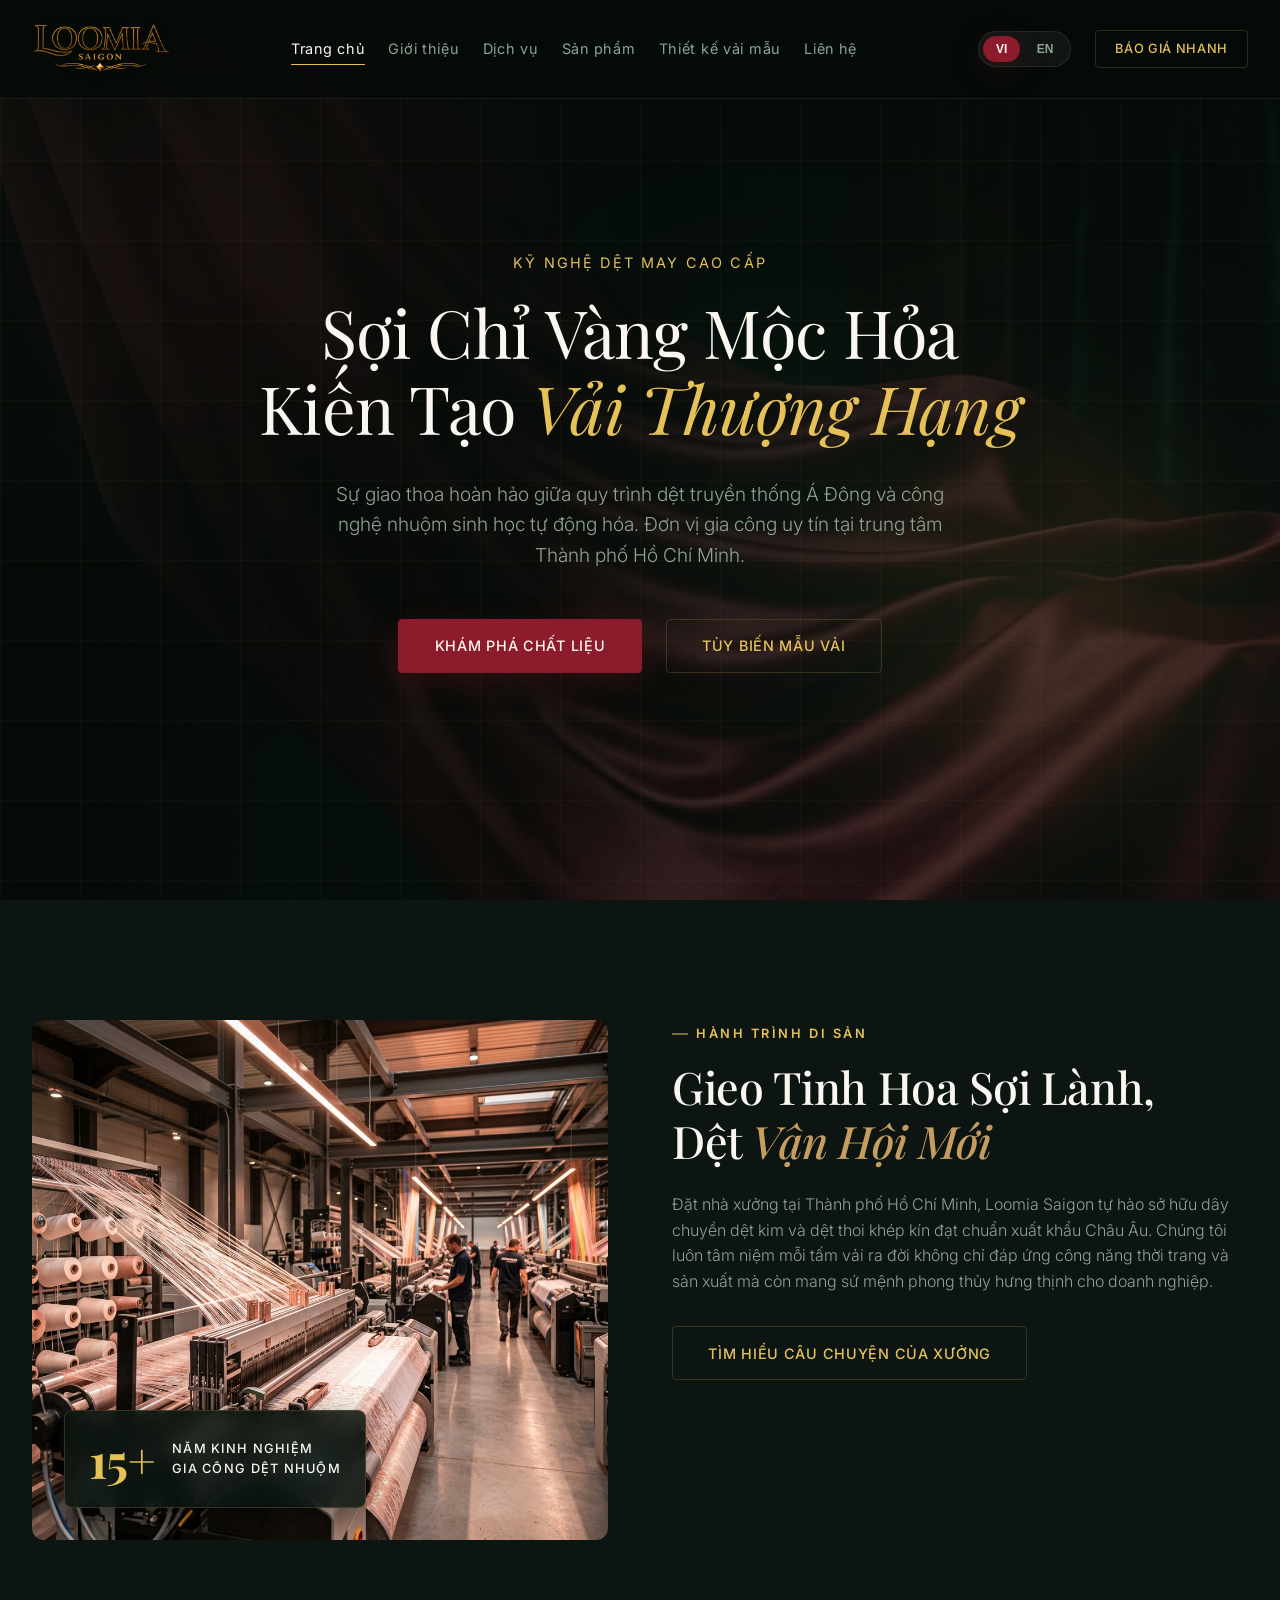
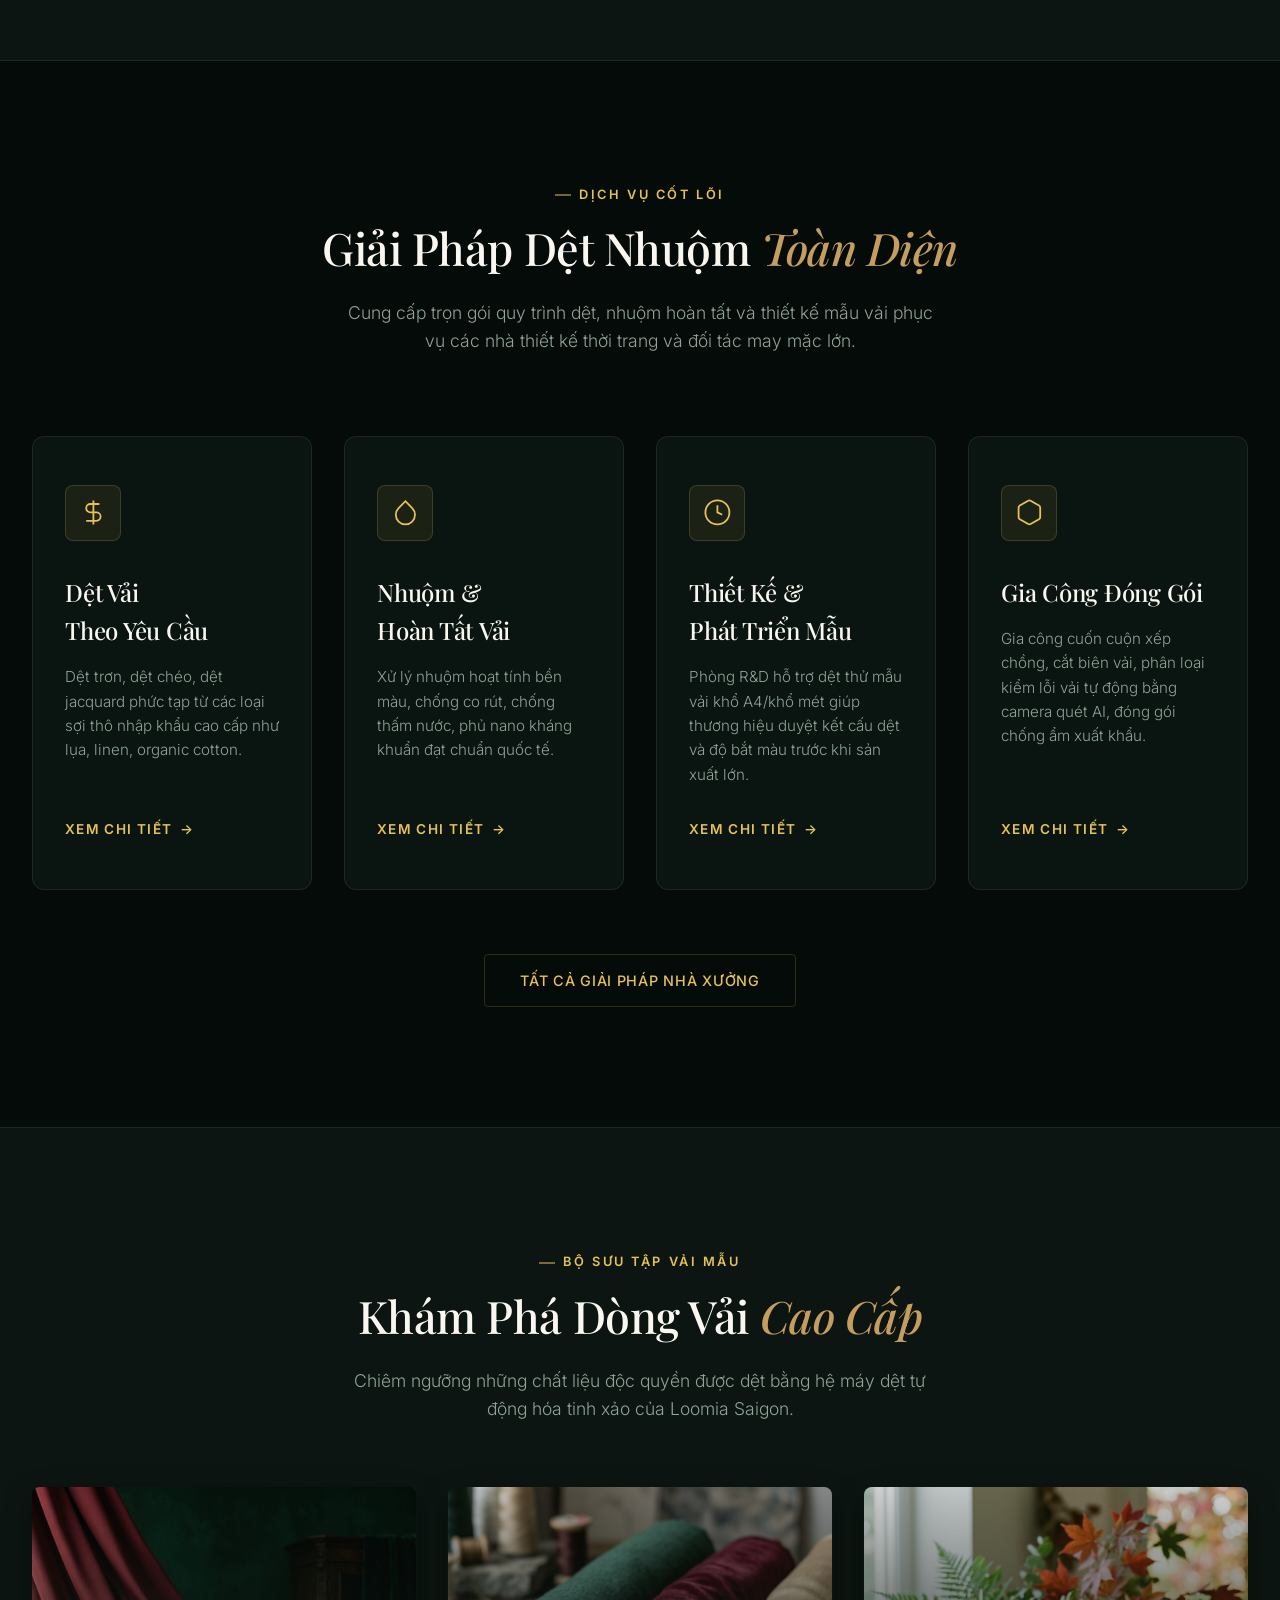
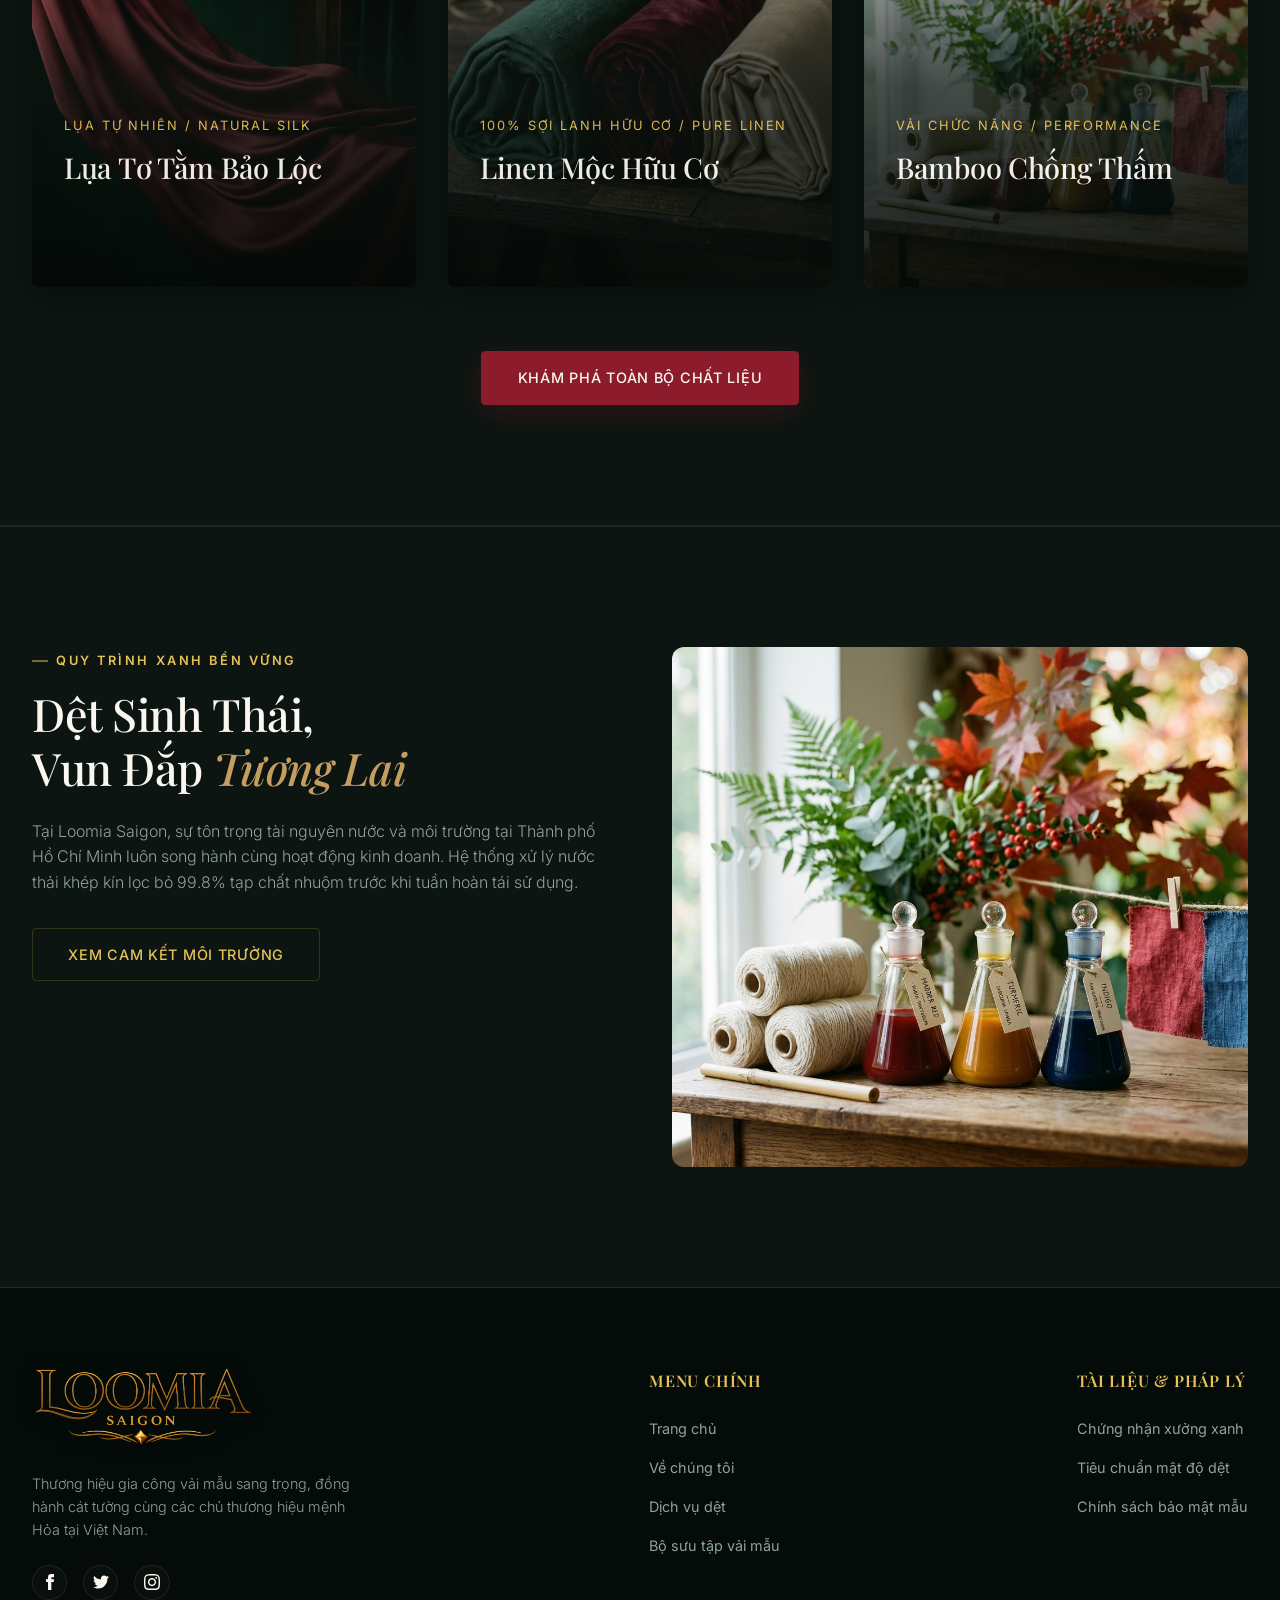
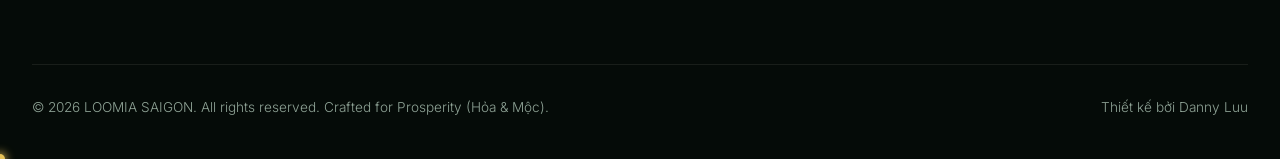
<file: index.html>
﻿<!DOCTYPE html>
<html lang="vi">
<head>
    <meta charset="UTF-8">
    <meta name="viewport" content="width=device-width, initial-scale=1.0">
    <title data-i18n="title_home">Loomia Saigon | Dệt May & Gia Công Vải Cao Cấp Hàng Đầu TP.HCM</title>
    <meta name="description" content="Nhà xưởng dệt may và gia công vải mẫu cao cấp tại Thành phố Hồ Chí Minh. Loomia Saigon cung cấp các sản phẩm dệt thoi, dệt kim, nhuộm organic và phát triển mẫu vải chất lượng quốc tế.">
    
    <!-- CSS Stylesheet -->
    <link rel="stylesheet" href="css/style.css">
</head>
<body>

    <!-- ==========================================
       LUXURIOUS PAGE TRANSITION CURTAINS
       ========================================== -->
    <div id="pageTransitionCurtains" class="curtain-overlay">
        <div class="curtain-panel curtain-left"></div>
        <div class="curtain-panel curtain-right"></div>
    </div>

    <!-- ==========================================
       HEADER NAVIGATION (SHARED)
       ========================================== -->
    <header class="header-nav">
        <div class="container header-container">
            <a href="index.html" class="nav-logo"><img src="assets/logo.png" alt="Loomia Saigon" class="logo-img"></a>
            
            <ul class="nav-menu" id="navMenu">
                <li><a href="index.html" class="nav-link active" data-i18n="nav_home">Trang chủ</a></li>
                <li><a href="about.html" class="nav-link" data-i18n="nav_about">Giới thiệu</a></li>
                <li><a href="services.html" class="nav-link" data-i18n="nav_services">Dịch vụ</a></li>
                <li><a href="collection.html" class="nav-link" data-i18n="nav_products">Sản phẩm</a></li>
                <li><a href="configurator.html" class="nav-link" data-i18n="nav_config">Thiết kế vải mẫu</a></li>
                <li><a href="contact.html" class="nav-link" data-i18n="nav_contact">Liên hệ</a></li>
            </ul>

            <div class="nav-controls">
                <div class="lang-switch">
                    <button class="lang-btn active" onclick="switchLanguage('vi')">VI</button>
                    <button class="lang-btn" onclick="switchLanguage('en')">EN</button>
                </div>
                <a href="configurator.html" class="btn btn-secondary" style="padding: 0.5rem 1.2rem; font-size: 0.8rem;" data-i18n="cta_quote">
                    Báo giá nhanh
                </a>
            </div>

            <button class="mobile-nav-toggle" id="mobileNavToggle" aria-label="Toggle Navigation">
                <span></span>
                <span></span>
                <span></span>
            </button>
        </div>
    </header>

    <!-- ==========================================
       HERO SECTION
       ========================================== -->
    <section class="hero" id="home">
        <div class="floating-orb orb-burgundy" style="top: 10%; left: 5%;"></div>
        <div class="floating-orb orb-gold" style="bottom: 15%; right: 5%;"></div>
        <div class="floating-orb orb-emerald" style="top: 40%; left: 50%;"></div>
        <div class="container hero-content">
            <span class="hero-subtitle" data-i18n="hero_subtitle">Kỹ Nghệ Dệt May Cao Cấp</span>
            <h1 class="hero-title" data-i18n="hero_title">
                Sợi Chỉ Vàng Mộc Hỏa<br>Kiến Tạo <span>Vải Thượng Hạng</span>
            </h1>
            <p class="hero-desc" data-i18n="hero_desc">
                Sự giao thoa hoàn hảo giữa quy trình dệt truyền thống Á Đông và công nghệ nhuộm sinh học tự động hóa. Đơn vị gia công uy tín tại trung tâm Thành phố Hồ Chí Minh.
            </p>
            <div class="hero-buttons">
                <a href="collection.html" class="btn btn-primary" data-i18n="hero_btn_explore">
                    Khám phá chất liệu <span class="btn-icon">→</span>
                </a>
                <a href="configurator.html" class="btn btn-secondary" data-i18n="hero_btn_config">
                    Tùy biến mẫu vải
                </a>
            </div>
        </div>
    </section>

    <!-- ==========================================
       ABOUT TEASER SECTION
       ========================================== -->
    <section class="about reveal" id="about">
        <div class="container grid-2">
            <div class="about-img-wrapper">
                <img src="assets/factory_weaving.png" alt="Nhà máy dệt vải hiện đại Loomia Saigon" class="about-img">
                <div class="about-badge">
                    <div class="badge-number">15+</div>
                    <div class="badge-text" data-i18n="about_experience">Năm kinh nghiệm<br>gia công dệt nhuộm</div>
                </div>
            </div>
            
            <div class="about-content">
                <span class="section-tag" data-i18n="about_tag">Hành trình di sản</span>
                <h2 class="section-title" data-i18n="about_title">Gieo Tinh Hoa Sợi Lành,<br>Dệt <span>Vận Hội Mới</span></h2>
                <p class="about-desc" data-i18n="about_desc1">
                    Đặt nhà xưởng tại Thành phố Hồ Chí Minh, Loomia Saigon tự hào sở hữu dây chuyền dệt kim và dệt thoi khép kín đạt chuẩn xuất khẩu Châu Âu. Chúng tôi luôn tâm niệm mỗi tấm vải ra đời không chỉ đáp ứng công năng thời trang và sản xuất mà còn mang sứ mệnh phong thủy hưng thịnh cho doanh nghiệp.
                </p>
                <div style="margin-top: 2rem;">
                    <a href="about.html" class="btn btn-secondary" data-i18n="home_btn_about">
                        Tìm hiểu câu chuyện của xưởng
                    </a>
                </div>
            </div>
        </div>
    </section>

    <!-- ==========================================
       SERVICES HIGHLIGHT GRID
       ========================================== -->
    <section class="services reveal" id="services">
        <div class="container">
            <div style="text-align: center; margin-bottom: 5rem;">
                <span class="section-tag" data-i18n="services_tag">Dịch vụ cốt lõi</span>
                <h2 class="section-title" data-i18n="services_title">Giải Pháp Dệt Nhuộm <span>Toàn Diện</span></h2>
                <p class="section-desc" style="margin: 0 auto; margin-bottom: 2rem;" data-i18n="services_desc">
                    Cung cấp trọn gói quy trình dệt, nhuộm hoàn tất và thiết kế mẫu vải phục vụ các nhà thiết kế thời trang và đối tác may mặc lớn.
                </p>
            </div>

            <div class="grid-4">
                <div class="service-card glass-panel">
                    <div class="service-icon-box">
                        <svg class="service-icon" viewBox="0 0 24 24">
                            <path d="M12 2v20M17 5H9.5a3.5 3.5 0 0 0 0 7h5a3.5 3.5 0 0 1 0 7H6" />
                        </svg>
                    </div>
                    <h3 class="service-card-title" data-i18n="srv1_title">Dệt Vải Theo Yêu&nbsp;Cầu</h3>
                    <p class="service-card-desc" data-i18n="srv1_desc">
                        Dệt trơn, dệt chéo, dệt jacquard phức tạp từ các loại sợi thô nhập khẩu cao cấp.
                    </p>
                    <a href="services.html" class="service-link">
                        <span data-i18n="srv_more">Xem chi tiết</span> <span class="service-link-arrow">→</span>
                    </a>
                </div>

                <div class="service-card glass-panel">
                    <div class="service-icon-box">
                        <svg class="service-icon" viewBox="0 0 24 24">
                            <path d="M12 2.69l5.66 5.66a8 8 0 1 1-11.31 0z" />
                        </svg>
                    </div>
                    <h3 class="service-card-title" data-i18n="srv2_title">Nhuộm & Hoàn Tất&nbsp;Vải</h3>
                    <p class="service-card-desc" data-i18n="srv2_desc">
                        Xử lý nhuộm hoạt tính bền màu, chống co rút, chống thấm nước, phủ nano kháng khuẩn.
                    </p>
                    <a href="services.html" class="service-link">
                        <span data-i18n="srv_more">Xem chi tiết</span> <span class="service-link-arrow">→</span>
                    </a>
                </div>

                <div class="service-card glass-panel">
                    <div class="service-icon-box">
                        <svg class="service-icon" viewBox="0 0 24 24">
                            <path d="M12 22c5.523 0 10-4.477 10-10S17.523 2 12 2 2 6.477 2 12s4.477 10 10 10zM12 6v6l4 2" />
                        </svg>
                    </div>
                    <h3 class="service-card-title" data-i18n="srv3_title">Thiết Kế & Phát Triển&nbsp;Mẫu</h3>
                    <p class="service-card-desc" data-i18n="srv3_desc">
                        Phòng R&D hỗ trợ dệt thử mẫu vải giúp thương hiệu duyệt chất lượng dệt trước khi sản xuất lớn.
                    </p>
                    <a href="services.html" class="service-link">
                        <span data-i18n="srv_more">Xem chi tiết</span> <span class="service-link-arrow">→</span>
                    </a>
                </div>

                <div class="service-card glass-panel">
                    <div class="service-icon-box">
                        <svg class="service-icon" viewBox="0 0 24 24">
                            <path d="M21 16V8a2 2 0 0 0-1-1.73l-7-4a2 2 0 0 0-2 0l-7 4A2 2 0 0 0 3 8v8a2 2 0 0 0 1 1.73l7 4a2 2 0 0 0 2 0l7-4A2 2 0 0 0 21 16z" />
                        </svg>
                    </div>
                    <h3 class="service-card-title" data-i18n="srv4_title">Gia Công Đóng&nbsp;Gói</h3>
                    <p class="service-card-desc" data-i18n="srv4_desc">
                        Gia công cuốn cuộn xếp chồng, cắt biên vải, phân loại kiểm lỗi vải tự động và đóng gói xuất khẩu.
                    </p>
                    <a href="services.html" class="service-link">
                        <span data-i18n="srv_more">Xem chi tiết</span> <span class="service-link-arrow">→</span>
                    </a>
                </div>
            </div>
            
            <div style="text-align: center; margin-top: 4rem;">
                <a href="services.html" class="btn btn-secondary" data-i18n="home_btn_services">
                    Tất cả giải pháp nhà xưởng
                </a>
            </div>
        </div>
    </section>

    <!-- ==========================================
       FABRIC SWATCHES TEASER
       ========================================== -->
    <section class="collection reveal">
        <div class="container">
            <div style="text-align: center; margin-bottom: 4rem;">
                <span class="section-tag" data-i18n="coll_tag">Bộ sưu tập vải mẫu</span>
                <h2 class="section-title" data-i18n="coll_title">Khám Phá Dòng Vải <span>Cao Cấp</span></h2>
                <p class="section-desc" style="margin: 0 auto;" data-i18n="coll_desc">
                    Chiêm ngưỡng những chất liệu độc quyền được dệt bằng hệ máy dệt tự động hóa tinh xảo của Loomia Saigon.
                </p>
            </div>

            <div class="collection-grid" style="margin-bottom: 4rem;">
                <!-- Highlight 1 -->
                <div class="fabric-card" data-category="luxury">
                    <div class="fabric-img-wrapper">
                        <img src="assets/hero_fabric.png" alt="Lụa Tơ Tằm Bảo Lộc" class="fabric-img">
                        <div class="fabric-overlay">
                            <span class="fabric-type" data-i18n="fab1_type">Lụa tự nhiên / Natural Silk</span>
                            <h3 class="fabric-name" data-i18n="fab1_name">Lụa Tơ Tằm Bảo Lộc</h3>
                            <a href="collection.html" class="fabric-cta-btn" data-i18n="fab_learn_more">Xem đặc tính dệt →</a>
                        </div>
                    </div>
                </div>

                <!-- Highlight 2 -->
                <div class="fabric-card" data-category="natural">
                    <div class="fabric-img-wrapper">
                        <img src="assets/fabric_collection.png" alt="Vải Linen Mộc Hữu Cơ" class="fabric-img">
                        <div class="fabric-overlay">
                            <span class="fabric-type" data-i18n="fab2_type">100% Sợi lanh hữu cơ / Pure Linen</span>
                            <h3 class="fabric-name" data-i18n="fab2_name">Linen Mộc Hữu Cơ</h3>
                            <a href="collection.html" class="fabric-cta-btn" data-i18n="fab_learn_more">Xem đặc tính dệt →</a>
                        </div>
                    </div>
                </div>

                <!-- Highlight 3 -->
                <div class="fabric-card" data-category="technical">
                    <div class="fabric-img-wrapper">
                        <img src="assets/sustainable_textile.png" alt="Vải Sợi Tre Hoạt Tính" class="fabric-img">
                        <div class="fabric-overlay">
                            <span class="fabric-type" data-i18n="fab3_type">Vải chức năng / Performance</span>
                            <h3 class="fabric-name" data-i18n="fab3_name">Bamboo Chống Thấm</h3>
                            <a href="collection.html" class="fabric-cta-btn" data-i18n="fab_learn_more">Xem đặc tính dệt →</a>
                        </div>
                    </div>
                </div>
            </div>

            <div style="text-align: center;">
                <a href="collection.html" class="btn btn-primary" data-i18n="home_btn_explore_all">
                    Khám phá toàn bộ chất liệu
                </a>
            </div>
        </div>
    </section>

    <!-- ==========================================
       ECO PORTAL PREVIEW
       ========================================== -->
    <section class="sustainability reveal">
        <div class="container grid-2">
            <div class="sustainability-content">
                <span class="section-tag" data-i18n="eco_tag">Quy trình xanh bền vững</span>
                <h2 class="section-title" data-i18n="eco_title">Dệt Sinh Thái,<br>Vun Đắp <span>Tương Lai</span></h2>
                <p class="about-desc" style="margin-bottom: 2rem;" data-i18n="eco_desc1">
                    Tại Loomia Saigon, sự tôn trọng tài nguyên nước và môi trường tại Thành phố Hồ Chí Minh luôn song hành cùng hoạt động kinh doanh. Hệ thống xử lý nước thải khép kín lọc bỏ 99.8% tạp chất nhuộm trước khi tuần hoàn tái sử dụng.
                </p>
                <div style="margin-top: 2rem;">
                    <a href="about.html" class="btn btn-secondary" data-i18n="home_btn_eco">
                        Xem cam kết môi trường
                    </a>
                </div>
            </div>
            <div class="about-img-wrapper">
                <img src="assets/sustainable_textile.png" alt="Quy trình dệt nhuộm bảo vệ môi trường" class="about-img">
            </div>
        </div>
    </section>



    <!-- ==========================================
       FOOTER SECTION (SHARED)
       ========================================== -->
    <footer class="footer">
        <div class="container">
            <div class="footer-top">
                <div class="footer-brand">
                    <a href="index.html" class="footer-logo"><img src="assets/logo.png" alt="Loomia Saigon" class="logo-img footer-logo-img"></a>
                    <p style="font-size: 0.9rem; margin-bottom: 1.5rem;" data-i18n="foot_desc">
                        Thương hiệu gia công vải mẫu sang trọng, đồng hành cát tường cùng các chủ thương hiệu mệnh Hỏa tại Việt Nam.
                    </p>
                    <div class="social-links">
                        <a href="#" class="social-btn">
                            <svg class="social-btn-svg" viewBox="0 0 24 24"><path d="M9 8h-3v4h3v12h5v-12h3.642l.358-4h-4v-1.667c0-.955.192-1.333 1.115-1.333h2.885v-5h-3.808c-3.596 0-5.192 1.583-5.192 4.615v3.385z"/></svg>
                        </a>
                        <a href="#" class="social-btn">
                            <svg class="social-btn-svg" viewBox="0 0 24 24"><path d="M24 4.557c-.883.392-1.832.656-2.828.775 1.017-.609 1.798-1.574 2.165-2.724-.951.564-2.005.974-3.127 1.195-.897-.957-2.178-1.555-3.594-1.555-3.179 0-5.515 2.966-4.797 6.045-4.091-.205-7.719-2.165-10.148-5.144-1.29 2.213-.669 5.108 1.523 6.574-.806-.026-1.566-.247-2.229-.616-.054 2.281 1.581 4.415 3.949 4.89-.693.188-1.452.232-2.224.084.626 1.956 2.444 3.379 4.6 3.419-2.07 1.623-4.678 2.348-7.29 2.04 2.179 1.397 4.768 2.212 7.548 2.212 9.142 0 14.307-7.721 13.995-14.646.962-.695 1.797-1.562 2.457-2.549z"/></svg>
                        </a>
                        <a href="#" class="social-btn">
                            <svg class="social-btn-svg" viewBox="0 0 24 24"><path d="M12 2.163c3.204 0 3.584.012 4.85.07 3.252.148 4.771 1.691 4.919 4.919.058 1.265.069 1.645.069 4.849 0 3.205-.012 3.584-.069 4.849-.149 3.225-1.664 4.771-4.919 4.919-1.266.058-1.644.07-4.85.07-3.204 0-3.584-.012-4.849-.07-3.26-.149-4.771-1.699-4.919-4.92-.058-1.265-.07-1.644-.07-4.849 0-3.204.013-3.583.07-4.849.149-3.227 1.664-4.771 4.919-4.919 1.266-.057 1.645-.069 4.849-.069zm0-2c-3.259 0-3.667.014-4.947.072-4.358.2-6.78 2.618-6.98 6.98-.059 1.281-.073 1.689-.073 4.948 0 3.259.014 3.668.072 4.948.2 4.358 2.618 6.78 6.98 6.98 1.281.058 1.689.072 4.948.072 3.259 0 3.668-.014 4.948-.072 4.354-.2 6.782-2.618 6.979-6.98.059-1.28.073-1.689.073-4.948 0-3.259-.014-3.667-.072-4.947-.196-4.354-2.617-6.78-6.979-6.98-1.281-.059-1.69-.073-4.949-.073zm0 5.838c-3.403 0-6.162 2.759-6.162 6.162s2.759 6.163 6.162 6.163 6.162-2.759 6.162-6.163c0-3.403-2.759-6.162-6.162-6.162zm0 10.162c-2.209 0-4-1.79-4-4 0-2.209 1.791-4 4-4s4 1.791 4 4c0 2.21-1.791 4-4 4zm6.406-11.845c-.796 0-1.441.645-1.441 1.44s.645 1.44 1.441 1.44c.795 0 1.439-.645 1.439-1.44s-.644-1.44-1.439-1.44z"/></svg>
                        </a>
                    </div>
                </div>

                <div class="footer-links-col">
                    <h5 class="footer-links-title" data-i18n="foot_title_nav">Menu chính</h5>
                    <a href="index.html" class="footer-link" data-i18n="foot_nav_home">Trang chủ</a>
                    <a href="about.html" class="footer-link" data-i18n="foot_nav_about">Về chúng tôi</a>
                    <a href="services.html" class="footer-link" data-i18n="foot_nav_srv">Dịch vụ dệt</a>
                    <a href="collection.html" class="footer-link" data-i18n="foot_nav_coll">Bộ sưu tập vải mẫu</a>
                </div>

                <div class="footer-links-col">
                    <h5 class="footer-links-title" data-i18n="foot_title_doc">Tài liệu & Pháp lý</h5>
                    <a href="#" class="footer-link" data-i18n="foot_doc_cert">Chứng nhận xưởng xanh</a>
                    <a href="#" class="footer-link" data-i18n="foot_doc_spec">Tiêu chuẩn mật độ dệt</a>
                    <a href="#" class="footer-link" data-i18n="foot_doc_policy">Chính sách bảo mật mẫu</a>
                </div>
            </div>

            <div class="footer-bottom">
                <p data-i18n="foot_copy">&copy; 2026 LOOMIA SAIGON. All rights reserved. Crafted for Prosperity (Hỏa & Mộc).</p>
                <p data-i18n="foot_made_by">Thiết kế bởi Danny Luu</p>
            </div>
        </div>
    </footer>

    <!-- JS Script -->
    <script src="js/main.js"></script>
    <script src="js/cursor.js"></script>
</body>
</html>
</file>
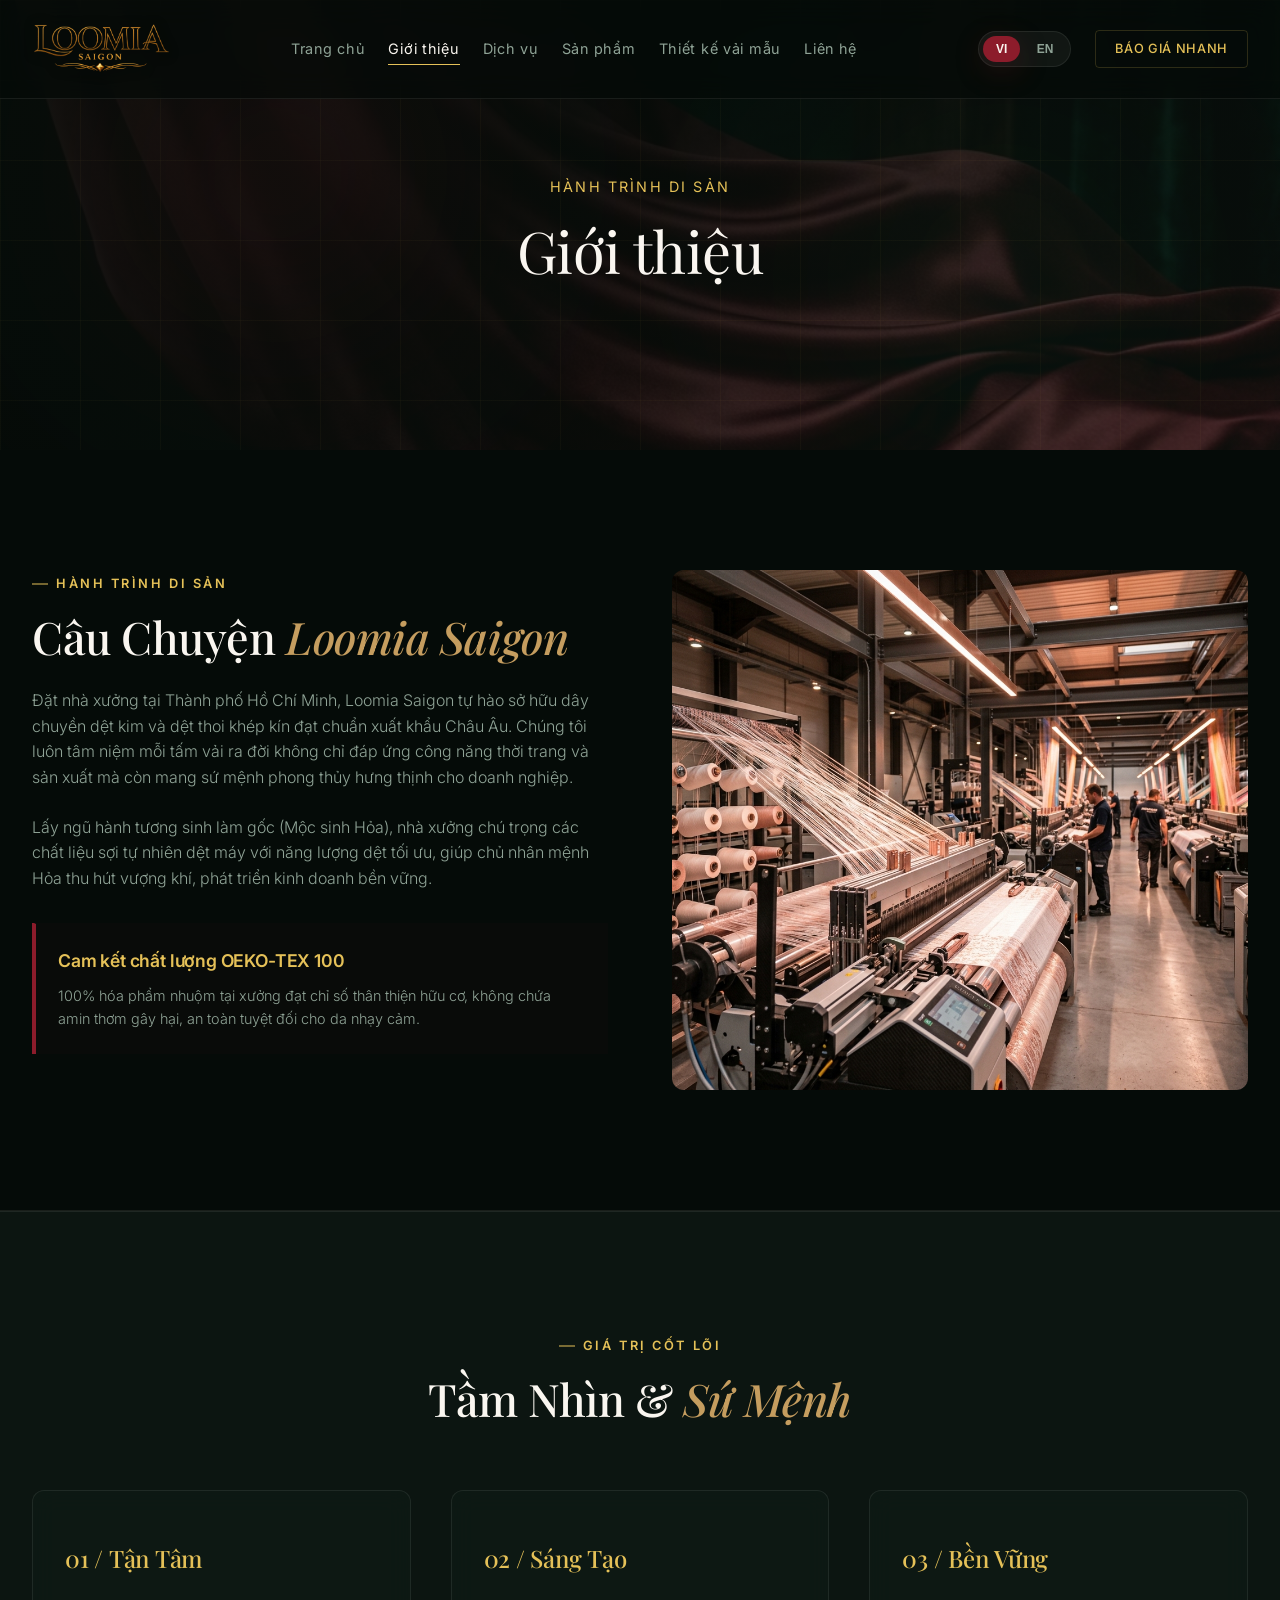
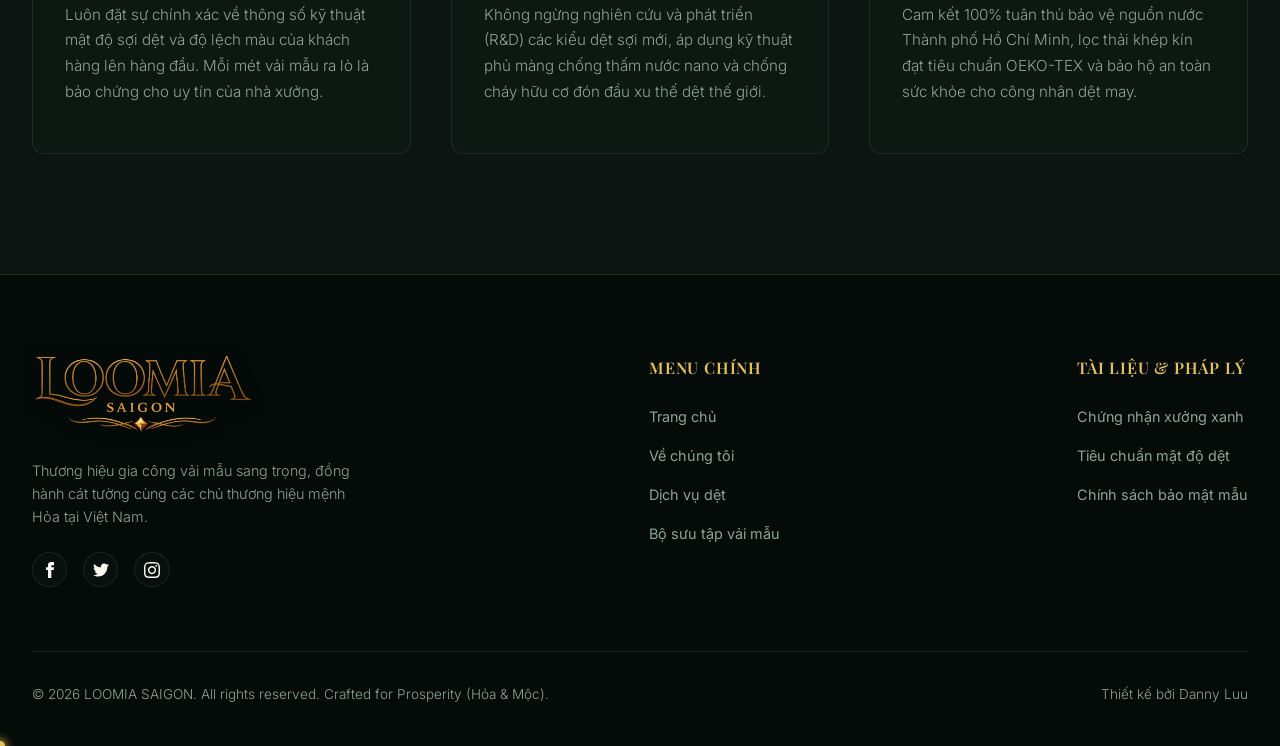
<file: about.html>
﻿<!DOCTYPE html>
<html lang="vi">
<head>
    <meta charset="UTF-8">
    <meta name="viewport" content="width=device-width, initial-scale=1.0">
    <title data-i18n="title_about">Giới thiệu | Loomia Saigon - Kỹ nghệ dệt may TP.HCM</title>
    <meta name="description" content="Khám phá hành trình di sản 15 năm dệt may cao cấp, triết lý kinh doanh Mộc sinh Hỏa và các cam kết môi trường đạt chuẩn OEKO-TEX của Loomia Saigon tại TP.HCM.">
    <link rel="stylesheet" href="css/style.css">
</head>
<body>

    <!-- ==========================================
       LUXURIOUS PAGE TRANSITION CURTAINS
       ========================================== -->
    <div id="pageTransitionCurtains" class="curtain-overlay">
        <div class="curtain-panel curtain-left"></div>
        <div class="curtain-panel curtain-right"></div>
    </div>

    <!-- ==========================================
       HEADER NAVIGATION (SHARED)
       ========================================== -->
    <header class="header-nav">
        <div class="container header-container">
            <a href="index.html" class="nav-logo"><img src="assets/logo.png" alt="Loomia Saigon" class="logo-img"></a>
            
            <ul class="nav-menu" id="navMenu">
                <li><a href="index.html" class="nav-link" data-i18n="nav_home">Trang chủ</a></li>
                <li><a href="about.html" class="nav-link" data-i18n="nav_about">Giới thiệu</a></li>
                <li><a href="services.html" class="nav-link" data-i18n="nav_services">Dịch vụ</a></li>
                <li><a href="collection.html" class="nav-link" data-i18n="nav_products">Sản phẩm</a></li>
                <li><a href="configurator.html" class="nav-link" data-i18n="nav_config">Thiết kế vải mẫu</a></li>
                <li><a href="contact.html" class="nav-link" data-i18n="nav_contact">Liên hệ</a></li>
            </ul>

            <div class="nav-controls">
                <div class="lang-switch">
                    <button class="lang-btn active" onclick="switchLanguage('vi')">VI</button>
                    <button class="lang-btn" onclick="switchLanguage('en')">EN</button>
                </div>
                <a href="configurator.html" class="btn btn-secondary" style="padding: 0.5rem 1.2rem; font-size: 0.8rem;" data-i18n="cta_quote">
                    Báo giá nhanh
                </a>
            </div>

            <button class="mobile-nav-toggle" id="mobileNavToggle" aria-label="Toggle Navigation">
                <span></span>
                <span></span>
                <span></span>
            </button>
        </div>
    </header>

    <!-- ==========================================
       SUBPAGE HERO BANNER
       ========================================== -->
    <section class="hero" style="height: 50vh; min-height: 380px; padding-top: 8rem;">
        <div class="floating-orb orb-burgundy" style="top: 5%; left: 10%;"></div>
        <div class="floating-orb orb-emerald" style="bottom: 5%; right: 10%;"></div>
        <div class="container hero-content">
            <span class="hero-subtitle" data-i18n="about_tag">Hành trình di sản</span>
            <h1 class="hero-title" style="font-size: clamp(2rem, 4.5vw, 3.8rem);" data-i18n="nav_about">Giới thiệu</h1>
        </div>
    </section>

    <!-- ==========================================
       DETAILED ABOUT STORY
       ========================================== -->
    <section class="about" style="background-color: var(--bg-deep);">
        <div class="container grid-2">
            <div class="about-content">
                <span class="section-tag" data-i18n="about_tag">Về chúng tôi</span>
                <h2 class="section-title" data-i18n="about_story_title">Câu Chuyện <span>Loomia Saigon</span></h2>
                <p class="about-desc" style="margin-bottom: 1.5rem;" data-i18n="about_desc1">
                    Đặt nhà xưởng tại Thành phố Hồ Chí Minh, Loomia Saigon tự hào sở hữu dây chuyền dệt kim và dệt thoi khép kín đạt chuẩn xuất khẩu Châu Âu. Chúng tôi luôn tâm niệm mỗi tấm vải ra đời không chỉ đáp ứng công năng thời trang và sản xuất mà còn mang sứ mệnh phong thủy hưng thịnh cho doanh nghiệp.
                </p>
                <p class="about-desc" style="margin-bottom: 2rem;" data-i18n="about_desc2">
                    Lấy ngũ hành tương sinh làm gốc (Mộc sinh Hỏa), nhà xưởng chú trọng các chất liệu sợi tự nhiên dệt máy với năng lượng dệt tối ưu, giúp chủ nhân mệnh Hỏa thu hút vượng khí, phát triển kinh doanh bền vững.
                </p>
                <div class="about-highlight-box">
                    <h4 class="about-highlight-title" data-i18n="about_hl_title">Cam kết chất lượng OEKO-TEX 100</h4>
                    <p style="font-size: 0.9rem;" data-i18n="about_hl_desc">
                        100% hóa phẩm nhuộm tại xưởng đạt chỉ số thân thiện hữu cơ, không chứa amin thơm gây hại, an toàn tuyệt đối cho da nhạy cảm.
                    </p>
                </div>
            </div>
            
            <div class="about-img-wrapper">
                <img src="assets/factory_weaving.png" alt="Nhà xưởng dệt hiện đại TP.HCM" class="about-img">
            </div>
        </div>
    </section>

    <!-- ==========================================
       CORE VALUES & VISION
       ========================================== -->
    <section class="services" style="background-color: var(--bg-slate); border-top: 1px solid var(--border-light);">
        <div class="container">
            <div style="text-align: center; margin-bottom: 4rem;">
                <span class="section-tag" data-i18n="about_values_tag">Giá trị cốt lõi</span>
                <h2 class="section-title" data-i18n="about_vision_title">Tầm Nhìn & <span>Sứ Mệnh</span></h2>
            </div>
            
            <div class="grid-3">
                <div class="glass-panel" style="padding: 3rem 2rem;">
                    <h3 class="service-card-title" style="color: var(--gold-accent); margin-bottom: 1.5rem;" data-i18n="about_val1_title">01 / Tận Tâm</h3>
                    <p style="font-size: 0.95rem; line-height: 1.7;" data-i18n="about_val1_desc">
                        Luôn đặt sự chính xác về thông số kỹ thuật mật độ sợi dệt và độ lệch màu của khách hàng lên hàng đầu. Mỗi mét vải mẫu ra lò là bảo chứng cho uy tín của nhà xưởng.
                    </p>
                </div>
                
                <div class="glass-panel" style="padding: 3rem 2rem;">
                    <h3 class="service-card-title" style="color: var(--gold-accent); margin-bottom: 1.5rem;" data-i18n="about_val2_title">02 / Sáng Tạo</h3>
                    <p style="font-size: 0.95rem; line-height: 1.7;" data-i18n="about_val2_desc">
                        Không ngừng nghiên cứu và phát triển (R&D) các kiểu dệt sợi mới, áp dụng kỹ thuật phủ màng chống thấm nước nano và chống cháy hữu cơ đón đầu xu thế dệt thế giới.
                    </p>
                </div>
                
                <div class="glass-panel" style="padding: 3rem 2rem;">
                    <h3 class="service-card-title" style="color: var(--gold-accent); margin-bottom: 1.5rem;" data-i18n="about_val3_title">03 / Bền Vững</h3>
                    <p style="font-size: 0.95rem; line-height: 1.7;" data-i18n="about_val3_desc">
                        Cam kết 100% tuân thủ bảo vệ nguồn nước Thành phố Hồ Chí Minh, lọc thải khép kín đạt tiêu chuẩn OEKO-TEX và bảo hộ an toàn sức khỏe cho công nhân dệt may.
                    </p>
                </div>
            </div>
        </div>
    </section>



    <!-- ==========================================
       FOOTER SECTION (SHARED)
       ========================================== -->
    <footer class="footer">
        <div class="container">
            <div class="footer-top">
                <div class="footer-brand">
                    <a href="index.html" class="footer-logo"><img src="assets/logo.png" alt="Loomia Saigon" class="logo-img footer-logo-img"></a>
                    <p style="font-size: 0.9rem; margin-bottom: 1.5rem;" data-i18n="foot_desc">
                        Thương hiệu gia công vải mẫu sang trọng, đồng hành cát tường cùng các chủ thương hiệu mệnh Hỏa tại Việt Nam.
                    </p>
                    <div class="social-links">
                        <a href="#" class="social-btn">
                            <svg class="social-btn-svg" viewBox="0 0 24 24"><path d="M9 8h-3v4h3v12h5v-12h3.642l.358-4h-4v-1.667c0-.955.192-1.333 1.115-1.333h2.885v-5h-3.808c-3.596 0-5.192 1.583-5.192 4.615v3.385z"/></svg>
                        </a>
                        <a href="#" class="social-btn">
                            <svg class="social-btn-svg" viewBox="0 0 24 24"><path d="M24 4.557c-.883.392-1.832.656-2.828.775 1.017-.609 1.798-1.574 2.165-2.724-.951.564-2.005.974-3.127 1.195-.897-.957-2.178-1.555-3.594-1.555-3.179 0-5.515 2.966-4.797 6.045-4.091-.205-7.719-2.165-10.148-5.144-1.29 2.213-.669 5.108 1.523 6.574-.806-.026-1.566-.247-2.229-.616-.054 2.281 1.581 4.415 3.949 4.89-.693.188-1.452.232-2.224.084.626 1.956 2.444 3.379 4.6 3.419-2.07 1.623-4.678 2.348-7.29 2.04 2.179 1.397 4.768 2.212 7.548 2.212 9.142 0 14.307-7.721 13.995-14.646.962-.695 1.797-1.562 2.457-2.549z"/></svg>
                        </a>
                        <a href="#" class="social-btn">
                            <svg class="social-btn-svg" viewBox="0 0 24 24"><path d="M12 2.163c3.204 0 3.584.012 4.85.07 3.252.148 4.771 1.691 4.919 4.919.058 1.265.069 1.645.069 4.849 0 3.205-.012 3.584-.069 4.849-.149 3.225-1.664 4.771-4.919 4.919-1.266.058-1.644.07-4.85.07-3.204 0-3.584-.012-4.849-.07-3.26-.149-4.771-1.699-4.919-4.92-.058-1.265-.07-1.644-.07-4.849 0-3.204.013-3.583.07-4.849.149-3.227 1.664-4.771 4.919-4.919 1.266-.057 1.645-.069 4.849-.069zm0-2c-3.259 0-3.667.014-4.947.072-4.358.2-6.78 2.618-6.98 6.98-.059 1.281-.073 1.689-.073 4.948 0 3.259.014 3.668.072 4.948.2 4.358 2.618 6.78 6.98 6.98 1.281.058 1.689.072 4.948.072 3.259 0 3.668-.014 4.948-.072 4.354-.2 6.782-2.618 6.979-6.98.059-1.28.073-1.689.073-4.948 0-3.259-.014-3.667-.072-4.947-.196-4.354-2.617-6.78-6.979-6.98-1.281-.059-1.69-.073-4.949-.073zm0 5.838c-3.403 0-6.162 2.759-6.162 6.162s2.759 6.163 6.162 6.163 6.162-2.759 6.162-6.163c0-3.403-2.759-6.162-6.162-6.162zm0 10.162c-2.209 0-4-1.79-4-4 0-2.209 1.791-4 4-4s4 1.791 4 4c0 2.21-1.791 4-4 4zm6.406-11.845c-.796 0-1.441.645-1.441 1.44s.645 1.44 1.441 1.44c.795 0 1.439-.645 1.439-1.44s-.644-1.44-1.439-1.44z"/></svg>
                        </a>
                    </div>
                </div>

                <div class="footer-links-col">
                    <h5 class="footer-links-title" data-i18n="foot_title_nav">Menu chính</h5>
                    <a href="index.html" class="footer-link" data-i18n="foot_nav_home">Trang chủ</a>
                    <a href="about.html" class="footer-link" data-i18n="foot_nav_about">Về chúng tôi</a>
                    <a href="services.html" class="footer-link" data-i18n="foot_nav_srv">Dịch vụ dệt</a>
                    <a href="collection.html" class="footer-link" data-i18n="foot_nav_coll">Bộ sưu tập vải mẫu</a>
                </div>

                <div class="footer-links-col">
                    <h5 class="footer-links-title" data-i18n="foot_title_doc">Tài liệu & Pháp lý</h5>
                    <a href="#" class="footer-link" data-i18n="foot_doc_cert">Chứng nhận xưởng xanh</a>
                    <a href="#" class="footer-link" data-i18n="foot_doc_spec">Tiêu chuẩn mật độ dệt</a>
                    <a href="#" class="footer-link" data-i18n="foot_doc_policy">Chính sách bảo mật mẫu</a>
                </div>
            </div>

            <div class="footer-bottom">
                <p data-i18n="foot_copy">&copy; 2026 LOOMIA SAIGON. All rights reserved. Crafted for Prosperity (Hỏa & Mộc).</p>
                <p data-i18n="foot_made_by">Thiết kế bởi Danny Luu</p>
            </div>
        </div>
    </footer>

    <!-- JS Script -->
    <script src="js/main.js"></script>
    <script src="js/cursor.js"></script>
</body>
</html>
</file>
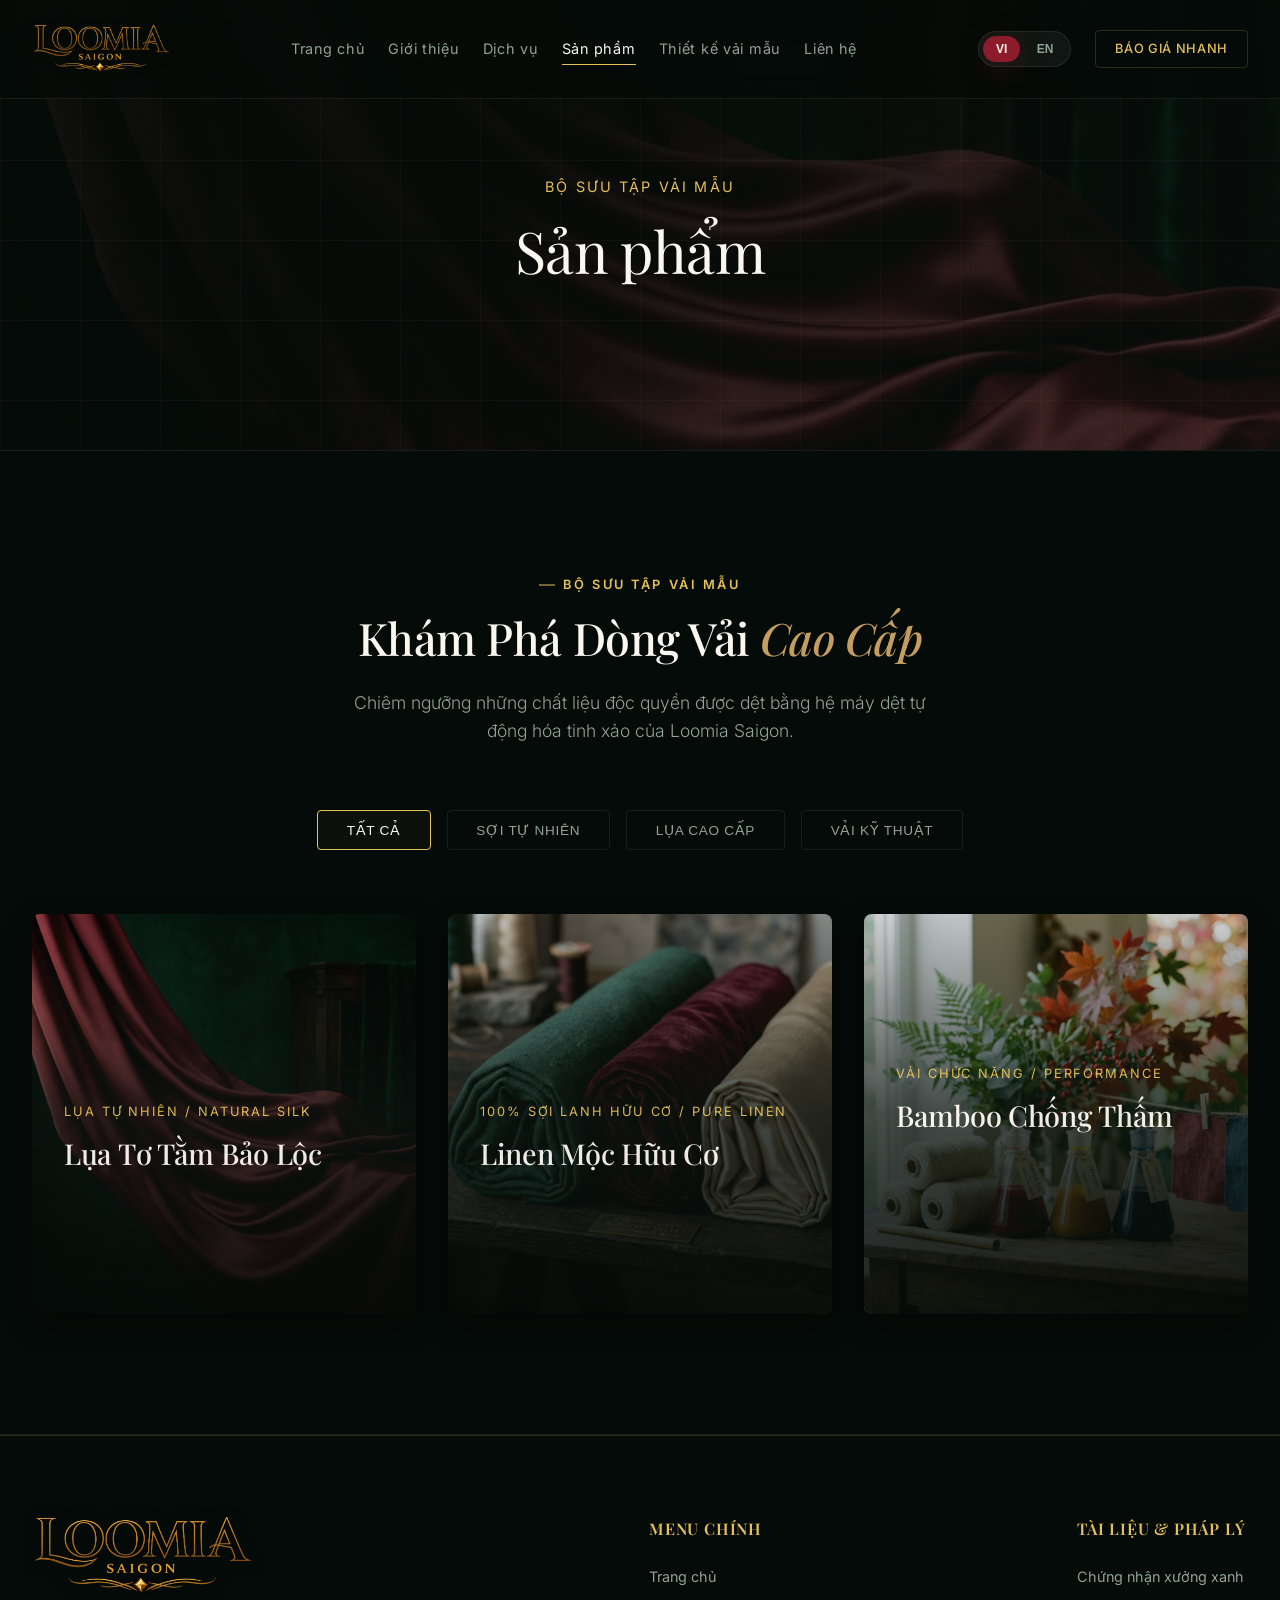
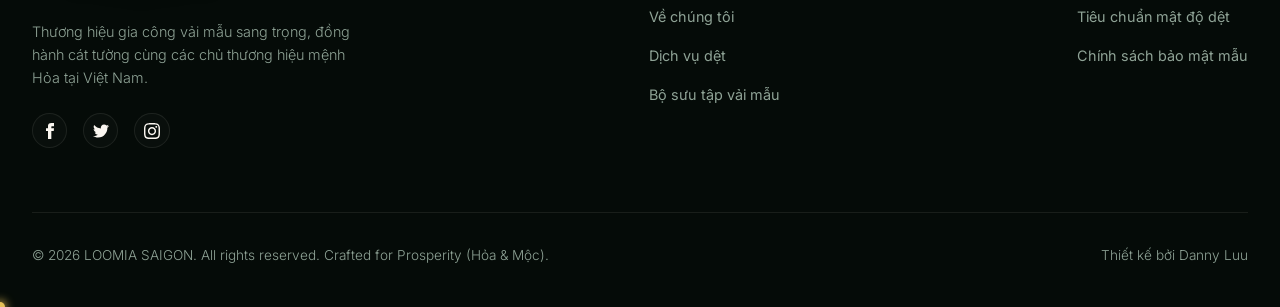
<file: collection.html>
﻿<!DOCTYPE html>
<html lang="vi">
<head>
    <meta charset="UTF-8">
    <meta name="viewport" content="width=device-width, initial-scale=1.0">
    <title data-i18n="title_products">Sản phẩm | Loomia Saigon - Dòng vải dệt cao cấp</title>
    <meta name="description" content="Xem catalogue bộ sưu tập các loại vải lụa tơ tằm Bảo Lộc, vải linen mộc hữu cơ nhập khẩu Pháp và vải bamboo chống thấm nước cao cấp của Loomia Saigon.">
    <link rel="stylesheet" href="css/style.css">
</head>
<body>

    <!-- ==========================================
       LUXURIOUS PAGE TRANSITION CURTAINS
       ========================================== -->
    <div id="pageTransitionCurtains" class="curtain-overlay">
        <div class="curtain-panel curtain-left"></div>
        <div class="curtain-panel curtain-right"></div>
    </div>

    <!-- ==========================================
       HEADER NAVIGATION (SHARED)
       ========================================== -->
    <header class="header-nav">
        <div class="container header-container">
            <a href="index.html" class="nav-logo"><img src="assets/logo.png" alt="Loomia Saigon" class="logo-img"></a>
            
            <ul class="nav-menu" id="navMenu">
                <li><a href="index.html" class="nav-link" data-i18n="nav_home">Trang chủ</a></li>
                <li><a href="about.html" class="nav-link" data-i18n="nav_about">Giới thiệu</a></li>
                <li><a href="services.html" class="nav-link" data-i18n="nav_services">Dịch vụ</a></li>
                <li><a href="collection.html" class="nav-link" data-i18n="nav_products">Sản phẩm</a></li>
                <li><a href="configurator.html" class="nav-link" data-i18n="nav_config">Thiết kế vải mẫu</a></li>
                <li><a href="contact.html" class="nav-link" data-i18n="nav_contact">Liên hệ</a></li>
            </ul>

            <div class="nav-controls">
                <div class="lang-switch">
                    <button class="lang-btn active" onclick="switchLanguage('vi')">VI</button>
                    <button class="lang-btn" onclick="switchLanguage('en')">EN</button>
                </div>
                <a href="configurator.html" class="btn btn-secondary" style="padding: 0.5rem 1.2rem; font-size: 0.8rem;" data-i18n="cta_quote">
                    Báo giá nhanh
                </a>
            </div>

            <button class="mobile-nav-toggle" id="mobileNavToggle" aria-label="Toggle Navigation">
                <span></span>
                <span></span>
                <span></span>
            </button>
        </div>
    </header>

    <!-- ==========================================
       SUBPAGE HERO BANNER
       ========================================== -->
    <section class="hero" style="height: 50vh; min-height: 380px; padding-top: 8rem;">
        <div class="container hero-content">
            <span class="hero-subtitle" data-i18n="coll_tag">Bộ sưu tập vải mẫu</span>
            <h1 class="hero-title" style="font-size: clamp(2rem, 4.5vw, 3.8rem);" data-i18n="nav_products">Sản phẩm</h1>
        </div>
    </section>

    <!-- ==========================================
       FABRIC GALLERY & FILTERING
       ========================================== -->
    <section class="collection" style="background-color: var(--bg-deep);">
        <div class="container">
            <div style="text-align: center; margin-bottom: 4rem;">
                <span class="section-tag" data-i18n="coll_tag">Catalogue vải mẫu</span>
                <h2 class="section-title" data-i18n="coll_title">Khám Phá Dòng Vải <span>Cao Cấp</span></h2>
                <p class="section-desc" style="margin: 0 auto;" data-i18n="coll_desc">
                    Chiêm ngưỡng những chất liệu độc quyền được dệt bằng hệ máy dệt tự động hóa tinh xảo của Loomia Saigon.
                </p>
            </div>

            <!-- Filter Buttons -->
            <div class="filter-bar">
                <button class="filter-btn active" onclick="filterFabric('all')" data-i18n="filter_all">Tất cả</button>
                <button class="filter-btn" onclick="filterFabric('natural')" data-i18n="filter_natural">Sợi tự nhiên</button>
                <button class="filter-btn" onclick="filterFabric('luxury')" data-i18n="filter_luxury">Lụa cao cấp</button>
                <button class="filter-btn" onclick="filterFabric('technical')" data-i18n="filter_tech">Vải kỹ thuật</button>
            </div>

            <div class="collection-grid" id="collectionGrid">
                <!-- Fabric 1 -->
                <div class="fabric-card" data-category="luxury">
                    <div class="fabric-img-wrapper">
                        <img src="assets/hero_fabric.png" alt="Lụa Tơ Tằm Bảo Lộc" class="fabric-img">
                        <div class="fabric-overlay">
                            <span class="fabric-type" data-i18n="fab1_type">Lụa tự nhiên / Natural Silk</span>
                            <h3 class="fabric-name" data-i18n="fab1_name">Lụa Tơ Tằm Bảo Lộc</h3>
                            <ul class="fabric-specs">
                                <li><span>GSM:</span> 60g/m²</li>
                                <li><span data-i18n="spec_width">Khổ vải:</span> 1.5m</li>
                                <li><span data-i18n="spec_shrink">Độ co:</span> &lt; 2%</li>
                            </ul>
                            <button class="fabric-cta-btn" onclick="openFabricDetails('silk')" data-i18n="fab_learn_more">Xem đặc tính dệt →</button>
                        </div>
                    </div>
                </div>

                <!-- Fabric 2 -->
                <div class="fabric-card" data-category="natural">
                    <div class="fabric-img-wrapper">
                        <img src="assets/fabric_collection.png" alt="Vải Linen Mộc Hữu Cơ" class="fabric-img">
                        <div class="fabric-overlay">
                            <span class="fabric-type" data-i18n="fab2_type">100% Sợi lanh hữu cơ / Pure Linen</span>
                            <h3 class="fabric-name" data-i18n="fab2_name">Linen Mộc Hữu Cơ</h3>
                            <ul class="fabric-specs">
                                <li><span>GSM:</span> 180g/m²</li>
                                <li><span data-i18n="spec_width">Khổ vải:</span> 1.45m</li>
                                <li><span data-i18n="spec_shrink">Độ co:</span> &lt; 5%</li>
                            </ul>
                            <button class="fabric-cta-btn" onclick="openFabricDetails('linen')" data-i18n="fab_learn_more">Xem đặc tính dệt →</button>
                        </div>
                    </div>
                </div>

                <!-- Fabric 3 -->
                <div class="fabric-card" data-category="technical">
                    <div class="fabric-img-wrapper">
                        <img src="assets/sustainable_textile.png" alt="Vải Sợi Tre Hoạt Tính" class="fabric-img">
                        <div class="fabric-overlay">
                            <span class="fabric-type" data-i18n="fab3_type">Vải chức năng / Performance</span>
                            <h3 class="fabric-name" data-i18n="fab3_name">Bamboo Chống Thấm</h3>
                            <ul class="fabric-specs">
                                <li><span>GSM:</span> 140g/m²</li>
                                <li><span data-i18n="spec_width">Khổ vải:</span> 1.6m</li>
                                <li><span data-i18n="spec_anti">Kháng khuẩn:</span> 99%</li>
                            </ul>
                            <button class="fabric-cta-btn" onclick="openFabricDetails('bamboo')" data-i18n="fab_learn_more">Xem đặc tính dệt →</button>
                        </div>
                    </div>
                </div>
            </div>
        </div>
    </section>

    <!-- ==========================================
       FOOTER SECTION (SHARED)
       ========================================== -->
    <footer class="footer">
        <div class="container">
            <div class="footer-top">
                <div class="footer-brand">
                    <a href="index.html" class="footer-logo"><img src="assets/logo.png" alt="Loomia Saigon" class="logo-img footer-logo-img"></a>
                    <p style="font-size: 0.9rem; margin-bottom: 1.5rem;" data-i18n="foot_desc">
                        Thương hiệu gia công vải mẫu sang trọng, đồng hành cát tường cùng các chủ thương hiệu mệnh Hỏa tại Việt Nam.
                    </p>
                    <div class="social-links">
                        <a href="#" class="social-btn">
                            <svg class="social-btn-svg" viewBox="0 0 24 24"><path d="M9 8h-3v4h3v12h5v-12h3.642l.358-4h-4v-1.667c0-.955.192-1.333 1.115-1.333h2.885v-5h-3.808c-3.596 0-5.192 1.583-5.192 4.615v3.385z"/></svg>
                        </a>
                        <a href="#" class="social-btn">
                            <svg class="social-btn-svg" viewBox="0 0 24 24"><path d="M24 4.557c-.883.392-1.832.656-2.828.775 1.017-.609 1.798-1.574 2.165-2.724-.951.564-2.005.974-3.127 1.195-.897-.957-2.178-1.555-3.594-1.555-3.179 0-5.515 2.966-4.797 6.045-4.091-.205-7.719-2.165-10.148-5.144-1.29 2.213-.669 5.108 1.523 6.574-.806-.026-1.566-.247-2.229-.616-.054 2.281 1.581 4.415 3.949 4.89-.693.188-1.452.232-2.224.084.626 1.956 2.444 3.379 4.6 3.419-2.07 1.623-4.678 2.348-7.29 2.04 2.179 1.397 4.768 2.212 7.548 2.212 9.142 0 14.307-7.721 13.995-14.646.962-.695 1.797-1.562 2.457-2.549z"/></svg>
                        </a>
                        <a href="#" class="social-btn">
                            <svg class="social-btn-svg" viewBox="0 0 24 24"><path d="M12 2.163c3.204 0 3.584.012 4.85.07 3.252.148 4.771 1.691 4.919 4.919.058 1.265.069 1.645.069 4.849 0 3.205-.012 3.584-.069 4.849-.149 3.225-1.664 4.771-4.919 4.919-1.266.058-1.644.07-4.85.07-3.204 0-3.584-.012-4.849-.07-3.26-.149-4.771-1.699-4.919-4.92-.058-1.265-.07-1.644-.07-4.849 0-3.204.013-3.583.07-4.849.149-3.227 1.664-4.771 4.919-4.919 1.266-.057 1.645-.069 4.849-.069zm0-2c-3.259 0-3.667.014-4.947.072-4.358.2-6.78 2.618-6.98 6.98-.059 1.281-.073 1.689-.073 4.948 0 3.259.014 3.668.072 4.948.2 4.358 2.618 6.78 6.98 6.98 1.281.058 1.689.072 4.948.072 3.259 0 3.668-.014 4.948-.072 4.354-.2 6.782-2.618 6.979-6.98.059-1.28.073-1.689.073-4.948 0-3.259-.014-3.667-.072-4.947-.196-4.354-2.617-6.78-6.979-6.98-1.281-.059-1.69-.073-4.949-.073zm0 5.838c-3.403 0-6.162 2.759-6.162 6.162s2.759 6.163 6.162 6.163 6.162-2.759 6.162-6.163c0-3.403-2.759-6.162-6.162-6.162zm0 10.162c-2.209 0-4-1.79-4-4 0-2.209 1.791-4 4-4s4 1.791 4 4c0 2.21-1.791 4-4 4zm6.406-11.845c-.796 0-1.441.645-1.441 1.44s.645 1.44 1.441 1.44c.795 0 1.439-.645 1.439-1.44s-.644-1.44-1.439-1.44z"/></svg>
                        </a>
                    </div>
                </div>

                <div class="footer-links-col">
                    <h5 class="footer-links-title" data-i18n="foot_title_nav">Menu chính</h5>
                    <a href="index.html" class="footer-link" data-i18n="foot_nav_home">Trang chủ</a>
                    <a href="about.html" class="footer-link" data-i18n="foot_nav_about">Về chúng tôi</a>
                    <a href="services.html" class="footer-link" data-i18n="foot_nav_srv">Dịch vụ dệt</a>
                    <a href="collection.html" class="footer-link" data-i18n="foot_nav_coll">Bộ sưu tập vải mẫu</a>
                </div>

                <div class="footer-links-col">
                    <h5 class="footer-links-title" data-i18n="foot_title_doc">Tài liệu & Pháp lý</h5>
                    <a href="#" class="footer-link" data-i18n="foot_doc_cert">Chứng nhận xưởng xanh</a>
                    <a href="#" class="footer-link" data-i18n="foot_doc_spec">Tiêu chuẩn mật độ dệt</a>
                    <a href="#" class="footer-link" data-i18n="foot_doc_policy">Chính sách bảo mật mẫu</a>
                </div>
            </div>

            <div class="footer-bottom">
                <p data-i18n="foot_copy">&copy; 2026 LOOMIA SAIGON. All rights reserved. Crafted for Prosperity (Hỏa & Mộc).</p>
                <p data-i18n="foot_made_by">Thiết kế bởi Danny Luu</p>
            </div>
        </div>
    </footer>

    <!-- ==========================================
       MODALS (PREVIEW SWATCH DETAILS)
       ========================================== -->
    <div class="modal-overlay" id="fabricModal">
        <div class="modal-content-wrapper glass-panel">
            <button class="modal-close-btn" onclick="closeFabricModal()" aria-label="Close Modal">
                <svg class="modal-close-icon" viewBox="0 0 24 24">
                    <line x1="18" y1="6" x2="6" y2="18"></line>
                    <line x1="6" y1="6" x2="18" y2="18"></line>
                </svg>
            </button>
            <div id="modalInnerContent">
                <!-- Loaded dynamically by JS -->
            </div>
        </div>
    </div>

    <!-- JS Script -->
    <script src="js/main.js"></script>
    <script src="js/cursor.js"></script>
</body>
</html>
</file>
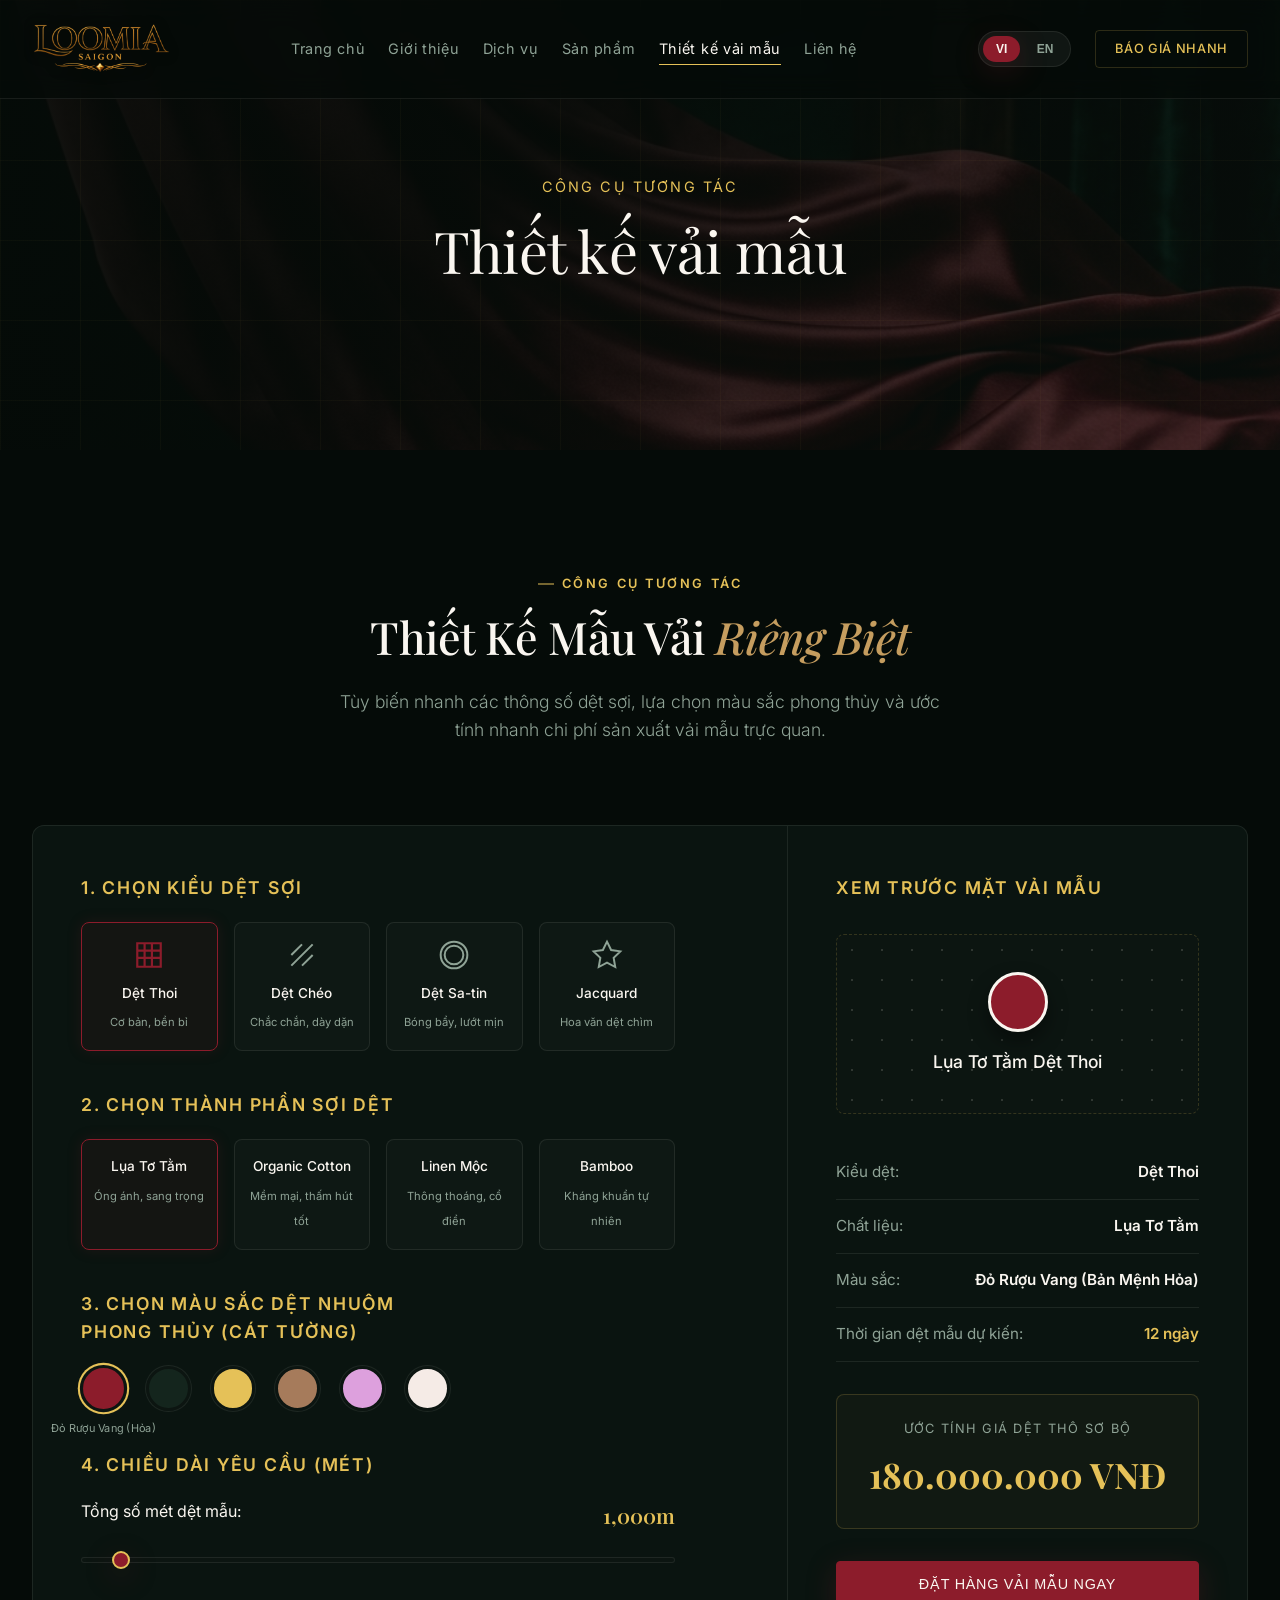
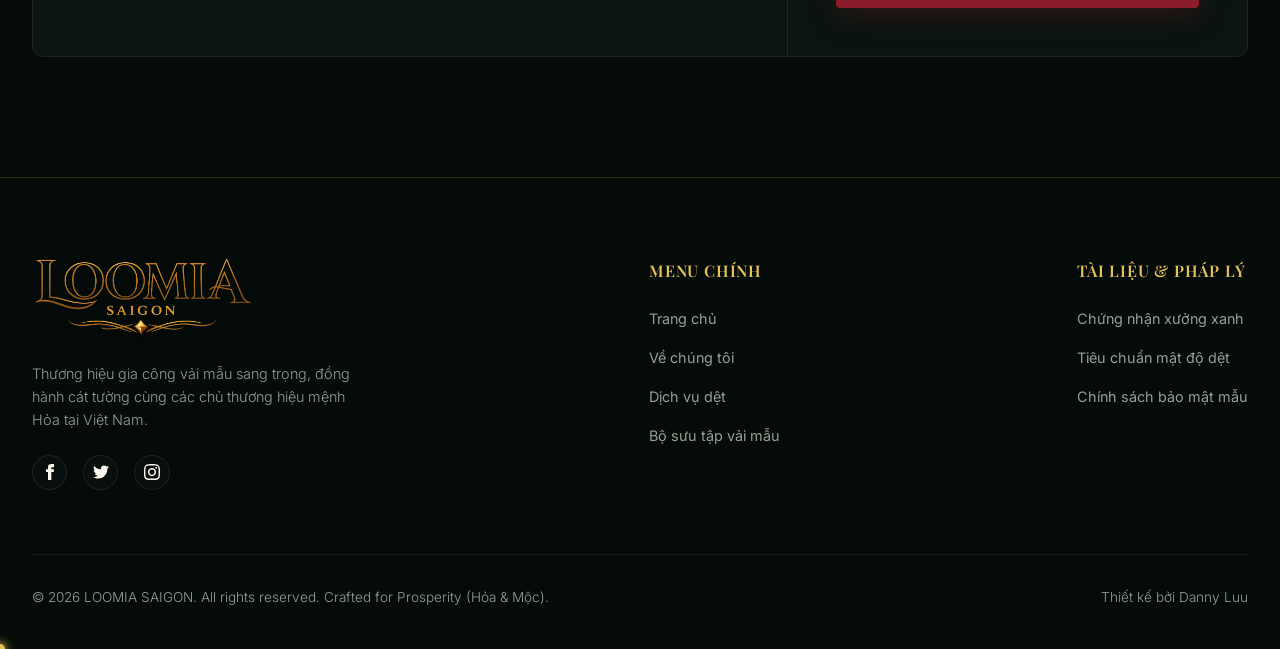
<file: configurator.html>
﻿<!DOCTYPE html>
<html lang="vi">
<head>
    <meta charset="UTF-8">
    <meta name="viewport" content="width=device-width, initial-scale=1.0">
    <title data-i18n="title_config">Thiết kế vải mẫu | Loomia Saigon - Studio tương tác</title>
    <meta name="description" content="Trải nghiệm ứng dụng cấu hình vải mẫu trực quan của Loomia Saigon. Tự chọn kiểu dệt, sợi dệt tự nhiên hợp mệnh phong thủy và ước lượng giá dệt thô tức thời.">
    <link rel="stylesheet" href="css/style.css">
</head>
<body>

    <!-- ==========================================
       LUXURIOUS PAGE TRANSITION CURTAINS
       ========================================== -->
    <div id="pageTransitionCurtains" class="curtain-overlay">
        <div class="curtain-panel curtain-left"></div>
        <div class="curtain-panel curtain-right"></div>
    </div>

    <!-- ==========================================
       HEADER NAVIGATION (SHARED)
       ========================================== -->
    <header class="header-nav">
        <div class="container header-container">
            <a href="index.html" class="nav-logo"><img src="assets/logo.png" alt="Loomia Saigon" class="logo-img"></a>
            
            <ul class="nav-menu" id="navMenu">
                <li><a href="index.html" class="nav-link" data-i18n="nav_home">Trang chủ</a></li>
                <li><a href="about.html" class="nav-link" data-i18n="nav_about">Giới thiệu</a></li>
                <li><a href="services.html" class="nav-link" data-i18n="nav_services">Dịch vụ</a></li>
                <li><a href="collection.html" class="nav-link" data-i18n="nav_products">Sản phẩm</a></li>
                <li><a href="configurator.html" class="nav-link" data-i18n="nav_config">Thiết kế vải mẫu</a></li>
                <li><a href="contact.html" class="nav-link" data-i18n="nav_contact">Liên hệ</a></li>
            </ul>

            <div class="nav-controls">
                <div class="lang-switch">
                    <button class="lang-btn active" onclick="switchLanguage('vi')">VI</button>
                    <button class="lang-btn" onclick="switchLanguage('en')">EN</button>
                </div>
                <a href="configurator.html" class="btn btn-secondary" style="padding: 0.5rem 1.2rem; font-size: 0.8rem;" data-i18n="cta_quote">
                    Báo giá nhanh
                </a>
            </div>

            <button class="mobile-nav-toggle" id="mobileNavToggle" aria-label="Toggle Navigation">
                <span></span>
                <span></span>
                <span></span>
            </button>
        </div>
    </header>

    <!-- ==========================================
       SUBPAGE HERO BANNER
       ========================================== -->
    <section class="hero" style="height: 50vh; min-height: 380px; padding-top: 8rem;">
        <div class="container hero-content">
            <span class="hero-subtitle" data-i18n="cfg_tag">Thiết kế tùy chọn</span>
            <h1 class="hero-title" style="font-size: clamp(2rem, 4.5vw, 3.8rem);" data-i18n="nav_config">Thiết kế vải mẫu</h1>
        </div>
    </section>

    <!-- ==========================================
       INTERACTIVE CONFIGURATOR
       ========================================== -->
    <section class="configurator" style="background-color: var(--bg-deep);">
        <div class="container">
            <div style="text-align: center; margin-bottom: 5rem;">
                <span class="section-tag" data-i18n="cfg_tag">Công cụ tương tác</span>
                <h2 class="section-title" data-i18n="cfg_title">Cấu Hinh Vải Mẫu <span>Tự Động</span></h2>
                <p class="section-desc" style="margin: 0 auto;" data-i18n="cfg_desc">
                    Tùy biến nhanh các thông số dệt sợi, lựa chọn màu sắc phong thủy và ước tính nhanh chi phí sản xuất vải mẫu trực quan.
                </p>
            </div>

            <div class="glass-panel configurator-grid">
                <!-- Configuration Inputs -->
                <div class="config-form-panel">
                    <!-- Step 1: Weave Style -->
                    <div class="config-section">
                        <h4 class="config-title" data-i18n="cfg_step1">1. Chọn kiểu dệt sợi</h4>
                        <div class="swatch-grid">
                            <div class="swatch-option active" data-weave="plain" onclick="selectWeave('plain', 120000, 'Dệt Thoi / Plain Weave')">
                                <svg class="swatch-icon" viewBox="0 0 24 24">
                                    <path d="M4 4h16v16H4zM4 9h16M4 14h16M9 4v16M14 4v16" />
                                </svg>
                                <span class="swatch-label" data-i18n="w_plain">Dệt Thoi</span>
                                <span class="swatch-sub" data-i18n="sub_plain">Cơ bản, bền bỉ</span>
                            </div>
                            <div class="swatch-option" data-weave="twill" onclick="selectWeave('twill', 145000, 'Dệt Chéo / Twill Weave')">
                                <svg class="swatch-icon" viewBox="0 0 24 24">
                                    <path d="M4 20L20 4M4 12L12 4M12 20L20 12" />
                                </svg>
                                <span class="swatch-label" data-i18n="w_twill">Dệt Chéo</span>
                                <span class="swatch-sub" data-i18n="sub_twill">Chắc chắn, dày dặn</span>
                            </div>
                            <div class="swatch-option" data-weave="satin" onclick="selectWeave('satin', 180000, 'Dệt Sa-tin / Satin Silk')">
                                <svg class="swatch-icon" viewBox="0 0 24 24">
                                    <path d="M12 2c5.523 0 10 4.477 10 10s-4.477 10-10 10S2 17.523 2 12 6.477 2 12 2zm0 3a7 7 0 1 0 0 14 7 7 0 0 0 0-14z" />
                                </svg>
                                <span class="swatch-label" data-i18n="w_satin">Dệt Sa-tin</span>
                                <span class="swatch-sub" data-i18n="sub_satin">Bóng bẩy, lướt mịn</span>
                            </div>
                            <div class="swatch-option" data-weave="jacquard" onclick="selectWeave('jacquard', 240000, 'Dệt Hoa Văn / Jacquard')">
                                <svg class="swatch-icon" viewBox="0 0 24 24">
                                    <path d="M12 2l3.09 6.26L22 9.27l-5 4.87 1.18 6.88L12 17.77l-6.18 3.25L7 14.14 2 9.27l6.91-1.01L12 2z" />
                                </svg>
                                <span class="swatch-label" data-i18n="w_jacquard">Jacquard</span>
                                <span class="swatch-sub" data-i18n="sub_jacquard">Hoa văn dệt chìm</span>
                            </div>
                        </div>
                    </div>

                    <!-- Step 2: Fiber Type -->
                    <div class="config-section">
                        <h4 class="config-title" data-i18n="cfg_step2">2. Chọn thành phần sợi dệt</h4>
                        <div class="swatch-grid">
                            <div class="swatch-option active" data-fiber="silk" onclick="selectFiber('silk', 1.5, '100% Lụa Tự Nhiên (Bảo Lộc)')">
                                <span class="swatch-label" data-i18n="f_silk">Lụa Tơ Tằm</span>
                                <span class="swatch-sub" data-i18n="f_silk_sub">Óng ánh, sang trọng</span>
                            </div>
                            <div class="swatch-option" data-fiber="cotton" onclick="selectFiber('cotton', 0.8, '100% Cotton Hữu Cơ Thượng Hạng')">
                                <span class="swatch-label" data-i18n="f_cotton">Organic Cotton</span>
                                <span class="swatch-sub" data-i18n="f_cotton_sub">Mềm mại, thấm hút tốt</span>
                            </div>
                            <div class="swatch-option" data-fiber="linen" onclick="selectFiber('linen', 1.0, 'Sợi Lanh Tự Nhiên Thô Mộc')">
                                <span class="swatch-label" data-i18n="f_linen">Linen Mộc</span>
                                <span class="swatch-sub" data-i18n="f_linen_sub">Thông thoáng, cổ điển</span>
                            </div>
                            <div class="swatch-option" data-fiber="bamboo" onclick="selectFiber('bamboo', 1.1, 'Sợi Bamboo Kháng Khuẩn Nano')">
                                <span class="swatch-label" data-i18n="f_bamboo">Bamboo</span>
                                <span class="swatch-sub" data-i18n="f_bamboo_sub">Kháng khuẩn tự nhiên</span>
                            </div>
                        </div>
                    </div>

                    <!-- Step 3: Colors -->
                    <div class="config-section">
                        <h4 class="config-title" data-i18n="cfg_step3">3. Chọn màu sắc dệt nhuộm phong thủy (Cát Tường)</h4>
                        <div class="color-swatches">
                            <div class="color-option active" style="background-color: #8C1C2B;" data-color-name="Đỏ Rượu Vang (Hỏa)" onclick="selectColor('#8C1C2B', 'Đỏ Rượu Vang (Bản Mệnh Hỏa)')"></div>
                            <div class="color-option" style="background-color: #14251D;" data-color-name="Xanh Lục Bảo (Mộc)" onclick="selectColor('#14251D', 'Xanh Lục Bảo (Mộc sinh Hỏa - Cát Tường)')"></div>
                            <div class="color-option" style="background-color: #E5C158;" data-color-name="Vàng Champagne (Kim)" onclick="selectColor('#E5C158', 'Vàng Champagne (Kim)')"></div>
                            <div class="color-option" style="background-color: #A67B5B;" data-color-name="Nâu Đất Mộc (Thổ)" onclick="selectColor('#A67B5B', 'Nâu Đất Mộc (Thổ)')"></div>
                            <div class="color-option" style="background-color: #DDA0DD;" data-color-name="Tím Mận Sang Trọng" onclick="selectColor('#DDA0DD', 'Tím Mận Sang Trọng (Hỏa)')"></div>
                            <div class="color-option" style="background-color: #F5EBE6;" data-color-name="Kem Sợi Linen" onclick="selectColor('#F5EBE6', 'Kem Sợi Tự Nhiên')"></div>
                        </div>
                    </div>

                    <!-- Step 4: Quantity Slider -->
                    <div class="config-section" style="margin-bottom: 0;">
                        <h4 class="config-title" data-i18n="cfg_step4">4. Chiều dài yêu cầu (Mét)</h4>
                        <div class="slider-group">
                            <div class="slider-val-box">
                                <span data-i18n="cfg_length_lbl">Tổng số mét dệt mẫu:</span>
                                <span class="slider-val" id="lengthDisplay">1,000m</span>
                            </div>
                            <input type="range" class="range-slider" id="fabricLength" min="500" max="10000" step="100" value="1000" oninput="updateCalculator()">
                        </div>
                    </div>
                </div>

                <!-- Live Preview / Calculation Output -->
                <div class="config-result-panel">
                    <div>
                        <h4 class="config-title" style="margin-bottom: 2rem;" data-i18n="cfg_preview">Xem trước mặt vải mẫu</h4>
                        <div class="config-preview-box">
                            <div class="preview-fabric-weave" id="previewWeavePattern" style="background-image: radial-gradient(var(--text-light) 1px, transparent 1px);"></div>
                            <div class="preview-fabric-color" id="previewColorBall" style="background-color: #8C1C2B;"></div>
                            <span class="preview-name" id="previewFabricName">Silk Plain</span>
                        </div>

                        <ul class="summary-list">
                            <li class="summary-item">
                                <span data-i18n="cfg_lbl_weave">Kiểu dệt:</span>
                                <span id="summaryWeave">Plain Weave</span>
                            </li>
                            <li class="summary-item">
                                <span data-i18n="cfg_lbl_fiber">Chất liệu:</span>
                                <span id="summaryFiber">Mulberry Silk</span>
                            </li>
                            <li class="summary-item">
                                <span data-i18n="cfg_lbl_color">Màu sắc:</span>
                                <span id="summaryColor">Burgundy Red</span>
                            </li>
                            <li class="summary-item">
                                <span data-i18n="cfg_lbl_leadtime">Thời gian dệt mẫu dự kiến:</span>
                                <span id="summaryLeadtime" style="color: var(--gold-accent);">12 Days</span>
                            </li>
                        </ul>
                    </div>

                    <div>
                        <div class="total-estimate-box">
                            <div class="total-title" data-i18n="cfg_lbl_est_total">Ước tính giá dệt thô sơ bộ</div>
                            <div class="total-price" id="totalCostDisplay">180,000,000 VND</div>
                        </div>
                        <button class="btn btn-primary" style="width: 100%;" onclick="openQuoteModal()" data-i18n="cfg_submit_btn">
                            Đặt hàng vải mẫu ngay
                        </button>
                    </div>
                </div>
            </div>
        </div>
    </section>

    <!-- ==========================================
       FOOTER SECTION (SHARED)
       ========================================== -->
    <footer class="footer">
        <div class="container">
            <div class="footer-top">
                <div class="footer-brand">
                    <a href="index.html" class="footer-logo"><img src="assets/logo.png" alt="Loomia Saigon" class="logo-img footer-logo-img"></a>
                    <p style="font-size: 0.9rem; margin-bottom: 1.5rem;" data-i18n="foot_desc">
                        Thương hiệu gia công vải mẫu sang trọng, đồng hành cát tường cùng các chủ thương hiệu mệnh Hỏa tại Việt Nam.
                    </p>
                    <div class="social-links">
                        <a href="#" class="social-btn">
                            <svg class="social-btn-svg" viewBox="0 0 24 24"><path d="M9 8h-3v4h3v12h5v-12h3.642l.358-4h-4v-1.667c0-.955.192-1.333 1.115-1.333h2.885v-5h-3.808c-3.596 0-5.192 1.583-5.192 4.615v3.385z"/></svg>
                        </a>
                        <a href="#" class="social-btn">
                            <svg class="social-btn-svg" viewBox="0 0 24 24"><path d="M24 4.557c-.883.392-1.832.656-2.828.775 1.017-.609 1.798-1.574 2.165-2.724-.951.564-2.005.974-3.127 1.195-.897-.957-2.178-1.555-3.594-1.555-3.179 0-5.515 2.966-4.797 6.045-4.091-.205-7.719-2.165-10.148-5.144-1.29 2.213-.669 5.108 1.523 6.574-.806-.026-1.566-.247-2.229-.616-.054 2.281 1.581 4.415 3.949 4.89-.693.188-1.452.232-2.224.084.626 1.956 2.444 3.379 4.6 3.419-2.07 1.623-4.678 2.348-7.29 2.04 2.179 1.397 4.768 2.212 7.548 2.212 9.142 0 14.307-7.721 13.995-14.646.962-.695 1.797-1.562 2.457-2.549z"/></svg>
                        </a>
                        <a href="#" class="social-btn">
                            <svg class="social-btn-svg" viewBox="0 0 24 24"><path d="M12 2.163c3.204 0 3.584.012 4.85.07 3.252.148 4.771 1.691 4.919 4.919.058 1.265.069 1.645.069 4.849 0 3.205-.012 3.584-.069 4.849-.149 3.225-1.664 4.771-4.919 4.919-1.266.058-1.644.07-4.85.07-3.204 0-3.584-.012-4.849-.07-3.26-.149-4.771-1.699-4.919-4.92-.058-1.265-.07-1.644-.07-4.849 0-3.204.013-3.583.07-4.849.149-3.227 1.664-4.771 4.919-4.919 1.266-.057 1.645-.069 4.849-.069zm0-2c-3.259 0-3.667.014-4.947.072-4.358.2-6.78 2.618-6.98 6.98-.059 1.281-.073 1.689-.073 4.948 0 3.259.014 3.668.072 4.948.2 4.358 2.618 6.78 6.98 6.98 1.281.058 1.689.072 4.948.072 3.259 0 3.668-.014 4.948-.072 4.354-.2 6.782-2.618 6.979-6.98.059-1.28.073-1.689.073-4.948 0-3.259-.014-3.667-.072-4.947-.196-4.354-2.617-6.78-6.979-6.98-1.281-.059-1.69-.073-4.949-.073zm0 5.838c-3.403 0-6.162 2.759-6.162 6.162s2.759 6.163 6.162 6.163 6.162-2.759 6.162-6.163c0-3.403-2.759-6.162-6.162-6.162zm0 10.162c-2.209 0-4-1.79-4-4 0-2.209 1.791-4 4-4s4 1.791 4 4c0 2.21-1.791 4-4 4zm6.406-11.845c-.796 0-1.441.645-1.441 1.44s.645 1.44 1.441 1.44c.795 0 1.439-.645 1.439-1.44s-.644-1.44-1.439-1.44z"/></svg>
                        </a>
                    </div>
                </div>

                <div class="footer-links-col">
                    <h5 class="footer-links-title" data-i18n="foot_title_nav">Menu chính</h5>
                    <a href="index.html" class="footer-link" data-i18n="foot_nav_home">Trang chủ</a>
                    <a href="about.html" class="footer-link" data-i18n="foot_nav_about">Về chúng tôi</a>
                    <a href="services.html" class="footer-link" data-i18n="foot_nav_srv">Dịch vụ dệt</a>
                    <a href="collection.html" class="footer-link" data-i18n="foot_nav_coll">Bộ sưu tập vải mẫu</a>
                </div>

                <div class="footer-links-col">
                    <h5 class="footer-links-title" data-i18n="foot_title_doc">Tài liệu & Pháp lý</h5>
                    <a href="#" class="footer-link" data-i18n="foot_doc_cert">Chứng nhận xưởng xanh</a>
                    <a href="#" class="footer-link" data-i18n="foot_doc_spec">Tiêu chuẩn mật độ dệt</a>
                    <a href="#" class="footer-link" data-i18n="foot_doc_policy">Chính sách bảo mật mẫu</a>
                </div>
            </div>

            <div class="footer-bottom">
                <p data-i18n="foot_copy">&copy; 2026 LOOMIA SAIGON. All rights reserved. Crafted for Prosperity (Hỏa & Mộc).</p>
                <p data-i18n="foot_made_by">Thiết kế bởi Danny Luu</p>
            </div>
        </div>
    </footer>

    <!-- ==========================================
       MODALS & SUCCESS POPUPS
       ========================================== -->
    <!-- Form Order Request Modal popup -->
    <div class="modal-overlay" id="quoteFormModal">
        <div class="modal-content-wrapper glass-panel" style="max-width: 600px;">
            <button class="modal-close-btn" onclick="closeQuoteModal()" aria-label="Close Modal">
                <svg class="modal-close-icon" viewBox="0 0 24 24">
                    <line x1="18" y1="6" x2="6" y2="18"></line>
                    <line x1="6" y1="6" x2="18" y2="18"></line>
                </svg>
            </button>
            <form id="quoteContactForm" onsubmit="handleFormSubmit(event)">
                <h3 class="section-title" style="font-size: 2rem; margin-bottom: 2rem;" data-i18n="form_title">Gửi Yêu Cầu <span>Mẫu Thử</span></h3>
                
                <div class="form-group">
                    <label class="form-label" for="contactName" data-i18n="form_lbl_name">Họ và tên của bạn *</label>
                    <input type="text" id="contactName" class="form-input" placeholder="Ví dụ: Nguyễn Văn A" data-i18n-placeholder="form_placeholder_name" required>
                </div>
                
                <div class="form-group-row">
                    <div class="form-group">
                        <label class="form-label" for="contactEmail" data-i18n="form_lbl_email">Địa chỉ Email *</label>
                        <input type="email" id="contactEmail" class="form-input" placeholder="ten@congty.com" data-i18n-placeholder="form_placeholder_email" required>
                    </div>
                    <div class="form-group">
                        <label class="form-label" for="contactPhone" data-i18n="form_lbl_phone">Số điện thoại *</label>
                        <input type="tel" id="contactPhone" class="form-input" placeholder="0909xxxxxx" data-i18n-placeholder="form_placeholder_phone" required>
                    </div>
                </div>

                <div class="form-group">
                    <label class="form-label" for="contactCompany" data-i18n="form_lbl_company">Tên công ty / Thương hiệu thời trang</label>
                    <input type="text" id="contactCompany" class="form-input" placeholder="Ví dụ: Saigon Fashion Brand" data-i18n-placeholder="form_placeholder_company">
                </div>

                <div class="form-group">
                    <label class="form-label" for="contactMessage" data-i18n="form_lbl_msg">Chi tiết yêu cầu kỹ thuật dệt mẫu</label>
                    <textarea id="contactMessage" class="form-input" placeholder="Mô tả cấu hình dệt mẫu..." data-i18n-placeholder="form_placeholder_cfg_msg" required></textarea>
                </div>

                <button type="submit" class="btn btn-primary" style="width: 100%; margin-top: 1rem;" data-i18n="form_submit_btn">
                    Gửi yêu cầu dệt thử <span class="btn-icon">→</span>
                </button>
            </form>
        </div>
    </div>

    <!-- Success Modal popup -->
    <div class="modal-overlay" id="successModal">
        <div class="modal-content-wrapper glass-panel" style="max-width: 450px; text-align: center; border-color: var(--gold-accent);">
            <div class="service-icon-box" style="margin: 0 auto 1.5rem auto; background: var(--primary-burgundy); border-color: var(--gold-accent);">
                <svg class="service-icon" viewBox="0 0 24 24" style="stroke: var(--text-light);">
                    <path d="M22 11.08V12a10 10 0 1 1-5.93-9.14" />
                    <polyline points="22 4 12 14.01 9 11.01" />
                </svg>
            </div>
            <h3 class="section-title" style="font-size: 1.8rem; margin-bottom: 1rem;" data-i18n="modal_succ_title">Gửi Yêu Cầu Thành Công</h3>
            <p style="margin-bottom: 2rem;" data-i18n="modal_succ_desc">
                Cảm ơn bạn đã lựa chọn kết nối phong thủy cùng Loomia Saigon. Đội ngũ kỹ thuật dệt nhuộm của chúng tôi tại TP.HCM sẽ liên hệ tư vấn và gửi bảng báo giá kèm catalog vải mẫu thực tế trong vòng 2 giờ làm việc.
            </p>
            <button class="btn btn-primary" onclick="closeSuccessModal()" data-i18n="modal_succ_btn">Đóng cửa sổ</button>
        </div>
    </div>

    <!-- JS Script -->
    <script src="js/main.js"></script>
    <script src="js/cursor.js"></script>
</body>
</html>
</file>
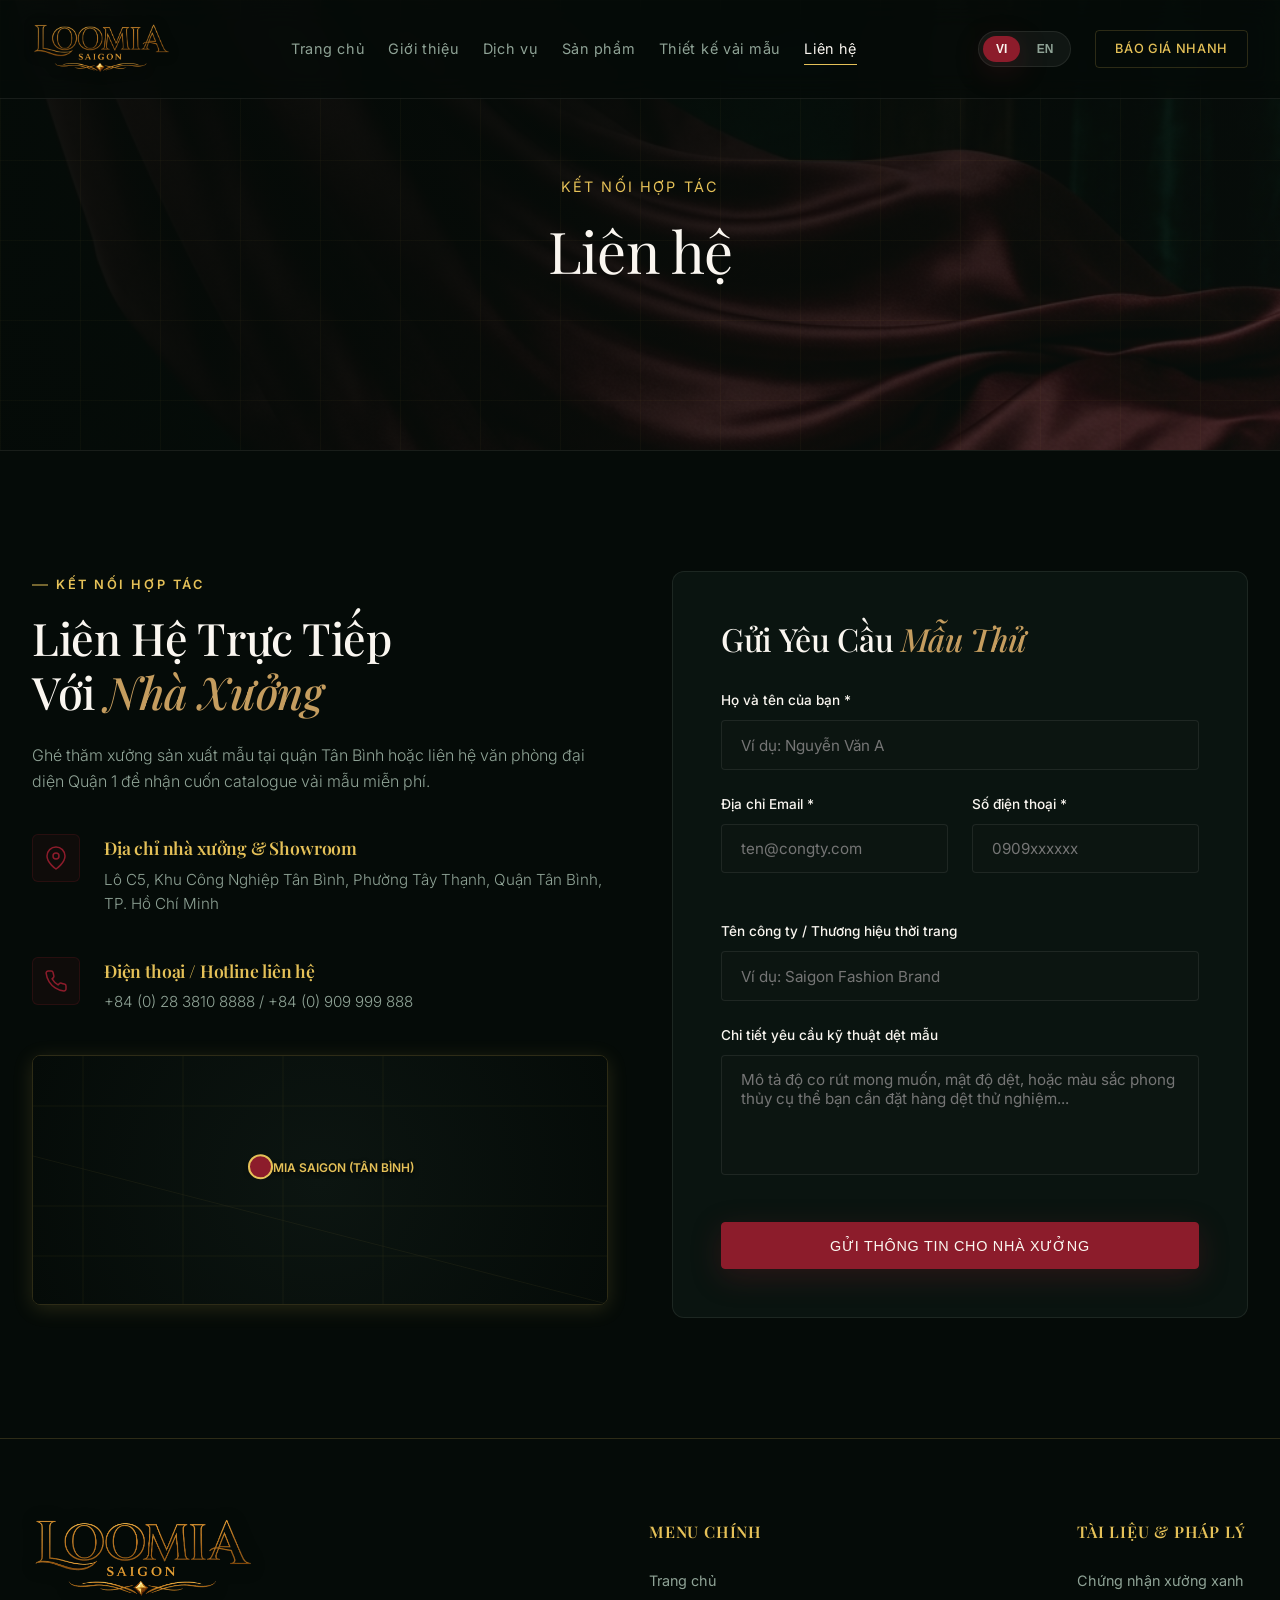
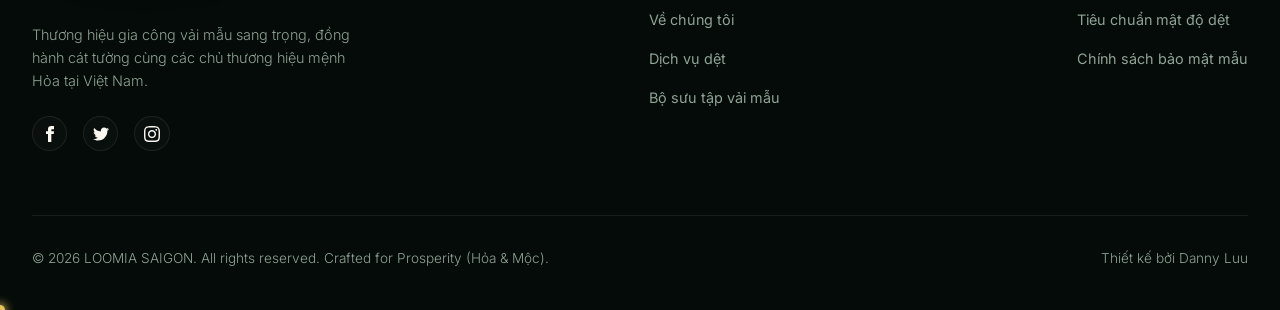
<file: contact.html>
﻿<!DOCTYPE html>
<html lang="vi">
<head>
    <meta charset="UTF-8">
    <meta name="viewport" content="width=device-width, initial-scale=1.0">
    <title data-i18n="title_contact">Liên hệ | Loomia Saigon - Văn phòng & Nhà xưởng TP.HCM</title>
    <meta name="description" content="Liên hệ xưởng dệt Loomia Saigon tại KCN Tân Bình, TP.HCM hoặc showroom Quận 1. Gửi tin nhắn yêu cầu báo giá dệt nhuộm hoặc nhận catalog mẫu vải thô miễn phí.">
    <link rel="stylesheet" href="css/style.css">
</head>
<body>

    <!-- ==========================================
       LUXURIOUS PAGE TRANSITION CURTAINS
       ========================================== -->
    <div id="pageTransitionCurtains" class="curtain-overlay">
        <div class="curtain-panel curtain-left"></div>
        <div class="curtain-panel curtain-right"></div>
    </div>

    <!-- ==========================================
       HEADER NAVIGATION (SHARED)
       ========================================== -->
    <header class="header-nav">
        <div class="container header-container">
            <a href="index.html" class="nav-logo"><img src="assets/logo.png" alt="Loomia Saigon" class="logo-img"></a>
            
            <ul class="nav-menu" id="navMenu">
                <li><a href="index.html" class="nav-link" data-i18n="nav_home">Trang chủ</a></li>
                <li><a href="about.html" class="nav-link" data-i18n="nav_about">Giới thiệu</a></li>
                <li><a href="services.html" class="nav-link" data-i18n="nav_services">Dịch vụ</a></li>
                <li><a href="collection.html" class="nav-link" data-i18n="nav_products">Sản phẩm</a></li>
                <li><a href="configurator.html" class="nav-link" data-i18n="nav_config">Thiết kế vải mẫu</a></li>
                <li><a href="contact.html" class="nav-link" data-i18n="nav_contact">Liên hệ</a></li>
            </ul>

            <div class="nav-controls">
                <div class="lang-switch">
                    <button class="lang-btn active" onclick="switchLanguage('vi')">VI</button>
                    <button class="lang-btn" onclick="switchLanguage('en')">EN</button>
                </div>
                <a href="configurator.html" class="btn btn-secondary" style="padding: 0.5rem 1.2rem; font-size: 0.8rem;" data-i18n="cta_quote">
                    Báo giá nhanh
                </a>
            </div>

            <button class="mobile-nav-toggle" id="mobileNavToggle" aria-label="Toggle Navigation">
                <span></span>
                <span></span>
                <span></span>
            </button>
        </div>
    </header>

    <!-- ==========================================
       SUBPAGE HERO BANNER
       ========================================== -->
    <section class="hero" style="height: 50vh; min-height: 380px; padding-top: 8rem;">
        <div class="container hero-content">
            <span class="hero-subtitle" data-i18n="contact_tag">Kết nối hợp tác</span>
            <h1 class="hero-title" style="font-size: clamp(2rem, 4.5vw, 3.8rem);" data-i18n="nav_contact">Liên hệ</h1>
        </div>
    </section>

    <!-- ==========================================
       CONTACT DETAILED SECTION
       ========================================== -->
    <section class="contact" style="background-color: var(--bg-deep);">
        <div class="container grid-2">
            <!-- Left Info Panel -->
            <div class="contact-info-panel">
                <div>
                    <span class="section-tag" data-i18n="contact_tag">Văn phòng & Nhà xưởng</span>
                    <h2 class="section-title" data-i18n="contact_title">Kết Nối <span>Hợp Tác</span></h2>
                    <p class="about-desc" data-i18n="contact_desc">
                        Ghé thăm xưởng sản xuất mẫu tại quận Tân Bình hoặc liên hệ văn phòng đại diện Quận 1 để nhận cuốn catalogue vải mẫu miễn phí.
                    </p>
                </div>

                <div class="contact-item">
                    <div class="contact-icon-box">
                        <svg class="contact-icon" viewBox="0 0 24 24">
                            <path d="M21 10c0 7-9 13-9 13s-9-6-9-13a9 9 0 0 1 18 0z" />
                            <circle cx="12" cy="10" r="3" />
                        </svg>
                    </div>
                    <div>
                        <h4 class="contact-text-title" data-i18n="contact_addr_title">Địa chỉ nhà xưởng & Showroom</h4>
                        <p class="contact-text-desc" data-i18n="contact_addr_detail">
                            Lô C5, Khu Công Nghiệp Tân Bình, Phường Tây Thạnh, Quận Tân Bình, TP. Hồ Chí Minh
                        </p>
                    </div>
                </div>

                <div class="contact-item">
                    <div class="contact-icon-box">
                        <svg class="contact-icon" viewBox="0 0 24 24">
                            <path d="M22 16.92v3a2 2 0 0 1-2.18 2 19.79 19.79 0 0 1-8.63-3.07 19.5 19.5 0 0 1-6-6 19.79 19.79 0 0 1-3.07-8.67A2 2 0 0 1 4.11 2h3a2 2 0 0 1 2 1.72 12.84 12.84 0 0 0 .7 2.81 2 2 0 0 1-.45 2.11L8.09 9.91a16 16 0 0 0 6 6l1.27-1.27a2 2 0 0 1 2.11-.45 12.84 12.84 0 0 0 2.81.7A2 2 0 0 1 22 16.92z" />
                        </svg>
                    </div>
                    <div>
                        <h4 class="contact-text-title" data-i18n="contact_phone_title">Điện thoại / Hotline liên hệ</h4>
                        <p class="contact-text-desc">+84 (0) 28 3810 8888 / +84 (0) 909 999 888</p>
                    </div>
                </div>

                <!-- Simulation Map Block -->
                <div class="map-embed-wrapper">
                    <div class="map-placeholder" onclick="alert('Loomia Saigon: Lô C5, KCN Tân Bình, TP.HCM')">
                        <svg class="map-svg-grid" width="100%" height="100%">
                            <line x1="0" y1="50" x2="100%" y2="50" />
                            <line x1="0" y1="100" x2="100%" y2="100%" />
                            <line x1="0" y1="150" x2="100%" y2="150" />
                            <line x1="0" y1="200" x2="100%" y2="200" />
                            <line x1="50" y1="0" x2="50" y2="100%" />
                            <line x1="150" y1="0" x2="150" y2="100%" />
                            <line x1="250" y1="0" x2="250" y2="100%" />
                            <line x1="350" y1="0" x2="350" y2="100%" />
                        </svg>
                        <div class="map-pin">
                            <div class="map-pin-pulse"></div>
                            <span class="map-pin-text" data-i18n="contact_map_pin">Loomia Saigon (Tân Bình)</span>
                        </div>
                    </div>
                </div>
            </div>

            <!-- Form Panel -->
            <div class="contact-form glass-panel">
                <form id="quoteContactForm" onsubmit="handleFormSubmit(event)">
                    <h3 class="section-title" style="font-size: 2rem; margin-bottom: 2rem;" data-i18n="form_title">Gửi Yêu Cầu <span>Mẫu Thử</span></h3>
                    
                    <div class="form-group">
                        <label class="form-label" for="contactName" data-i18n="form_lbl_name">Họ và tên của bạn *</label>
                        <input type="text" id="contactName" class="form-input" placeholder="Ví dụ: Nguyễn Văn A" data-i18n-placeholder="form_placeholder_name" required>
                    </div>
                    
                    <div class="form-group-row">
                        <div class="form-group">
                            <label class="form-label" for="contactEmail" data-i18n="form_lbl_email">Địa chỉ Email *</label>
                            <input type="email" id="contactEmail" class="form-input" placeholder="ten@congty.com" data-i18n-placeholder="form_placeholder_email" required>
                        </div>
                        <div class="form-group">
                            <label class="form-label" for="contactPhone" data-i18n="form_lbl_phone">Số điện thoại *</label>
                            <input type="tel" id="contactPhone" class="form-input" placeholder="0909xxxxxx" data-i18n-placeholder="form_placeholder_phone" required>
                        </div>
                    </div>

                    <div class="form-group">
                        <label class="form-label" for="contactCompany" data-i18n="form_lbl_company">Tên công ty / Thương hiệu thời trang</label>
                        <input type="text" id="contactCompany" class="form-input" placeholder="Ví dụ: Saigon Fashion Brand" data-i18n-placeholder="form_placeholder_company">
                    </div>

                    <div class="form-group">
                        <label class="form-label" for="contactMessage" data-i18n="form_lbl_msg">Chi tiết yêu cầu kỹ thuật dệt mẫu</label>
                        <textarea id="contactMessage" class="form-input" placeholder="Mô tả độ co rút mong muốn, mật độ dệt, hoặc màu sắc phong thủy cụ thể bạn cần đặt hàng dệt thử nghiệm..." data-i18n-placeholder="form_placeholder_msg"></textarea>
                    </div>

                    <button type="submit" class="btn btn-primary" style="width: 100%; margin-top: 1rem;" data-i18n="form_submit_btn">
                        Gửi thông tin cho nhà xưởng <span class="btn-icon">→</span>
                    </button>
                </form>
            </div>
        </div>
    </section>

    <!-- ==========================================
       FOOTER SECTION (SHARED)
       ========================================== -->
    <footer class="footer">
        <div class="container">
            <div class="footer-top">
                <div class="footer-brand">
                    <a href="index.html" class="footer-logo"><img src="assets/logo.png" alt="Loomia Saigon" class="logo-img footer-logo-img"></a>
                    <p style="font-size: 0.9rem; margin-bottom: 1.5rem;" data-i18n="foot_desc">
                        Thương hiệu gia công vải mẫu sang trọng, đồng hành cát tường cùng các chủ thương hiệu mệnh Hỏa tại Việt Nam.
                    </p>
                    <div class="social-links">
                        <a href="#" class="social-btn">
                            <svg class="social-btn-svg" viewBox="0 0 24 24"><path d="M9 8h-3v4h3v12h5v-12h3.642l.358-4h-4v-1.667c0-.955.192-1.333 1.115-1.333h2.885v-5h-3.808c-3.596 0-5.192 1.583-5.192 4.615v3.385z"/></svg>
                        </a>
                        <a href="#" class="social-btn">
                            <svg class="social-btn-svg" viewBox="0 0 24 24"><path d="M24 4.557c-.883.392-1.832.656-2.828.775 1.017-.609 1.798-1.574 2.165-2.724-.951.564-2.005.974-3.127 1.195-.897-.957-2.178-1.555-3.594-1.555-3.179 0-5.515 2.966-4.797 6.045-4.091-.205-7.719-2.165-10.148-5.144-1.29 2.213-.669 5.108 1.523 6.574-.806-.026-1.566-.247-2.229-.616-.054 2.281 1.581 4.415 3.949 4.89-.693.188-1.452.232-2.224.084.626 1.956 2.444 3.379 4.6 3.419-2.07 1.623-4.678 2.348-7.29 2.04 2.179 1.397 4.768 2.212 7.548 2.212 9.142 0 14.307-7.721 13.995-14.646.962-.695 1.797-1.562 2.457-2.549z"/></svg>
                        </a>
                        <a href="#" class="social-btn">
                            <svg class="social-btn-svg" viewBox="0 0 24 24"><path d="M12 2.163c3.204 0 3.584.012 4.85.07 3.252.148 4.771 1.691 4.919 4.919.058 1.265.069 1.645.069 4.849 0 3.205-.012 3.584-.069 4.849-.149 3.225-1.664 4.771-4.919 4.919-1.266.058-1.644.07-4.85.07-3.204 0-3.584-.012-4.849-.07-3.26-.149-4.771-1.699-4.919-4.92-.058-1.265-.07-1.644-.07-4.849 0-3.204.013-3.583.07-4.849.149-3.227 1.664-4.771 4.919-4.919 1.266-.057 1.645-.069 4.849-.069zm0-2c-3.259 0-3.667.014-4.947.072-4.358.2-6.78 2.618-6.98 6.98-.059 1.281-.073 1.689-.073 4.948 0 3.259.014 3.668.072 4.948.2 4.358 2.618 6.78 6.98 6.98 1.281.058 1.689.072 4.948.072 3.259 0 3.668-.014 4.948-.072 4.354-.2 6.782-2.618 6.979-6.98.059-1.28.073-1.689.073-4.948 0-3.259-.014-3.667-.072-4.947-.196-4.354-2.617-6.78-6.979-6.98-1.281-.059-1.69-.073-4.949-.073zm0 5.838c-3.403 0-6.162 2.759-6.162 6.162s2.759 6.163 6.162 6.163 6.162-2.759 6.162-6.163c0-3.403-2.759-6.162-6.162-6.162zm0 10.162c-2.209 0-4-1.79-4-4 0-2.209 1.791-4 4-4s4 1.791 4 4c0 2.21-1.791 4-4 4zm6.406-11.845c-.796 0-1.441.645-1.441 1.44s.645 1.44 1.441 1.44c.795 0 1.439-.645 1.439-1.44s-.644-1.44-1.439-1.44z"/></svg>
                        </a>
                    </div>
                </div>

                <div class="footer-links-col">
                    <h5 class="footer-links-title" data-i18n="foot_title_nav">Menu chính</h5>
                    <a href="index.html" class="footer-link" data-i18n="foot_nav_home">Trang chủ</a>
                    <a href="about.html" class="footer-link" data-i18n="foot_nav_about">Về chúng tôi</a>
                    <a href="services.html" class="footer-link" data-i18n="foot_nav_srv">Dịch vụ dệt</a>
                    <a href="collection.html" class="footer-link" data-i18n="foot_nav_coll">Bộ sưu tập vải mẫu</a>
                </div>

                <div class="footer-links-col">
                    <h5 class="footer-links-title" data-i18n="foot_title_doc">Tài liệu & Pháp lý</h5>
                    <a href="#" class="footer-link" data-i18n="foot_doc_cert">Chứng nhận xưởng xanh</a>
                    <a href="#" class="footer-link" data-i18n="foot_doc_spec">Tiêu chuẩn mật độ dệt</a>
                    <a href="#" class="footer-link" data-i18n="foot_doc_policy">Chính sách bảo mật mẫu</a>
                </div>
            </div>

            <div class="footer-bottom">
                <p data-i18n="foot_copy">&copy; 2026 LOOMIA SAIGON. All rights reserved. Crafted for Prosperity (Hỏa & Mộc).</p>
                <p data-i18n="foot_made_by">Thiết kế bởi Danny Luu</p>
            </div>
        </div>
    </footer>

    <!-- ==========================================
       SUCCESS POPUP MODAL
       ========================================== -->
    <div class="modal-overlay" id="successModal">
        <div class="modal-content-wrapper glass-panel" style="max-width: 450px; text-align: center; border-color: var(--gold-accent);">
            <div class="service-icon-box" style="margin: 0 auto 1.5rem auto; background: var(--primary-burgundy); border-color: var(--gold-accent);">
                <svg class="service-icon" viewBox="0 0 24 24" style="stroke: var(--text-light);">
                    <path d="M22 11.08V12a10 10 0 1 1-5.93-9.14" />
                    <polyline points="22 4 12 14.01 9 11.01" />
                </svg>
            </div>
            <h3 class="section-title" style="font-size: 1.8rem; margin-bottom: 1rem;" data-i18n="modal_succ_title">Gửi Yêu Cầu Thành Công</h3>
            <p style="margin-bottom: 2rem;" data-i18n="modal_succ_desc">
                Cảm ơn bạn đã lựa chọn kết nối phong thủy cùng Loomia Saigon. Đội ngũ kỹ thuật dệt nhuộm của chúng tôi tại TP.HCM sẽ liên hệ tư vấn và gửi bảng báo giá kèm catalog vải mẫu thực tế trong vòng 2 giờ làm việc.
            </p>
            <button class="btn btn-primary" onclick="closeSuccessModal()" data-i18n="modal_succ_btn">Đóng cửa sổ</button>
        </div>
    </div>

    <!-- JS Script -->
    <script src="js/main.js"></script>
    <script src="js/cursor.js"></script>
</body>
</html>
</file>
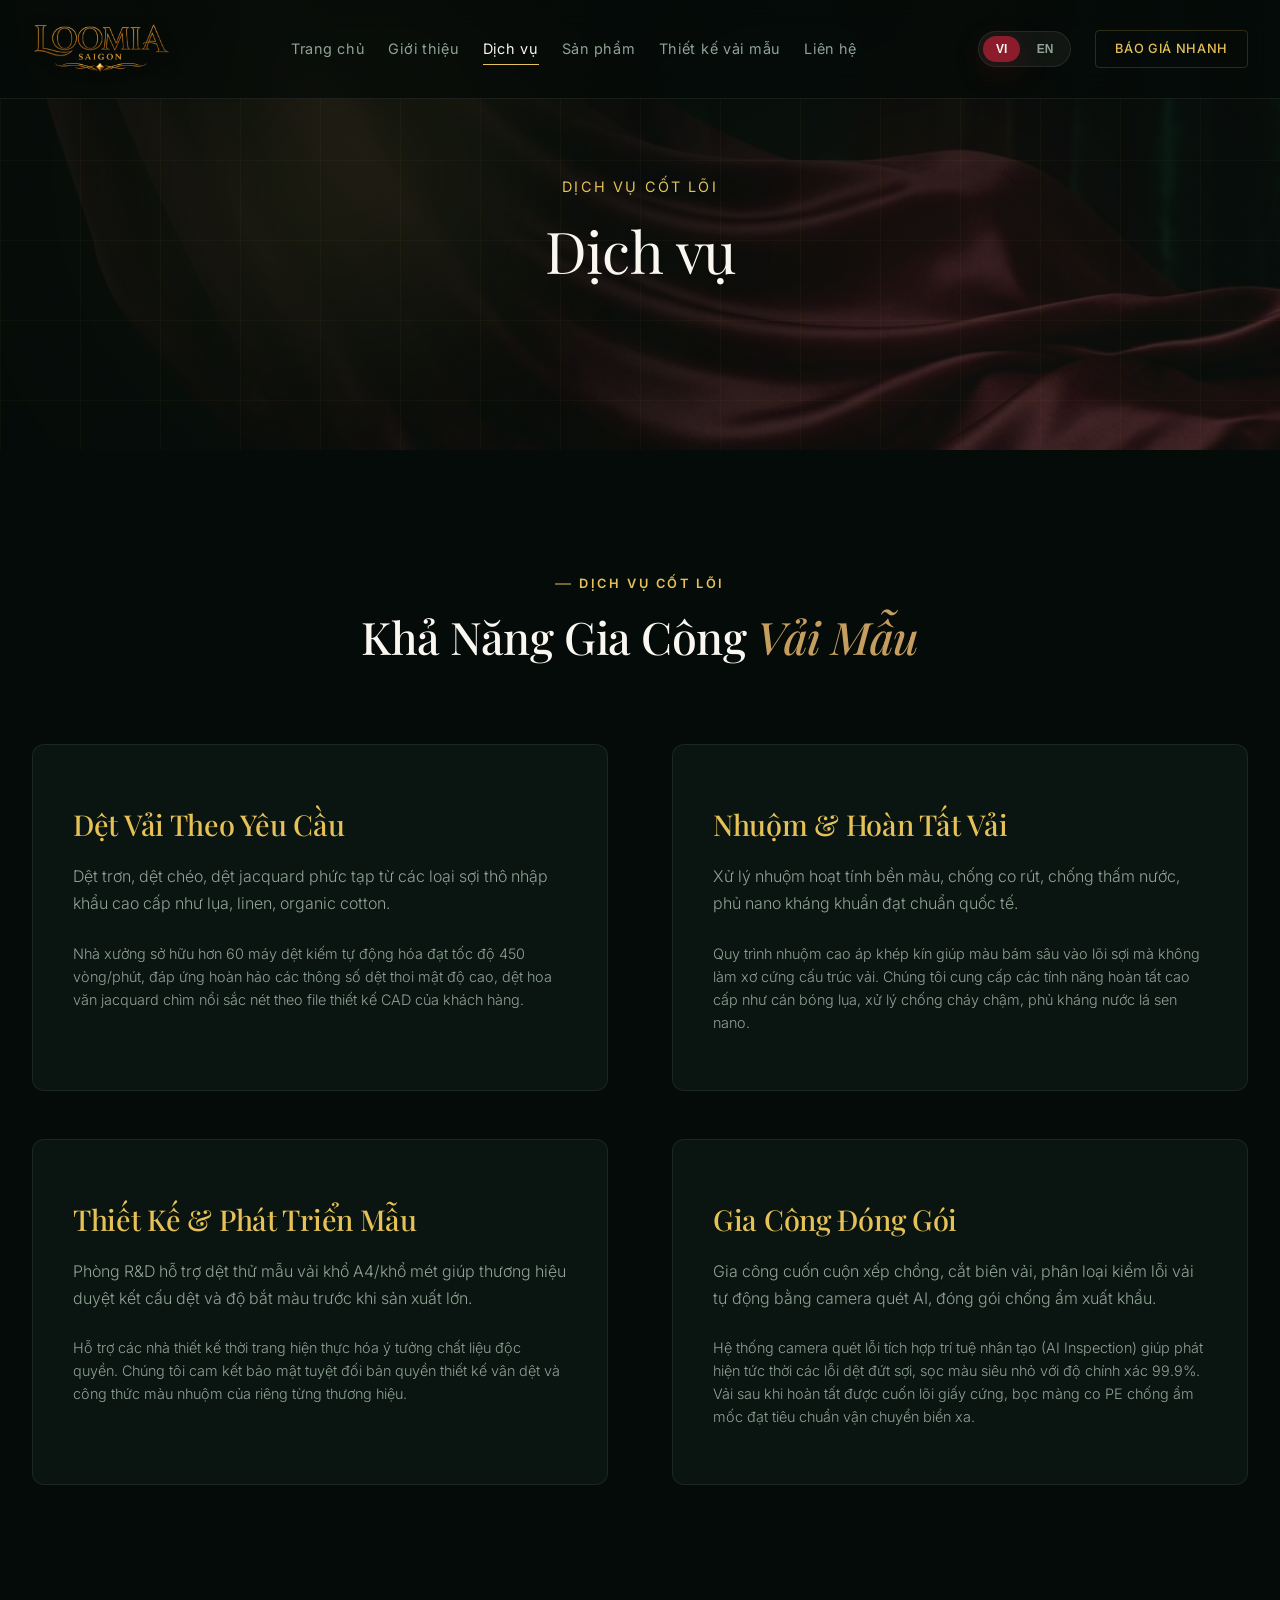
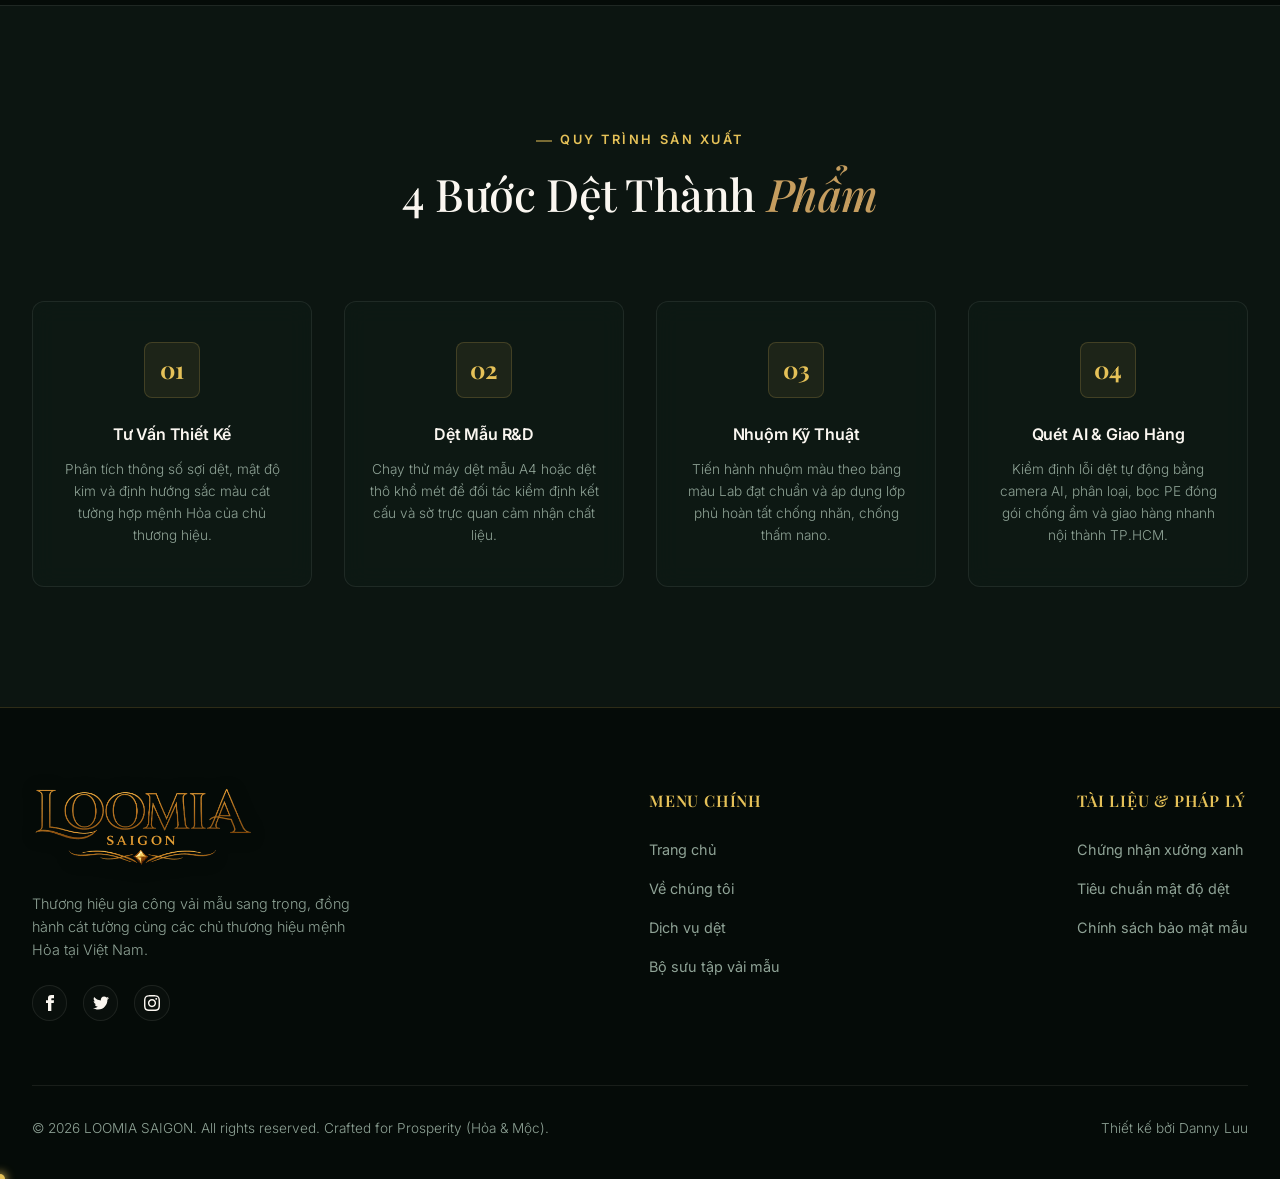
<file: services.html>
<!DOCTYPE html>
<html lang="vi">
<head>
    <meta charset="UTF-8">
    <meta name="viewport" content="width=device-width, initial-scale=1.0">
    <title data-i18n="title_services">Dịch vụ | Loomia Saigon - Dệt nhuộm &amp; Gia công mẫu</title>
    <meta name="description" content="Khám phá các giải pháp dệt vải thô, dệt Jacquard, nhuộm hoàn tất nano, phát triển mẫu vải R&D và quy trình kiểm lỗi dệt bằng công nghệ AI tại Loomia Saigon TP.HCM.">
    <link rel="stylesheet" href="css/style.css">
</head>
<body>

    <!-- ==========================================
       LUXURIOUS PAGE TRANSITION CURTAINS
       ========================================== -->
    <div id="pageTransitionCurtains" class="curtain-overlay">
        <div class="curtain-panel curtain-left"></div>
        <div class="curtain-panel curtain-right"></div>
    </div>

    <!-- ==========================================
       HEADER NAVIGATION (SHARED)
       ========================================== -->
    <header class="header-nav">
        <div class="container header-container">
            <a href="index.html" class="nav-logo"><img src="assets/logo.png" alt="Loomia Saigon" class="logo-img"></a>
            
            <ul class="nav-menu" id="navMenu">
                <li><a href="index.html" class="nav-link" data-i18n="nav_home">Trang chủ</a></li>
                <li><a href="about.html" class="nav-link" data-i18n="nav_about">Giới thiệu</a></li>
                <li><a href="services.html" class="nav-link active" data-i18n="nav_services">Dịch vụ</a></li>
                <li><a href="collection.html" class="nav-link" data-i18n="nav_products">Sản phẩm</a></li>
                <li><a href="configurator.html" class="nav-link" data-i18n="nav_config">Thiết kế vải mẫu</a></li>
                <li><a href="contact.html" class="nav-link" data-i18n="nav_contact">Liên hệ</a></li>
            </ul>

            <div class="nav-controls">
                <div class="lang-switch">
                    <button class="lang-btn active" onclick="switchLanguage('vi')">VI</button>
                    <button class="lang-btn" onclick="switchLanguage('en')">EN</button>
                </div>
                <a href="configurator.html" class="btn btn-secondary" style="padding: 0.5rem 1.2rem; font-size: 0.8rem;" data-i18n="cta_quote">
                    Báo giá nhanh
                </a>
            </div>

            <button class="mobile-nav-toggle" id="mobileNavToggle" aria-label="Toggle Navigation">
                <span></span>
                <span></span>
                <span></span>
            </button>
        </div>
    </header>

    <!-- ==========================================
       SUBPAGE HERO BANNER
       ========================================== -->
    <section class="hero" style="height: 50vh; min-height: 380px; padding-top: 8rem;">
        <div class="floating-orb orb-gold" style="top: 5%; left: 15%;"></div>
        <div class="floating-orb orb-burgundy" style="bottom: 5%; right: 15%;"></div>
        <div class="container hero-content">
            <span class="hero-subtitle" data-i18n="services_tag">Dịch vụ cốt lõi</span>
            <h1 class="hero-title" style="font-size: clamp(2rem, 4.5vw, 3.8rem);" data-i18n="nav_services">Dịch vụ</h1>
        </div>
    </section>

    <!-- ==========================================
       DETAILED SERVICES LIST
       ========================================== -->
    <section class="services" style="background-color: var(--bg-deep);">
        <div class="container">
            <div style="text-align: center; margin-bottom: 5rem;">
                <span class="section-tag" data-i18n="services_tag">Năng lực sản xuất</span>
                <h2 class="section-title" data-i18n="services_subtitle">Khả Năng Gia Công <span>Vải Mẫu</span></h2>
            </div>

            <!-- All 4 cards in ONE grid so rows have equal height -->
            <div class="grid-2" style="row-gap: 3rem;">
                <div class="glass-panel" style="padding: 3.5rem 2.5rem;">
                    <h3 style="font-size: 1.8rem; color: var(--gold-accent); margin-bottom: 1rem;" data-i18n="srv1_title">Dệt Vải Theo Yêu&nbsp;Cầu</h3>
                    <p style="margin-bottom: 1.5rem; line-height: 1.7;" data-i18n="srv1_desc">
                        Dệt trơn, dệt chéo, dệt jacquard phức tạp từ các loại sợi thô nhập khẩu cao cấp như lụa, linen, organic cotton.
                    </p>
                    <p style="font-size: 0.9rem; color: var(--text-muted);" data-i18n="srv1_detail">
                        Nhà xưởng sở hữu hơn 60 máy dệt kiếm tự động hóa đạt tốc độ 450 vòng/phút, đáp ứng hoàn hảo các thông số dệt thoi mật độ cao, dệt hoa văn jacquard chìm nổi sắc nét theo file thiết kế CAD của khách hàng.
                    </p>
                </div>

                <div class="glass-panel" style="padding: 3.5rem 2.5rem;">
                    <h3 style="font-size: 1.8rem; color: var(--gold-accent); margin-bottom: 1rem;" data-i18n="srv2_title">Nhuộm &amp; Hoàn Tất&nbsp;Vải</h3>
                    <p style="margin-bottom: 1.5rem; line-height: 1.7;" data-i18n="srv2_desc">
                        Xử lý nhuộm hoạt tính bền màu, chống co rút, chống thấm nước, phủ nano kháng khuẩn đạt chuẩn quốc tế.
                    </p>
                    <p style="font-size: 0.9rem; color: var(--text-muted);" data-i18n="srv2_detail">
                        Quy trình nhuộm cao áp khép kín giúp màu bám sâu vào lõi sợi mà không làm xơ cứng cấu trúc vải. Chúng tôi cung cấp các tính năng hoàn tất cao cấp như cán bóng lụa, xử lý chống cháy chậm, phủ kháng nước lá sen nano.
                    </p>
                </div>

                <div class="glass-panel" style="padding: 3.5rem 2.5rem;">
                    <h3 style="font-size: 1.8rem; color: var(--gold-accent); margin-bottom: 1rem;" data-i18n="srv3_title">Thiết Kế &amp; Phát Triển&nbsp;Mẫu</h3>
                    <p style="margin-bottom: 1.5rem; line-height: 1.7;" data-i18n="srv3_desc">
                        Phòng R&amp;D hỗ trợ dệt thử mẫu vải khổ A4/khổ mét giúp thương hiệu duyệt kết cấu dệt và độ bắt màu trước khi sản xuất lớn.
                    </p>
                    <p style="font-size: 0.9rem; color: var(--text-muted);" data-i18n="srv3_detail">
                        Hỗ trợ các nhà thiết kế thời trang hiện thực hóa ý tưởng chất liệu độc quyền. Chúng tôi cam kết bảo mật tuyệt đối bản quyền thiết kế vân dệt và công thức màu nhuộm của riêng từng thương hiệu.
                    </p>
                </div>

                <div class="glass-panel" style="padding: 3.5rem 2.5rem;">
                    <h3 style="font-size: 1.8rem; color: var(--gold-accent); margin-bottom: 1rem;" data-i18n="srv4_title">Gia Công Đóng&nbsp;Gói</h3>
                    <p style="margin-bottom: 1.5rem; line-height: 1.7;" data-i18n="srv4_desc">
                        Gia công cuốn cuộn xếp chồng, cắt biên vải, phân loại kiểm lỗi vải tự động bằng camera quét AI, đóng gói chống ẩm xuất khẩu.
                    </p>
                    <p style="font-size: 0.9rem; color: var(--text-muted);" data-i18n="srv4_detail">
                        Hệ thống camera quét lỗi tích hợp trí tuệ nhân tạo (AI Inspection) giúp phát hiện tức thời các lỗi đứt sợi, sọc màu siêu nhỏ với độ chính xác 99.9%. Vải sau khi hoàn tất được cuốn lõi giấy cứng, bọc màng co PE chống ẩm mốc đạt tiêu chuẩn vận chuyển biển xa.
                    </p>
                </div>
            </div>
        </div>
    </section>

    <!-- ==========================================
       WORKFLOW STEP-BY-STEP SECTION
       ========================================== -->
    <section class="services" style="background-color: var(--bg-slate); border-top: 1px solid var(--border-light);">
        <div class="container">
            <div style="text-align: center; margin-bottom: 5rem;">
                <span class="section-tag" data-i18n="srv_flow_tag">Quy trình sản xuất</span>
                <h2 class="section-title" data-i18n="srv_flow_title">4 Bước Dệt Thành <span>Phẩm</span></h2>
            </div>
            
            <div class="grid-4">
                <div class="glass-panel" style="padding: 2.5rem 1.5rem; text-align: center;">
                    <div class="service-icon-box" style="margin: 0 auto 1.5rem auto;">
                        <span style="font-family: var(--font-heading); font-size: 1.5rem; color: var(--gold-accent); font-weight:700;">01</span>
                    </div>
                    <h4 style="margin-bottom: 0.75rem; font-family: var(--font-body); font-weight:600; color: var(--text-light);" data-i18n="srv_step1_title">Tư Vấn Thiết Kế</h4>
                    <p style="font-size: 0.85rem;" data-i18n="srv_step1_desc">Phân tích thông số sợi dệt, mật độ kim và định hướng sắc màu cát tường hợp mệnh Hỏa của chủ thương hiệu.</p>
                </div>
                
                <div class="glass-panel" style="padding: 2.5rem 1.5rem; text-align: center;">
                    <div class="service-icon-box" style="margin: 0 auto 1.5rem auto;">
                        <span style="font-family: var(--font-heading); font-size: 1.5rem; color: var(--gold-accent); font-weight:700;">02</span>
                    </div>
                    <h4 style="margin-bottom: 0.75rem; font-family: var(--font-body); font-weight:600; color: var(--text-light);" data-i18n="srv_step2_title">Dệt Mẫu R&amp;D</h4>
                    <p style="font-size: 0.85rem;" data-i18n="srv_step2_desc">Chạy thử máy dệt mẫu A4 hoặc dệt thô khổ mét để đối tác kiểm định kết cấu và sờ trực quan cảm nhận chất liệu.</p>
                </div>
                
                <div class="glass-panel" style="padding: 2.5rem 1.5rem; text-align: center;">
                    <div class="service-icon-box" style="margin: 0 auto 1.5rem auto;">
                        <span style="font-family: var(--font-heading); font-size: 1.5rem; color: var(--gold-accent); font-weight:700;">03</span>
                    </div>
                    <h4 style="margin-bottom: 0.75rem; font-family: var(--font-body); font-weight:600; color: var(--text-light);" data-i18n="srv_step3_title">Nhuộm Kỹ Thuật</h4>
                    <p style="font-size: 0.85rem;" data-i18n="srv_step3_desc">Tiến hành nhuộm màu theo bảng màu Lab đạt chuẩn và áp dụng lớp phủ hoàn tất chống nhăn, chống thấm nano.</p>
                </div>
                
                <div class="glass-panel" style="padding: 2.5rem 1.5rem; text-align: center;">
                    <div class="service-icon-box" style="margin: 0 auto 1.5rem auto;">
                        <span style="font-family: var(--font-heading); font-size: 1.5rem; color: var(--gold-accent); font-weight:700;">04</span>
                    </div>
                    <h4 style="margin-bottom: 0.75rem; font-family: var(--font-body); font-weight:600; color: var(--text-light);" data-i18n="srv_step4_title">Quét AI &amp; Giao Hàng</h4>
                    <p style="font-size: 0.85rem;" data-i18n="srv_step4_desc">Kiểm định lỗi dệt tự động bằng camera AI, phân loại, bọc PE đóng gói chống ẩm và giao hàng nhanh nội thành TP.HCM.</p>
                </div>
            </div>
        </div>
    </section>

    <!-- ==========================================
       FOOTER SECTION (SHARED)
       ========================================== -->
    <footer class="footer">
        <div class="container">
            <div class="footer-top">
                <div class="footer-brand">
                    <a href="index.html" class="footer-logo"><img src="assets/logo.png" alt="Loomia Saigon" class="logo-img footer-logo-img"></a>
                    <p style="font-size: 0.9rem; margin-bottom: 1.5rem;" data-i18n="foot_desc">
                        Thương hiệu gia công vải mẫu sang trọng, đồng hành cát tường cùng các chủ thương hiệu mệnh Hỏa tại Việt Nam.
                    </p>
                    <div class="social-links">
                        <a href="#" class="social-btn">
                            <svg class="social-btn-svg" viewBox="0 0 24 24"><path d="M9 8h-3v4h3v12h5v-12h3.642l.358-4h-4v-1.667c0-.955.192-1.333 1.115-1.333h2.885v-5h-3.808c-3.596 0-5.192 1.583-5.192 4.615v3.385z"/></svg>
                        </a>
                        <a href="#" class="social-btn">
                            <svg class="social-btn-svg" viewBox="0 0 24 24"><path d="M24 4.557c-.883.392-1.832.656-2.828.775 1.017-.609 1.798-1.574 2.165-2.724-.951.564-2.005.974-3.127 1.195-.897-.957-2.178-1.555-3.594-1.555-3.179 0-5.515 2.966-4.797 6.045-4.091-.205-7.719-2.165-10.148-5.144-1.29 2.213-.669 5.108 1.523 6.574-.806-.026-1.566-.247-2.229-.616-.054 2.281 1.581 4.415 3.949 4.89-.693.188-1.452.232-2.224.084.626 1.956 2.444 3.379 4.6 3.419-2.07 1.623-4.678 2.348-7.29 2.04 2.179 1.397 4.768 2.212 7.548 2.212 9.142 0 14.307-7.721 13.995-14.646.962-.695 1.797-1.562 2.457-2.549z"/></svg>
                        </a>
                        <a href="#" class="social-btn">
                            <svg class="social-btn-svg" viewBox="0 0 24 24"><path d="M12 2.163c3.204 0 3.584.012 4.85.07 3.252.148 4.771 1.691 4.919 4.919.058 1.265.069 1.645.069 4.849 0 3.205-.012 3.584-.069 4.849-.149 3.225-1.664 4.771-4.919 4.919-1.266.058-1.644.07-4.85.07-3.204 0-3.584-.012-4.849-.07-3.26-.149-4.771-1.699-4.919-4.92-.058-1.265-.07-1.644-.07-4.849 0-3.204.013-3.583.07-4.849.149-3.227 1.664-4.771 4.919-4.919 1.266-.057 1.645-.069 4.849-.069zm0-2c-3.259 0-3.667.014-4.947.072-4.358.2-6.78 2.618-6.98 6.98-.059 1.281-.073 1.689-.073 4.948 0 3.259.014 3.668.072 4.948.2 4.358 2.618 6.78 6.98 6.98 1.281.058 1.689.072 4.948.072 3.259 0 3.668-.014 4.948-.072 4.354-.2 6.782-2.618 6.979-6.98.059-1.28.073-1.689.073-4.948 0-3.259-.014-3.667-.072-4.947-.196-4.354-2.617-6.78-6.979-6.98-1.281-.059-1.69-.073-4.949-.073zm0 5.838c-3.403 0-6.162 2.759-6.162 6.162s2.759 6.163 6.162 6.163 6.162-2.759 6.162-6.163c0-3.403-2.759-6.162-6.162-6.162zm0 10.162c-2.209 0-4-1.79-4-4 0-2.209 1.791-4 4-4s4 1.791 4 4c0 2.21-1.791 4-4 4zm6.406-11.845c-.796 0-1.441.645-1.441 1.44s.645 1.44 1.441 1.44c.795 0 1.439-.645 1.439-1.44s-.644-1.44-1.439-1.44z"/></svg>
                        </a>
                    </div>
                </div>

                <div class="footer-links-col">
                    <h5 class="footer-links-title" data-i18n="foot_title_nav">Menu chính</h5>
                    <a href="index.html" class="footer-link" data-i18n="foot_nav_home">Trang chủ</a>
                    <a href="about.html" class="footer-link" data-i18n="foot_nav_about">Về chúng tôi</a>
                    <a href="services.html" class="footer-link" data-i18n="foot_nav_srv">Dịch vụ dệt</a>
                    <a href="collection.html" class="footer-link" data-i18n="foot_nav_coll">Bộ sưu tập vải mẫu</a>
                </div>

                <div class="footer-links-col">
                    <h5 class="footer-links-title" data-i18n="foot_title_doc">Tài liệu &amp; Pháp lý</h5>
                    <a href="#" class="footer-link" data-i18n="foot_doc_cert">Chứng nhận xưởng xanh</a>
                    <a href="#" class="footer-link" data-i18n="foot_doc_spec">Tiêu chuẩn mật độ dệt</a>
                    <a href="#" class="footer-link" data-i18n="foot_doc_policy">Chính sách bảo mật mẫu</a>
                </div>
            </div>

            <div class="footer-bottom">
                <p data-i18n="foot_copy">&copy; 2026 LOOMIA SAIGON. All rights reserved. Crafted for Prosperity (Hỏa &amp; Mộc).</p>
                <p data-i18n="foot_made_by">Thiết kế bởi Danny Luu</p>
            </div>
        </div>
    </footer>

    <!-- JS Script -->
    <script src="js/main.js"></script>
    <script src="js/cursor.js"></script>
</body>
</html>
</file>
<file: css/style.css>
@import url('https://fonts.googleapis.com/css2?family=Inter:wght@300;400;500;600;700&family=Playfair+Display:ital,wght@0,400;0,500;0,600;0,700;1,400&display=swap');

/* ==========================================
   DESIGN SYSTEM & VARIABLES (MỆNH HỎA & MỘC)
   ========================================== */
:root {
    /* Feng Shui Color Palette */
    --bg-deep: #050B08;         /* Lục bảo siêu tối (Mộc - tương sinh Hỏa) */
    --bg-slate: #0C1511;        /* Xanh xô thơm sẫm (Mộc) */
    --bg-card: rgba(15, 27, 22, 0.65); /* Thẻ kính mờ lục bảo */
    --primary-burgundy: #8C1C2B;/* Đỏ rượu vang hoàng gia (Hỏa bản mệnh) */
    --primary-light: #A82E3F;   /* Đỏ sáng hơn cho hover */
    --gold-accent: #E5C158;     /* Vàng Champagne (Hành Kim được Hỏa rèn) */
    --copper-accent: #C59D5F;   /* Đồng cổ ấm áp */
    --text-light: #FAF6F0;      /* Trắng lụa ấm (Warm Linen) */
    --text-muted: #8FA396;      /* Xanh lá nhạt dịu (Soft Leaf) */
    --border-gold: rgba(229, 193, 88, 0.18);
    --border-light: rgba(250, 246, 240, 0.08);

    /* Fonts */
    --font-heading: 'Playfair Display', serif;
    --font-body: 'Inter', sans-serif;

    /* Transitions & Shadows */
    --transition-smooth: all 0.5s cubic-bezier(0.16, 1, 0.3, 1);
    --transition-fast: all 0.25s ease;
    --glow-burgundy: 0 8px 30px rgba(140, 28, 43, 0.25);
    --glow-gold: 0 4px 20px rgba(229, 193, 88, 0.15);
}

/* ==========================================
   GLOBAL RESETS & SETUP
   ========================================== */
* {
    margin: 0;
    padding: 0;
    box-sizing: border-box;
}

html {
    scroll-behavior: smooth;
    font-size: 16px;
    background-color: var(--bg-deep);
    color: var(--text-light);
    font-family: var(--font-body);
    -webkit-font-smoothing: antialiased;
}

body {
    overflow-x: hidden;
    line-height: 1.6;
}

/* Custom Scrollbar */
::-webkit-scrollbar {
    width: 8px;
}
::-webkit-scrollbar-track {
    background: var(--bg-deep);
}
::-webkit-scrollbar-thumb {
    background: var(--bg-slate);
    border-radius: 4px;
    border: 2px solid var(--bg-deep);
}
::-webkit-scrollbar-thumb:hover {
    background: var(--primary-burgundy);
}

/* Typography Utilities */
h1, h2, h3, h4, h5, h6 {
    font-family: var(--font-heading);
    font-weight: 500;
    letter-spacing: -0.01em;
    word-break: keep-all;
    overflow-wrap: break-word;
    text-wrap: balance;
}

p {
    font-weight: 300;
    color: var(--text-muted);
}

a {
    text-decoration: none;
    color: inherit;
    transition: var(--transition-fast);
}

/* ==========================================
   LAYOUTS & CONTAINERS
   ========================================== */
.container {
    width: 100%;
    max-width: 1280px;
    margin: 0 auto;
    padding: 0 2rem;
}

section {
    padding: 7.5rem 0;
    position: relative;
}

.grid-2 {
    display: grid;
    grid-template-columns: repeat(2, 1fr);
    gap: 4rem;
    align-items: stretch;
}

.grid-3 {
    display: grid;
    grid-template-columns: repeat(3, 1fr);
    gap: 2.5rem;
    align-items: stretch;
}

.grid-4 {
    display: grid;
    grid-template-columns: repeat(4, 1fr);
    gap: 2rem;
    align-items: stretch;
}

/* Glassmorphism Panel */
.glass-panel {
    background: var(--bg-card);
    backdrop-filter: blur(12px);
    -webkit-backdrop-filter: blur(12px);
    border: 1px solid var(--border-light);
    border-radius: 12px;
    transition: var(--transition-smooth);
}

.glass-panel:hover {
    border-color: var(--border-gold);
}

/* ==========================================
   BUTTONS & INTERACTIVE ELEMENTS
   ========================================== */
.btn {
    display: inline-flex;
    align-items: center;
    justify-content: center;
    padding: 0.9rem 2.2rem;
    font-size: 0.9rem;
    font-weight: 500;
    letter-spacing: 0.05em;
    text-transform: uppercase;
    border-radius: 4px;
    cursor: pointer;
    transition: var(--transition-smooth);
    position: relative;
    overflow: hidden;
    white-space: nowrap;
}

.btn-primary {
    background-color: var(--primary-burgundy);
    color: var(--text-light);
    border: 1px solid var(--primary-burgundy);
    box-shadow: var(--glow-burgundy);
}

.btn-primary:hover {
    background-color: var(--primary-light);
    border-color: var(--primary-light);
    transform: translateY(-2px);
    box-shadow: 0 12px 35px rgba(168, 46, 63, 0.4);
}

.btn-secondary {
    background-color: transparent;
    color: var(--gold-accent);
    border: 1px solid var(--border-gold);
}

.btn-secondary:hover {
    background-color: rgba(229, 193, 88, 0.05);
    border-color: var(--gold-accent);
    transform: translateY(-2px);
    box-shadow: var(--glow-gold);
}

.btn-icon {
    margin-left: 0.5rem;
    display: inline-block;
    transition: transform 0.3s ease;
}

.btn:hover .btn-icon {
    transform: translateX(4px);
}

/* Section Header Styles */
.section-tag {
    font-family: var(--font-body);
    font-size: 0.8rem;
    font-weight: 600;
    color: var(--gold-accent);
    text-transform: uppercase;
    letter-spacing: 0.2em;
    display: inline-block;
    margin-bottom: 1rem;
    position: relative;
    padding-left: 1.5rem;
}

.section-tag::before {
    content: '';
    position: absolute;
    left: 0;
    top: 50%;
    transform: translateY(-50%);
    width: 1rem;
    height: 1px;
    background-color: var(--gold-accent);
}

.section-title {
    font-size: clamp(2rem, 4vw, 2.8rem);
    line-height: 1.2;
    margin-bottom: 1.5rem;
}

.section-title span {
    color: var(--copper-accent);
    font-style: italic;
}

.section-desc {
    font-size: 1.1rem;
    max-width: 600px;
    margin-bottom: 3rem;
}

/* ==========================================
   NAVIGATION HEADER
   ========================================== */
.header-nav {
    position: fixed;
    top: 0;
    left: 0;
    width: 100%;
    z-index: 1000;
    padding: 1.5rem 0;
    background: rgba(5, 11, 8, 0.7);
    backdrop-filter: blur(15px);
    -webkit-backdrop-filter: blur(15px);
    border-bottom: 1px solid var(--border-light);
    transition: var(--transition-smooth);
}

.header-nav.scrolled {
    padding: 1rem 0;
    background: rgba(5, 11, 8, 0.95);
    border-bottom: 1px solid var(--border-gold);
    box-shadow: 0 4px 30px rgba(0, 0, 0, 0.3);
}

.header-container {
    display: flex;
    justify-content: space-between;
    align-items: center;
    width: 100%;
    gap: 2rem;
}

/* ── LOGO IMAGE ── */
.nav-logo {
    display: inline-flex;
    align-items: center;
    flex-shrink: 0;
    transition: transform 0.3s ease, opacity 0.3s ease;
}

.nav-logo:hover {
    transform: scale(1.04);
    opacity: 0.9;
}

.logo-img {
    height: 50px;
    width: auto;
    object-fit: contain;
    display: block;
    border-radius: 6px;
    filter: drop-shadow(0 1px 6px rgba(0,0,0,0.6));
    transition: filter 0.3s ease;
}

.nav-logo:hover .logo-img {
    filter: drop-shadow(0 2px 10px rgba(229,193,88,0.5));
}

/* Footer logo */
.footer-logo {
    display: inline-flex;
    margin-bottom: 1rem;
    transition: transform 0.3s ease, opacity 0.3s ease;
}

.footer-logo:hover {
    transform: scale(1.04);
    opacity: 0.9;
}

.footer-logo-img {
    height: 80px;
    width: auto;
    object-fit: contain;
    display: block;
    border-radius: 8px;
    filter: drop-shadow(0 2px 8px rgba(0,0,0,0.5));
}

.logo-icon {
    display: none; /* replaced by <img> */
}

.nav-menu {
    display: flex;
    list-style: none;
    gap: clamp(0.8rem, 1.8vw, 2.2rem);
    align-items: center;
}

.nav-link {
    font-size: 0.9rem;
    font-weight: 400;
    letter-spacing: 0.05em;
    color: var(--text-muted);
    position: relative;
    padding: 0.5rem 0;
    white-space: nowrap;
}

.nav-link:hover, .nav-link.active {
    color: var(--text-light);
}

.nav-link::after {
    content: '';
    position: absolute;
    bottom: 0;
    left: 0;
    width: 0;
    height: 1px;
    background-color: var(--gold-accent);
    transition: var(--transition-fast);
}

.nav-link:hover::after, .nav-link.active::after {
    width: 100%;
}

/* Language and CTA Controls */
.nav-controls {
    display: flex;
    align-items: center;
    gap: 1.5rem;
    flex-shrink: 0;
}

.lang-switch {
    background: rgba(250, 246, 240, 0.05);
    border: 1px solid var(--border-light);
    border-radius: 20px;
    padding: 0.25rem;
    display: flex;
    gap: 0.25rem;
}

.lang-btn {
    border: none;
    background: transparent;
    color: var(--text-muted);
    font-size: 0.75rem;
    font-weight: 600;
    padding: 0.35rem 0.8rem;
    border-radius: 15px;
    cursor: pointer;
    transition: var(--transition-fast);
}

.lang-btn.active {
    background-color: var(--primary-burgundy);
    color: var(--text-light);
    box-shadow: var(--glow-burgundy);
}

/* Mobile Nav Toggle */
.mobile-nav-toggle {
    display: none;
    background: none;
    border: none;
    cursor: pointer;
}

.mobile-nav-toggle span {
    display: block;
    width: 25px;
    height: 2px;
    background-color: var(--text-light);
    margin: 5px 0;
    transition: var(--transition-fast);
}

/* ==========================================
   HERO SECTION
   ========================================== */
.hero {
    height: 100vh;
    display: flex;
    align-items: center;
    justify-content: center;
    background: linear-gradient(135deg, rgba(5, 11, 8, 0.95) 40%, rgba(12, 21, 17, 0.6) 100%), 
                url('../assets/hero_fabric.png') center/cover no-repeat;
    position: relative;
    padding-top: 7rem;
    overflow: hidden;
}

/* Abstract overlay lines to simulate looms */
.hero::after {
    content: '';
    position: absolute;
    top: 0;
    left: 0;
    width: 100%;
    height: 100%;
    background: linear-gradient(to right, rgba(229,193,88,0.03) 1px, transparent 1px),
                linear-gradient(to bottom, rgba(229,193,88,0.03) 1px, transparent 1px);
    background-size: 80px 80px;
    pointer-events: none;
}

.hero-content {
    max-width: 1000px;
    text-align: center;
    position: relative;
    z-index: 5;
}

.hero-subtitle {
    font-size: 0.9rem;
    color: var(--gold-accent);
    letter-spacing: 0.15em;
    text-transform: uppercase;
    margin-bottom: 1.2rem;
    margin-top: 2rem;
    display: block;
    animation: fadeInDown 1s ease forwards;
    padding: 0 1rem;
}

.hero-title {
    font-size: clamp(2.2rem, 5.2vw, 4.5rem);
    line-height: 1.15;
    margin-bottom: 2rem;
    font-weight: 400;
    animation: fadeInUp 1s 0.2s ease forwards;
    opacity: 0;
}

.hero-title span {
    color: var(--gold-accent);
    font-family: var(--font-heading);
    font-style: italic;
}

.hero-desc {
    font-size: 1.2rem;
    max-width: 650px;
    margin: 0 auto 3rem auto;
    color: var(--text-muted);
    animation: fadeInUp 1s 0.4s ease forwards;
    opacity: 0;
}

.hero-buttons {
    display: flex;
    gap: 1.5rem;
    justify-content: center;
    animation: fadeInUp 1s 0.6s ease forwards;
    opacity: 0;
}

/* ==========================================
   ABOUT US SECTION
   ========================================== */
.about {
    background-color: var(--bg-slate);
    border-bottom: 1px solid var(--border-light);
}

.about-img-wrapper {
    position: relative;
    border-radius: 12px;
    overflow: hidden;
    height: 520px;
}

.about-img {
    width: 100%;
    height: 100%;
    object-fit: cover;
    transition: var(--transition-smooth);
}

.about-img-wrapper:hover .about-img {
    transform: scale(1.05);
}

/* Absolute floating overlay */
.about-badge {
    position: absolute;
    bottom: 2rem;
    left: 2rem;
    background: rgba(10, 21, 16, 0.85);
    backdrop-filter: blur(10px);
    border: 1px solid var(--border-gold);
    padding: 1.5rem;
    border-radius: 8px;
    display: flex;
    align-items: center;
    gap: 1rem;
    box-shadow: 0 10px 30px rgba(0,0,0,0.5);
    z-index: 5;
}

.badge-number {
    font-family: var(--font-heading);
    font-size: 3rem;
    font-weight: 700;
    color: var(--gold-accent);
    line-height: 1;
}

.badge-text {
    font-size: 0.8rem;
    font-weight: 500;
    text-transform: uppercase;
    letter-spacing: 0.1em;
    color: var(--text-light);
}

.about-highlight-box {
    margin-top: 2rem;
    padding: 1.5rem;
    border-left: 2px solid var(--primary-burgundy);
    background: rgba(140, 28, 43, 0.03);
}

.about-highlight-title {
    color: var(--gold-accent);
    font-size: 1.1rem;
    margin-bottom: 0.5rem;
    font-family: var(--font-body);
    font-weight: 600;
}

/* ==========================================
   SERVICES GRID (3D CARD EFFECT)
   ========================================== */
.services {
    background-color: var(--bg-deep);
}

.service-card {
    padding: 3rem 2rem;
    position: relative;
    overflow: hidden;
    height: 100%;
    display: flex;
    flex-direction: column;
}

.service-icon-box {
    width: 3.5rem;
    height: 3.5rem;
    background: rgba(229, 193, 88, 0.08);
    border-radius: 8px;
    display: flex;
    align-items: center;
    justify-content: center;
    margin-bottom: 2rem;
    border: 1px solid var(--border-gold);
    transition: var(--transition-smooth);
}

.service-icon {
    width: 1.8rem;
    height: 1.8rem;
    stroke: var(--gold-accent);
    fill: none;
    stroke-width: 1.5;
    transition: var(--transition-smooth);
}

.service-card-title {
    font-size: 1.5rem;
    margin-bottom: 1rem;
    color: var(--text-light);
}

.service-card-desc {
    font-size: 0.95rem;
    margin-bottom: 2rem;
}

.service-link {
    margin-top: auto;
    font-size: 0.85rem;
    font-weight: 600;
    color: var(--gold-accent);
    text-transform: uppercase;
    letter-spacing: 0.1em;
    display: inline-flex;
    align-items: center;
    gap: 0.5rem;
}

.service-link-arrow {
    transition: transform 0.3s ease;
}

/* Card hover enhancements */
.service-card:hover {
    transform: translateY(-8px);
    box-shadow: 0 15px 40px rgba(0,0,0,0.4);
}

.service-card:hover .service-icon-box {
    background: var(--primary-burgundy);
    border-color: var(--primary-burgundy);
    box-shadow: var(--glow-burgundy);
}

.service-card:hover .service-icon {
    stroke: var(--text-light);
}

.service-card:hover .service-link .service-link-arrow {
    transform: translateX(5px);
}

/* ==========================================
   FABRIC COLLECTION & FILTERING
   ========================================== */
.collection {
    background-color: var(--bg-slate);
    border-top: 1px solid var(--border-light);
    border-bottom: 1px solid var(--border-light);
}

.filter-bar {
    display: flex;
    justify-content: center;
    gap: 1rem;
    margin-bottom: 4rem;
}

.filter-btn {
    background: transparent;
    border: 1px solid var(--border-light);
    color: var(--text-muted);
    padding: 0.7rem 1.8rem;
    font-size: 0.85rem;
    font-weight: 500;
    letter-spacing: 0.05em;
    text-transform: uppercase;
    cursor: pointer;
    transition: var(--transition-fast);
    border-radius: 4px;
}

.filter-btn:hover, .filter-btn.active {
    border-color: var(--gold-accent);
    color: var(--text-light);
    background-color: rgba(229, 193, 88, 0.03);
}

.collection-grid {
    display: grid;
    grid-template-columns: repeat(3, 1fr);
    gap: 2rem;
}

.fabric-card {
    border-radius: 8px;
    overflow: hidden;
    position: relative;
    height: 400px;
    box-shadow: 0 10px 30px rgba(0,0,0,0.3);
    transition: var(--transition-smooth);
}

.fabric-img-wrapper {
    width: 100%;
    height: 100%;
    position: relative;
}

.fabric-img {
    width: 100%;
    height: 100%;
    object-fit: cover;
    transition: var(--transition-smooth);
}

/* Overlay that slides up on hover */
.fabric-overlay {
    position: absolute;
    bottom: 0;
    left: 0;
    width: 100%;
    height: 100%;
    background: linear-gradient(to top, rgba(5, 11, 8, 0.95) 0%, rgba(12, 21, 17, 0.8) 50%, rgba(12, 21, 17, 0.2) 100%);
    display: flex;
    flex-direction: column;
    justify-content: flex-end;
    padding: 2.5rem 2rem;
    transition: var(--transition-smooth);
    opacity: 0.95;
}

.fabric-card:hover .fabric-overlay {
    background: linear-gradient(to top, rgba(140, 28, 43, 0.98) 0%, rgba(5, 11, 8, 0.9) 100%);
}

.fabric-card:hover .fabric-img {
    transform: scale(1.1);
}

.fabric-type {
    font-size: 0.8rem;
    color: var(--gold-accent);
    text-transform: uppercase;
    letter-spacing: 0.15em;
    margin-bottom: 0.5rem;
}

.fabric-name {
    font-size: 1.8rem;
    color: var(--text-light);
    margin-bottom: 0.75rem;
}

.fabric-specs {
    list-style: none;
    font-size: 0.85rem;
    color: var(--text-muted);
    border-top: 1px solid var(--border-light);
    padding-top: 1rem;
    margin-top: 0.5rem;
    display: flex;
    flex-wrap: wrap;
    gap: 1rem;
    opacity: 0;
    transform: translateY(20px);
    transition: var(--transition-smooth);
}

.fabric-card:hover .fabric-specs {
    opacity: 1;
    transform: translateY(0);
}

.fabric-specs li {
    display: flex;
    align-items: center;
    gap: 0.35rem;
    color: var(--text-light);
}

.fabric-specs li span {
    color: var(--text-muted);
}

/* Detail view modal triggering */
.fabric-cta-btn {
    margin-top: 1.5rem;
    font-size: 0.8rem;
    color: var(--gold-accent);
    font-weight: 600;
    text-transform: uppercase;
    letter-spacing: 0.1em;
    border: none;
    background: transparent;
    cursor: pointer;
    display: inline-flex;
    align-items: center;
    gap: 0.5rem;
    opacity: 0;
    transform: translateY(10px);
    transition: var(--transition-smooth);
    transition-delay: 0.1s;
}

.fabric-card:hover .fabric-cta-btn {
    opacity: 1;
    transform: translateY(0);
}

/* ==========================================
   INTERACTIVE FABRIC CONFIGURATOR
   ========================================== */
.configurator {
    background-color: var(--bg-deep);
}

.configurator-grid {
    display: grid;
    grid-template-columns: 1.2fr 0.8fr;
    gap: 4rem;
}

.config-form-panel {
    padding: 3rem;
}

.config-section {
    margin-bottom: 2.5rem;
}

.config-title {
    font-size: 1.1rem;
    font-family: var(--font-body);
    font-weight: 600;
    text-transform: uppercase;
    letter-spacing: 0.1em;
    margin-bottom: 1.25rem;
    color: var(--gold-accent);
}

/* Swatch Grid */
.swatch-grid {
    display: grid;
    grid-template-columns: repeat(4, 1fr);
    gap: 1rem;
}

.swatch-option {
    border: 1px solid var(--border-light);
    border-radius: 8px;
    padding: 1rem 0.5rem;
    text-align: center;
    cursor: pointer;
    transition: var(--transition-fast);
    background: rgba(250, 246, 240, 0.02);
}

.swatch-option:hover {
    border-color: var(--gold-accent);
    background: rgba(229, 193, 88, 0.02);
}

.swatch-option.active {
    border-color: var(--primary-burgundy);
    background: rgba(140, 28, 43, 0.08);
    box-shadow: 0 0 15px rgba(140, 28, 43, 0.15);
}

.swatch-icon {
    width: 2rem;
    height: 2rem;
    stroke: var(--text-muted);
    fill: none;
    stroke-width: 1.5;
    margin: 0 auto 0.75rem auto;
    display: block;
    transition: var(--transition-fast);
}

.swatch-option.active .swatch-icon {
    stroke: var(--primary-burgundy);
    transform: scale(1.1);
}

.swatch-label {
    font-size: 0.85rem;
    font-weight: 500;
    display: block;
    margin-bottom: 0.25rem;
    color: var(--text-light);
}

.swatch-sub {
    font-size: 0.7rem;
    color: var(--text-muted);
}

/* Color Circles selection */
.color-swatches {
    display: flex;
    flex-wrap: wrap;
    gap: 1.25rem;
}

.color-option {
    width: 2.8rem;
    height: 2.8rem;
    border-radius: 50%;
    cursor: pointer;
    position: relative;
    border: 3px solid var(--bg-slate);
    box-shadow: 0 0 0 1px var(--border-light);
    transition: var(--transition-fast);
}

.color-option:hover {
    transform: scale(1.1);
}

.color-option.active {
    box-shadow: 0 0 0 2px var(--gold-accent);
    transform: scale(1.05);
}

.color-option::after {
    content: attr(data-color-name);
    position: absolute;
    bottom: -1.75rem;
    left: 50%;
    transform: translateX(-50%);
    font-size: 0.65rem;
    color: var(--text-muted);
    white-space: nowrap;
    opacity: 0;
    transition: var(--transition-fast);
}

.color-option:hover::after, .color-option.active::after {
    opacity: 1;
}

/* Slider Style */
.slider-group {
    position: relative;
    margin-top: 1rem;
}

.slider-val-box {
    display: flex;
    justify-content: space-between;
    margin-bottom: 0.75rem;
}

.slider-val {
    font-family: var(--font-heading);
    font-size: 1.3rem;
    color: var(--gold-accent);
    font-weight: 600;
}

.range-slider {
    width: 100%;
    -webkit-appearance: none;
    background: var(--bg-slate);
    height: 6px;
    border-radius: 3px;
    outline: none;
    border: 1px solid var(--border-light);
}

.range-slider::-webkit-slider-thumb {
    -webkit-appearance: none;
    appearance: none;
    width: 18px;
    height: 18px;
    border-radius: 50%;
    background: var(--primary-burgundy);
    border: 2px solid var(--gold-accent);
    cursor: pointer;
    box-shadow: var(--glow-burgundy);
    transition: var(--transition-fast);
}

.range-slider::-webkit-slider-thumb:hover {
    transform: scale(1.2);
}

/* Interactive Preview and Calculations */
.config-result-panel {
    padding: 3rem;
    border-left: 1px solid var(--border-light);
    display: flex;
    flex-direction: column;
    justify-content: space-between;
}

.config-preview-box {
    height: 180px;
    background: var(--bg-slate);
    border-radius: 8px;
    border: 1px dashed var(--border-gold);
    display: flex;
    align-items: center;
    justify-content: center;
    flex-direction: column;
    margin-bottom: 2rem;
    position: relative;
    overflow: hidden;
}

.preview-fabric-weave {
    position: absolute;
    width: 100%;
    height: 100%;
    opacity: 0.15;
    background-size: 30px 30px;
}

.preview-fabric-color {
    width: 60px;
    height: 60px;
    border-radius: 50%;
    border: 3px solid var(--text-light);
    box-shadow: 0 10px 20px rgba(0,0,0,0.4);
    z-index: 2;
    transition: var(--transition-smooth);
}

.preview-name {
    margin-top: 1rem;
    font-size: 1.1rem;
    font-weight: 500;
    z-index: 2;
}

.summary-list {
    list-style: none;
    margin-bottom: 2rem;
}

.summary-item {
    display: flex;
    justify-content: space-between;
    padding: 0.9rem 0;
    border-bottom: 1px solid var(--border-light);
    font-size: 0.95rem;
}

.summary-item span:first-child {
    color: var(--text-muted);
}

.summary-item span:last-child {
    font-weight: 600;
    color: var(--text-light);
}

.total-estimate-box {
    background: rgba(229, 193, 88, 0.03);
    border: 1px solid var(--border-gold);
    border-radius: 8px;
    padding: 1.5rem;
    margin-bottom: 2rem;
    text-align: center;
}

.total-title {
    font-size: 0.8rem;
    text-transform: uppercase;
    color: var(--text-muted);
    letter-spacing: 0.1em;
    margin-bottom: 0.5rem;
}

.total-price {
    font-family: var(--font-heading);
    font-size: 2.2rem;
    color: var(--gold-accent);
    font-weight: 700;
}

/* ==========================================
   SUSTAINABILITY & FACTORY TECHNOLOGY
   ========================================== */
.sustainability {
    background-color: var(--bg-slate);
    border-top: 1px solid var(--border-light);
}

.eco-badges {
    display: flex;
    gap: 1.5rem;
    margin-top: 2rem;
}

.eco-badge-card {
    padding: 1rem;
    border-radius: 6px;
    border: 1px solid var(--border-light);
    background: rgba(250, 246, 240, 0.01);
    display: flex;
    align-items: center;
    gap: 0.75rem;
}

.eco-icon {
    width: 2.5rem;
    height: 2.5rem;
    stroke: var(--gold-accent);
    fill: none;
    stroke-width: 1.5;
}

.eco-badge-title {
    font-size: 0.85rem;
    font-weight: 600;
    text-transform: uppercase;
    color: var(--text-light);
}

.eco-badge-sub {
    font-size: 0.75rem;
    color: var(--text-muted);
}

/* ==========================================
   CONTACT FORM & HCMC MAP REGION
   ========================================== */
.contact {
    background-color: var(--bg-deep);
    border-top: 1px solid var(--border-light);
}

.contact-info-panel {
    display: flex;
    flex-direction: column;
    gap: 2.5rem;
}

.contact-item {
    display: flex;
    gap: 1.5rem;
    align-items: flex-start;
}

.contact-icon-box {
    width: 3rem;
    height: 3rem;
    background: rgba(140, 28, 43, 0.08);
    border: 1px solid rgba(140, 28, 43, 0.2);
    border-radius: 6px;
    display: flex;
    align-items: center;
    justify-content: center;
    flex-shrink: 0;
}

.contact-icon {
    width: 1.5rem;
    height: 1.5rem;
    stroke: var(--primary-burgundy);
    fill: none;
    stroke-width: 1.5;
}

.contact-text-title {
    font-size: 1.1rem;
    font-weight: 600;
    margin-bottom: 0.35rem;
    color: var(--gold-accent);
}

.contact-text-desc {
    font-size: 0.95rem;
    color: var(--text-muted);
}

/* Contact form styles */
.contact-form {
    padding: 3rem;
}

.form-group-row {
    display: grid;
    grid-template-columns: repeat(2, 1fr);
    gap: 1.5rem;
    margin-bottom: 1.5rem;
}

.form-group {
    margin-bottom: 1.5rem;
}

.form-label {
    display: block;
    font-size: 0.85rem;
    font-weight: 500;
    margin-bottom: 0.5rem;
    color: var(--text-light);
}

.form-input {
    width: 100%;
    background: var(--bg-slate);
    border: 1px solid var(--border-light);
    border-radius: 4px;
    padding: 0.9rem 1.2rem;
    color: var(--text-light);
    font-family: var(--font-body);
    font-size: 0.95rem;
    transition: var(--transition-fast);
}

.form-input:focus {
    outline: none;
    border-color: var(--gold-accent);
    box-shadow: 0 0 10px rgba(229, 193, 88, 0.1);
}

textarea.form-input {
    resize: none;
    height: 120px;
}

/* Simulating premium Map block */
.map-embed-wrapper {
    height: 250px;
    border-radius: 8px;
    overflow: hidden;
    position: relative;
    border: 1px solid var(--border-gold);
    box-shadow: var(--glow-gold);
}

.map-placeholder {
    width: 100%;
    height: 100%;
    background: radial-gradient(circle at center, var(--bg-slate) 0%, var(--bg-deep) 100%);
    position: relative;
    overflow: hidden;
}

.map-svg-grid {
    position: absolute;
    top: 0;
    left: 0;
    width: 100%;
    height: 100%;
    opacity: 0.12;
    stroke: var(--gold-accent);
    stroke-width: 0.5;
}

.map-pin {
    position: absolute;
    top: 45%;
    left: 52%;
    transform: translate(-50%, -50%);
    z-index: 5;
    text-align: center;
    cursor: pointer;
}

.map-pin-pulse {
    width: 25px;
    height: 25px;
    background: var(--primary-burgundy);
    border-radius: 50%;
    border: 2px solid var(--gold-accent);
    position: absolute;
    top: 0;
    left: 0;
    animation: mapPulse 2s infinite ease-out;
}

.map-pin-text {
    margin-top: 2rem;
    font-size: 0.75rem;
    font-weight: 600;
    text-transform: uppercase;
    color: var(--gold-accent);
    white-space: nowrap;
    text-shadow: 0 2px 5px rgba(0,0,0,0.8);
}

/* ==========================================
   FOOTER SECTION
   ========================================== */
.footer {
    background-color: var(--bg-deep);
    border-top: 1px solid var(--border-gold);
    padding: 5rem 0 2.5rem 0;
}

.footer-top {
    display: flex;
    justify-content: space-between;
    flex-wrap: wrap;
    gap: 3rem;
    margin-bottom: 4rem;
}

.footer-brand {
    max-width: 320px;
}

.footer-logo {
    display: flex;
    align-items: center;
    gap: 0.75rem;
    font-family: var(--font-heading);
    font-size: 1.8rem;
    font-weight: 700;
    color: var(--text-light);
    margin-bottom: 1.5rem;
}

.footer-logo span {
    color: var(--gold-accent);
}

.footer-links-col {
    display: flex;
    flex-direction: column;
    gap: 1rem;
}

.footer-links-title {
    font-size: 1rem;
    font-weight: 600;
    text-transform: uppercase;
    letter-spacing: 0.05em;
    color: var(--gold-accent);
    margin-bottom: 0.5rem;
}

.footer-link {
    color: var(--text-muted);
    font-size: 0.9rem;
    display: inline-block;
    transition: var(--transition-fast);
}

.footer-link:hover {
    color: var(--text-light);
    transform: translateX(4px);
}

.footer-bottom {
    border-top: 1px solid var(--border-light);
    padding-top: 2rem;
    display: flex;
    justify-content: space-between;
    align-items: center;
    font-size: 0.85rem;
    color: var(--text-muted);
}

/* Social Icons */
.social-links {
    display: flex;
    gap: 1rem;
}

.social-btn {
    width: 2.2rem;
    height: 2.2rem;
    border-radius: 50%;
    background: rgba(250, 246, 240, 0.02);
    border: 1px solid var(--border-light);
    display: flex;
    align-items: center;
    justify-content: center;
    transition: var(--transition-fast);
}

.social-btn:hover {
    background: var(--primary-burgundy);
    border-color: var(--primary-burgundy);
    color: var(--text-light);
    transform: translateY(-3px);
}

.social-btn-svg {
    width: 1rem;
    height: 1rem;
    fill: currentColor;
}

/* ==========================================
   MODALS (PREMIUM PREVIEW WINDOWS)
   ========================================== */
.modal-overlay {
    position: fixed;
    top: 0;
    left: 0;
    width: 100%;
    height: 100%;
    z-index: 10000;
    background: rgba(5, 11, 8, 0.9);
    backdrop-filter: blur(8px);
    display: flex;
    align-items: center;
    justify-content: center;
    opacity: 0;
    pointer-events: none;
    transition: var(--transition-smooth);
}

.modal-overlay.active {
    opacity: 1;
    pointer-events: auto;
}

.modal-content-wrapper {
    width: 90%;
    max-width: 800px;
    transform: scale(0.9);
    transition: var(--transition-smooth);
    position: relative;
    padding: 3rem;
    max-height: 90vh;
    overflow-y: auto;
}

.modal-overlay.active .modal-content-wrapper {
    transform: scale(1);
}

.modal-close-btn {
    position: absolute;
    top: 1.5rem;
    right: 1.5rem;
    background: none;
    border: none;
    cursor: pointer;
}

.modal-close-icon {
    width: 1.5rem;
    height: 1.5rem;
    stroke: var(--text-light);
    fill: none;
    stroke-width: 1.5;
}

/* ==========================================
   KEYFRAME ANIMATIONS
   ========================================== */
@keyframes fadeInDown {
    from {
        opacity: 0;
        transform: translateY(-20px);
    }
    to {
        opacity: 1;
        transform: translateY(0);
    }
}

@keyframes fadeInUp {
    from {
        opacity: 0;
        transform: translateY(30px);
    }
    to {
        opacity: 1;
        transform: translateY(0);
    }
}

@keyframes mapPulse {
    0% {
        transform: scale(0.8);
        opacity: 0.8;
    }
    50% {
        transform: scale(1.8);
        opacity: 0.3;
    }
    100% {
        transform: scale(2.8);
        opacity: 0;
    }
}

/* Scroll Animation classes (Activated by JS IntersectionObserver) */
.reveal {
    opacity: 0;
    transform: translateY(40px);
    transition: opacity 0.8s ease, transform 0.8s cubic-bezier(0.16, 1, 0.3, 1);
}

.reveal.active {
    opacity: 1;
    transform: translateY(0);
}

/* ==========================================
   CONTINUOUS PREMIUM ANIMATIONS
   ========================================== */

/* Button Shimmer Effect */
.btn::after {
    content: '';
    position: absolute;
    top: 0;
    left: -100%;
    width: 50%;
    height: 100%;
    background: linear-gradient(
        to right,
        rgba(255, 255, 255, 0) 0%,
        rgba(255, 255, 255, 0.15) 50%,
        rgba(255, 255, 255, 0) 100%
    );
    transform: skewX(-25deg);
    transition: none;
    pointer-events: none;
}

.btn-primary::after {
    animation: continuousShimmer 4s infinite linear;
}

.btn-secondary::after {
    animation: continuousShimmer 5s infinite linear 2s;
}

@keyframes continuousShimmer {
    0% {
        left: -100%;
    }
    30% {
        left: 200%;
    }
    100% {
        left: 200%;
    }
}



/* Decorative Floating Orbs */
.floating-orb {
    position: absolute;
    width: 300px;
    height: 300px;
    border-radius: 50%;
    pointer-events: none;
    z-index: 1;
    filter: blur(100px);
    opacity: 0.12;
    mix-blend-mode: screen;
}

.orb-burgundy {
    background: var(--primary-burgundy);
    animation: floatOrb1 20s infinite alternate ease-in-out;
}

.orb-gold {
    background: var(--gold-accent);
    animation: floatOrb2 25s infinite alternate ease-in-out;
}

.orb-emerald {
    background: #0f3d26;
    animation: floatOrb3 30s infinite alternate ease-in-out;
}

@keyframes floatOrb1 {
    0% {
        transform: translate(0, 0) scale(1);
    }
    50% {
        transform: translate(100px, 80px) scale(1.2);
    }
    100% {
        transform: translate(-50px, 150px) scale(0.9);
    }
}

@keyframes floatOrb2 {
    0% {
        transform: translate(0, 0) scale(1.1);
    }
    50% {
        transform: translate(-120px, 100px) scale(0.8);
    }
    100% {
        transform: translate(80px, -80px) scale(1.2);
    }
}

@keyframes floatOrb3 {
    0% {
        transform: translate(0, 0) scale(0.9);
    }
    50% {
        transform: translate(80px, -150px) scale(1.1);
    }
    100% {
        transform: translate(-100px, 50px) scale(1.0);
    }
}

/* Pulse glow on service icon boxes */
.service-icon-box {
    animation: pulseBorder 3.5s infinite ease-in-out;
}

.grid-4 .service-card:nth-child(1) .service-icon-box { animation-delay: 0s; }
.grid-4 .service-card:nth-child(2) .service-icon-box { animation-delay: 0.8s; }
.grid-4 .service-card:nth-child(3) .service-icon-box { animation-delay: 1.6s; }
.grid-4 .service-card:nth-child(4) .service-icon-box { animation-delay: 2.4s; }

@keyframes pulseBorder {
    0% {
        border-color: var(--border-gold);
        box-shadow: 0 0 0 0 rgba(229, 193, 88, 0.1);
    }
    50% {
        border-color: var(--gold-accent);
        box-shadow: 0 0 15px 2px rgba(229, 193, 88, 0.22);
    }
    100% {
        border-color: var(--border-gold);
        box-shadow: 0 0 0 0 rgba(229, 193, 88, 0.1);
    }
}

/* Pulse glow on about highlight box */
.about-highlight-box {
    position: relative;
    overflow: hidden;
}

.about-highlight-box::after {
    content: '';
    position: absolute;
    top: 0;
    left: 0;
    width: 100%;
    height: 100%;
    border: 1px solid transparent;
    border-left: 2px solid var(--primary-burgundy);
    animation: pulseHighlight 4s infinite ease-in-out;
    pointer-events: none;
}

@keyframes pulseHighlight {
    0% {
        box-shadow: inset 0 0 0 rgba(140, 28, 43, 0);
    }
    50% {
        box-shadow: inset 10px 0 20px rgba(140, 28, 43, 0.08);
    }
    100% {
        box-shadow: inset 0 0 0 rgba(140, 28, 43, 0);
    }
}

/* ==========================================
   LUXURIOUS PAGE TRANSITION CURTAINS (EUROPEAN NOBILITY STYLE)
   ========================================== */
.curtain-overlay {
    position: fixed;
    top: 0;
    left: 0;
    width: 100vw;
    height: 100vh;
    z-index: 99999;
    pointer-events: none;
    display: flex;
    visibility: visible;
    transition: visibility 0.1s;
}

.curtain-overlay.open {
    visibility: hidden;
    transition-delay: 1.0s;
}

/* Background backing behind the valance */
.valance-backdrop {
    position: absolute;
    top: 0;
    left: 0;
    width: 100vw;
    height: 160px;
    background: linear-gradient(180deg, #100102 0%, #2b0205 100%);
    border-bottom: 2px solid var(--gold-accent);
    z-index: 100000;
    box-shadow: 0 5px 15px rgba(0, 0, 0, 0.5);
    transition: transform 0.9s cubic-bezier(0.77, 0, 0.175, 1);
    transform: translateY(0);
}

/* Horizontal Top Valance (Vòm rèm hoàng gia) */
.curtain-valance {
    position: absolute;
    top: 0;
    left: 0;
    width: 100vw;
    height: 180px;
    overflow: hidden;
    z-index: 100001;
    transition: transform 0.9s cubic-bezier(0.77, 0, 0.175, 1);
    transform: translateY(0);
}

/* 3 Swags (võng rèm hình bán nguyệt) */
.valance-swag {
    position: absolute;
    top: -20px;
    height: 165px;
    background: 
        repeating-linear-gradient(90deg, 
            rgba(0,0,0,0.2) 0px, 
            rgba(0,0,0,0.2) 6px, 
            transparent 6px, 
            transparent 20px
        ),
        linear-gradient(180deg, 
            #05180d 0%, 
            #124027 60%, 
            #082012 90%, 
            #ffe293 100% /* Gold lining border */
        );
    border-radius: 0 0 50% 50% / 0 0 100% 100%;
    border: 2px solid var(--gold-accent);
    border-top: none;
    box-shadow: 0 8px 20px rgba(0,0,0,0.45);
    z-index: 100002;
}

.swag-left {
    left: -5%;
    width: 40%;
}

.swag-right {
    right: -5%;
    width: 40%;
}

.swag-center {
    left: 30%;
    width: 40%;
    height: 180px;
    z-index: 100003; /* Overlaps left and right swags */
}

/* Fringe on swags and cascades */
.valance-swag::after, .valance-cascade::after {
    content: '';
    position: absolute;
    bottom: -6px;
    left: 5%;
    width: 90%;
    height: 8px;
    background: repeating-linear-gradient(90deg, 
        #e5c158 0px, #e5c158 2px, 
        #c59d5f 2px, #c59d5f 4px,
        #8c1c2b 4px, #8c1c2b 5px
    );
    border-radius: 1px;
    box-shadow: 0 2px 4px rgba(0,0,0,0.3);
}

/* Cascades/Jabots (vạt rủ xếp ly ở 2 biên) */
.valance-cascade {
    position: absolute;
    top: 0;
    width: 130px;
    height: 250px;
    background: 
        repeating-linear-gradient(45deg, 
            rgba(0,0,0,0.12) 0px, 
            rgba(0,0,0,0.12) 12px, 
            transparent 12px, 
            transparent 24px
        ),
        linear-gradient(180deg, 
            #05180d 0%, 
            #15472e 80%, 
            #082012 100%
        );
    z-index: 100004;
    filter: drop-shadow(0 10px 15px rgba(0,0,0,0.5));
}

.cascade-left {
    left: 0;
    clip-path: polygon(0 0, 100% 0, 85% 15%, 60% 45%, 75% 55%, 40% 85%, 50% 100%, 0 80%);
    border-right: 2px solid var(--gold-accent);
}

.cascade-right {
    right: 0;
    clip-path: polygon(100% 0, 0 0, 15% 15%, 40% 45%, 25% 55%, 60% 85%, 50% 100%, 100% 80%);
    border-left: 2px solid var(--gold-accent);
}

/* Curtain Panel definition */
.curtain-panel {
    width: 52vw;
    height: 100vh;
    position: absolute;
    top: 0;
    overflow: hidden;
    transition: transform 0.9s cubic-bezier(0.77, 0, 0.175, 1);
    box-shadow: 0 0 50px rgba(0, 0, 0, 0.85);
    z-index: 99999;
}

.curtain-left {
    left: 0;
    /* Aristocratic Muted Velvet Crimson: Deep shades, heavy folded gradients */
    background: 
        linear-gradient(90deg, 
            #080001 0%, 
            #220204 8%, 
            #100001 16%, 
            #2c0205 24%, 
            #140001 32%, 
            #320306 40%, 
            #180001 48%, 
            #380408 56%, 
            #150001 64%, 
            #2c0205 72%, 
            #120001 80%, 
            #220204 88%, 
            #0a0001 96%,
            #030000 100%
        );
    transform: translateX(0);
}

.curtain-right {
    right: 0;
    /* Aristocratic Muted Velvet Crimson: Deep shades, heavy folded gradients */
    background: 
        linear-gradient(270deg, 
            #080001 0%, 
            #220204 8%, 
            #100001 16%, 
            #2c0205 24%, 
            #140001 32%, 
            #320306 40%, 
            #180001 48%, 
            #380408 56%, 
            #150001 64%, 
            #2c0205 72%, 
            #120001 80%, 
            #220204 88%, 
            #0a0001 96%,
            #030000 100%
        );
    transform: translateX(0);
}

/* Emerald Green vertical border with gold braid on inner edges */
.curtain-left::after {
    content: '';
    position: absolute;
    top: 0;
    right: 0;
    width: 80px;
    height: 100%;
    background: 
        repeating-linear-gradient(180deg,
            rgba(229, 193, 88, 0.05) 0px,
            rgba(229, 193, 88, 0.05) 3px,
            transparent 3px,
            transparent 15px
        ),
        linear-gradient(90deg, 
            #05180d 0%, 
            #124027 40%, 
            #1a5234 60%, 
            #05180d 100%
        );
    border-left: 2px solid var(--gold-accent);
    border-right: 4px solid var(--gold-accent);
    box-shadow: -8px 0 20px rgba(0,0,0,0.55);
}

.curtain-right::after {
    content: '';
    position: absolute;
    top: 0;
    left: 0;
    width: 80px;
    height: 100%;
    background: 
        repeating-linear-gradient(180deg,
            rgba(229, 193, 88, 0.05) 0px,
            rgba(229, 193, 88, 0.05) 3px,
            transparent 3px,
            transparent 15px
        ),
        linear-gradient(270deg, 
            #05180d 0%, 
            #124027 40%, 
            #1a5234 60%, 
            #05180d 100%
        );
    border-right: 2px solid var(--gold-accent);
    border-left: 4px solid var(--gold-accent);
    box-shadow: 8px 0 20px rgba(0,0,0,0.55);
}

/* Decorative Gold/Green Tiebacks & Tassels */
.curtain-tieback {
    position: absolute;
    top: 40%;
    width: 40px;
    height: 250px;
    z-index: 100000;
    transition: transform 0.8s cubic-bezier(0.77, 0, 0.175, 1);
    pointer-events: none;
}

.tieback-left {
    left: 60px;
}

.tieback-right {
    right: 60px;
}

/* Tassel braided cord */
.curtain-tieback::before {
    content: '';
    position: absolute;
    top: 0;
    left: 50%;
    transform: translateX(-50%);
    width: 8px;
    height: 90px;
    background: repeating-linear-gradient(45deg,
        #e5c158 0px, #e5c158 4px,
        #05180d 4px, #05180d 8px
    );
    border-radius: 4px;
    box-shadow: 0 4px 8px rgba(0,0,0,0.35);
}

/* Tassel skirt & bell cap */
.curtain-tieback::after {
    content: '';
    position: absolute;
    top: 85px;
    left: 50%;
    transform: translateX(-50%);
    width: 30px;
    height: 120px;
    background: 
        repeating-linear-gradient(90deg, 
            #e5c158 0px, #e5c158 2px, 
            #c59d5f 2px, #c59d5f 4px,
            #05180d 4px, #05180d 5px
        );
    border-radius: 8px 8px 0 0;
    box-shadow: 0 8px 18px rgba(0,0,0,0.4);
    border-top: 6px solid #e5c158;
}

/* Slide open transition states — uses ease-IN so panels accelerate OUT with no slow-end freeze */
.curtain-overlay.open .valance-backdrop {
    transform: translateY(-130%);
    transition: transform 0.85s cubic-bezier(0.55, 0, 1, 0.45);
}

.curtain-overlay.open .curtain-valance {
    transform: translateY(-130%);
    transition: transform 0.85s cubic-bezier(0.55, 0, 1, 0.45);
}

.curtain-overlay.open .curtain-left {
    transform: translateX(-130%);
    transition: transform 0.85s cubic-bezier(0.55, 0, 1, 0.45);
}

.curtain-overlay.open .curtain-right {
    transform: translateX(130%);
    transition: transform 0.85s cubic-bezier(0.55, 0, 1, 0.45);
}

/* ==========================================
   RESPONSIVE DESIGN SYSTEM
   ========================================== */
@media (max-width: 1024px) {
    html {
        font-size: 15px;
    }
    .nav-menu {
        display: none; /* Handled in JS for slide-out on mobile */
    }
    .nav-controls {
        display: none;
    }
    .mobile-nav-toggle {
        display: block;
        margin-left: auto;
    }
    .grid-2, .grid-3, .grid-4, .configurator-grid {
        grid-template-columns: 1fr;
        gap: 3rem;
    }
    .about-img-wrapper {
        height: 400px;
    }
    .config-result-panel {
        border-left: none;
        border-top: 1px solid var(--border-light);
        padding-top: 3rem;
    }
    .hero-title {
        font-size: clamp(2rem, 5vw, 3.2rem);
    }
    .collection-grid {
        grid-template-columns: repeat(2, 1fr);
    }
}

@media (max-width: 768px) {
    .hero-title {
        font-size: clamp(1.8rem, 6vw, 2.5rem);
    }
    .collection-grid {
        grid-template-columns: 1fr;
    }
    .form-group-row {
        grid-template-columns: 1fr;
        gap: 0;
    }
    .contact-form, .config-form-panel, .config-result-panel {
        padding: 1.5rem;
    }
}
</file>
